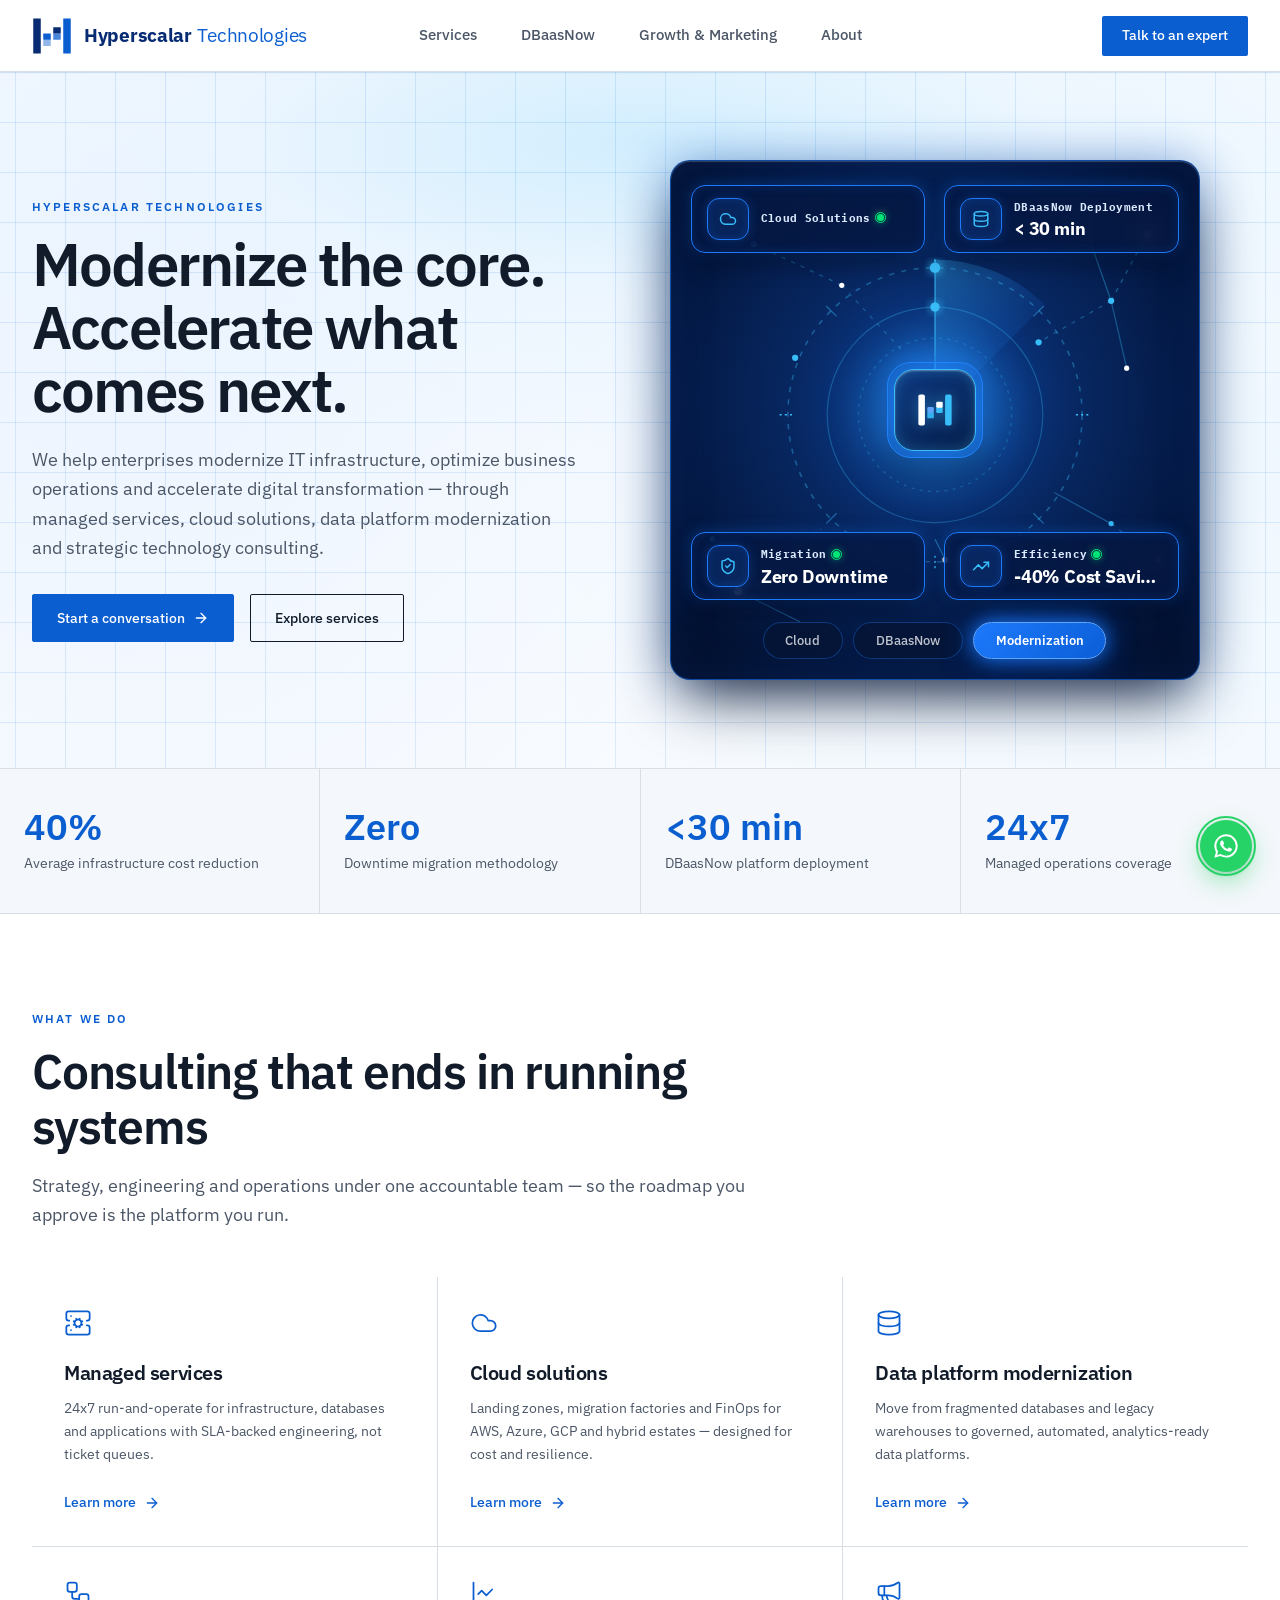
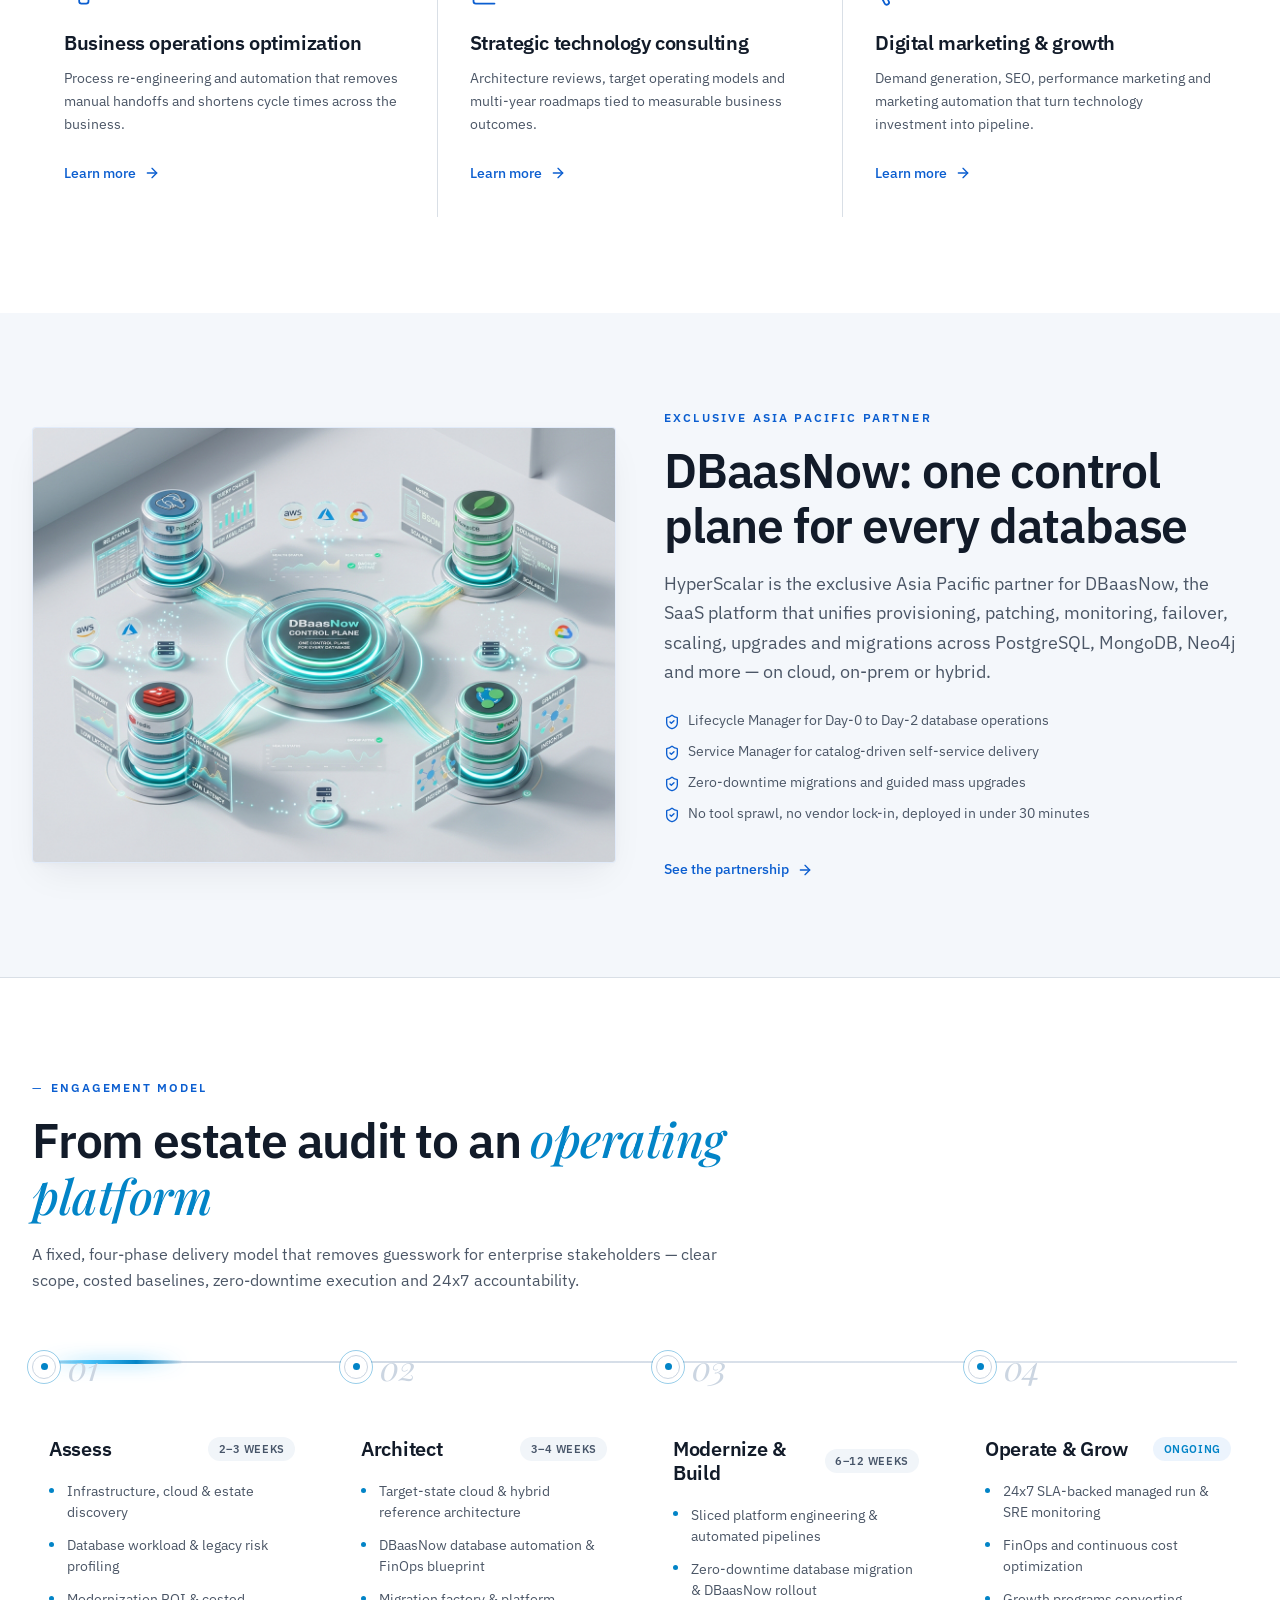
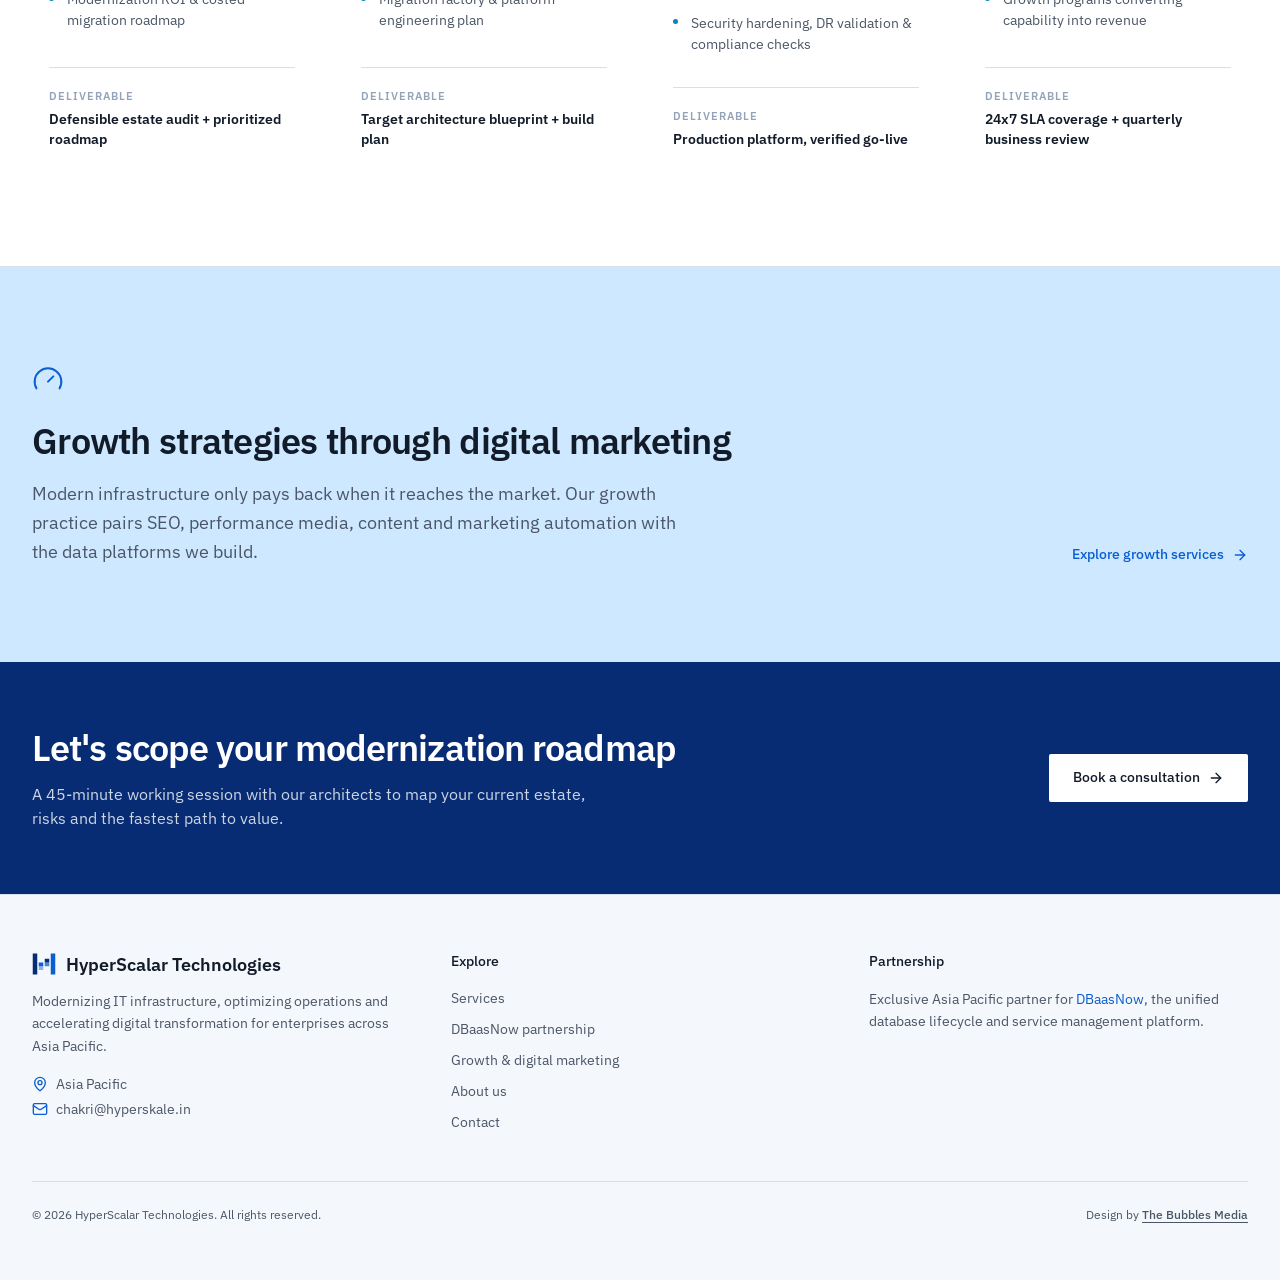
<file: index.html>
<!DOCTYPE html>
<html lang="en">

<head>
  <!-- Google Tag Manager -->
  <script>(function (w, d, s, l, i) {
      w[l] = w[l] || []; w[l].push({
        'gtm.start':
          new Date().getTime(), event: 'gtm.js'
      }); var f = d.getElementsByTagName(s)[0],
        j = d.createElement(s), dl = l != 'dataLayer' ? '&l=' + l : ''; j.async = true; j.src =
          'https://www.googletagmanager.com/gtm.js?id=' + i + dl; f.parentNode.insertBefore(j, f);
    })(window, document, 'script', 'dataLayer', 'GTM-PN576P2M');</script>
  <!-- End Google Tag Manager -->

  <!-- Google tag (gtag.js) -->
  <script async src="https://www.googletagmanager.com/gtag/js?id=G-T5CRFQL74B"></script>
  <script>
    window.dataLayer = window.dataLayer || [];
    function gtag() { dataLayer.push(arguments); }
    gtag('js', new Date());

    gtag('config', 'G-T5CRFQL74B');
  </script>

  <meta charset="utf-8" />
  <meta name="viewport" content="width=device-width, initial-scale=1" />
  <meta name="google-site-verification" content="nQ6vmei-OahR8IhgZ37lwxBaeO1FhGrLLNy7FiWKjac" />
  <title>HyperScalar Technologies — IT Modernization &amp; Digital Transformation</title>
  <meta name="description"
    content="HyperScalar Technologies helps enterprises modernize IT infrastructure, optimize operations and accelerate digital transformation through managed services, cloud, data platforms and strategy." />
  <meta name="author" content="HyperScalar Technologies" />
  <meta name="robots" content="index, follow" />
  <link rel="canonical" href="https://hyperskale.in/" />

  <!-- Open Graph / Facebook -->
  <meta property="og:site_name" content="HyperScalar Technologies" />
  <meta property="og:title" content="HyperScalar Technologies — IT Modernization &amp; Digital Transformation" />
  <meta property="og:description"
    content="HyperScalar Technologies helps enterprises modernize IT infrastructure, optimize operations and accelerate digital transformation through managed services, cloud, data platforms and strategy." />
  <meta property="og:url" content="https://hyperskale.in/" />
  <meta property="og:type" content="website" />
  <meta property="og:image" content="https://hyperskale.in/assets/images/hero.jpg" />

  <!-- Twitter / X -->
  <meta name="twitter:card" content="summary_large_image" />
  <meta name="twitter:title" content="HyperScalar Technologies — IT Modernization &amp; Digital Transformation" />
  <meta name="twitter:description"
    content="HyperScalar Technologies helps enterprises modernize IT infrastructure, optimize operations and accelerate digital transformation through managed services, cloud, data platforms and strategy." />
  <meta name="twitter:image" content="https://hyperskale.in/assets/images/hero.jpg" />

  <!-- Favicon and Manifest -->
  <link rel="icon" href="./favicon.svg" type="image/svg+xml" />
  <link rel="manifest" href="./site.webmanifest" />
  <meta name="theme-color" content="#0b5ed0" />

  <!-- Preconnect & Fonts -->
  <link rel="preconnect" href="https://fonts.googleapis.com" />
  <link rel="preconnect" href="https://fonts.gstatic.com" crossorigin="anonymous" />
  <link
    href="https://fonts.googleapis.com/css2?family=IBM+Plex+Sans:wght@400;500;600;700&amp;family=IBM+Plex+Mono:wght@400;500&amp;family=Playfair+Display:ital,wght@1,500;1,600&amp;display=swap"
    rel="stylesheet" />

  <!-- Preload Critical Hero Image -->
  <link rel="preload" as="image" href="./assets/images/hero.jpg" />

  <!-- Stylesheets -->
  <link rel="stylesheet" href="./assets/css/bootstrap.min.css" />
  <link rel="stylesheet" href="./assets/css/style.css?v=logo_3" />
  <link rel="stylesheet" href="./assets/css/responsive.css" />

  <!-- Structured Data JSON-LD (AEO & GEO optimized) -->
  <script type="application/ld+json">
  {
    "@context": "https://schema.org",
    "@graph": [
      {
        "@type": "Organization",
        "@id": "https://hyperskale.in/#organization",
        "name": "HyperScalar Technologies",
        "url": "https://hyperskale.in/",
        "logo": "https://hyperskale.in/favicon.svg",
        "description": "Enterprise IT modernization, managed services, cloud, data platform modernization and digital growth consulting.",
        "areaServed": "Asia Pacific",
        "contactPoint": {
          "@type": "ContactPoint",
          "email": "chakri@hyperskale.in",
          "contactType": "sales",
          "areaServed": "APAC",
          "availableLanguage": "English"
        }
      },
      {
        "@type": "WebSite",
        "@id": "https://hyperskale.in/#website",
        "url": "https://hyperskale.in/",
        "name": "HyperScalar Technologies",
        "publisher": {
          "@id": "https://hyperskale.in/#organization"
        }
      },
      {
        "@type": "WebPage",
        "@id": "https://hyperskale.in/#webpage",
        "url": "https://hyperskale.in/",
        "name": "HyperScalar Technologies — IT Modernization & Digital Transformation",
        "description": "HyperScalar Technologies helps enterprises modernize IT infrastructure, optimize operations and accelerate digital transformation through managed services, cloud, data platforms and strategy.",
        "isPartOf": {
          "@id": "https://hyperskale.in/#website"
        },
        "about": {
          "@id": "https://hyperskale.in/#organization"
        }
      }
    ]
  }
  </script>
</head>

<body>
  <!-- Google Tag Manager (noscript) -->
  <noscript><iframe src="https://www.googletagmanager.com/ns.html?id=GTM-PN576P2M" height="0" width="0"
      style="display:none;visibility:hidden"></iframe></noscript>
  <!-- End Google Tag Manager (noscript) -->

  <!-- Header -->
  <header class="site-header">
    <div class="site-container">
      <a class="brand-logo-link" href="/" aria-label="Hyperscalar Technologies">
        <svg viewBox="0 0 32 32" width="40" height="40" style="width:40px;height:40px;flex-shrink:0;" class="logo-svg"
          role="img" aria-label="Hyperscalar Technologies" xmlns="http://www.w3.org/2000/svg">
          <rect x="1" y="2" width="6" height="28" fill="#072c73" class="fill-brand-deep"></rect>
          <rect x="25" y="2" width="6" height="28" fill="#0b5ed0" class="fill-brand"></rect>
          <rect x="9" y="19" width="6" height="5" fill="#0b5ed0" class="fill-brand" opacity="0.45"></rect>
          <rect x="17" y="14" width="6" height="5" fill="#0b5ed0" class="fill-brand" opacity="0.75"></rect>
          <rect x="9" y="14" width="6" height="5" fill="#0b5ed0" class="fill-brand"></rect>
          <rect x="17" y="9" width="6" height="5" fill="#072c73" class="fill-brand-deep"></rect>
        </svg>
        <span class="brand-name">
          <span class="brand-name-deep">Hyperscalar</span>
          <span class="brand-name-brand">Technologies</span>
        </span>
      </a>
      <nav class="desktop-nav" aria-label="Main Navigation">
        <a href="/services" class="nav-link-custom">Services</a>
        <a href="/dbaasnow" class="nav-link-custom">DBaasNow</a>
        <a href="/growth" class="nav-link-custom">Growth &amp; Marketing</a>
        <a href="/about" class="nav-link-custom">About</a>
      </nav>
      <div class="header-cta-wrapper">
        <a href="/contact" class="btn-header-cta">Talk to an expert</a>
      </div>
      <button type="button" aria-label="Toggle navigation" aria-expanded="false" class="mobile-nav-toggle">
        <svg xmlns="http://www.w3.org/2000/svg" width="24" height="24" viewBox="0 0 24 24" fill="none"
          stroke="currentColor" stroke-width="2" stroke-linecap="round" stroke-linejoin="round"
          class="lucide lucide-menu" style="width:20px;height:20px;" aria-hidden="true">
          <path d="M4 5h16"></path>
          <path d="M4 12h16"></path>
          <path d="M4 19h16"></path>
        </svg>
      </button>
    </div>
  </header>

  <!-- Mobile Navigation Drawer -->
  <div class="mobile-menu-overlay" aria-hidden="true"></div>
  <div class="mobile-menu-drawer" aria-hidden="true" role="dialog" aria-modal="true" aria-label="Mobile Navigation">
    <nav class="mobile-nav-list">
      <a href="/services" class="mobile-nav-link">Services</a>
      <a href="/dbaasnow" class="mobile-nav-link">DBaasNow</a>
      <a href="/growth" class="mobile-nav-link">Growth &amp; Marketing</a>
      <a href="/about" class="mobile-nav-link">About</a>
    </nav>
    <div class="mobile-menu-cta">
      <a href="/contact" class="btn-brand-primary w-100">Talk to an expert</a>
    </div>
  </div>

  <!-- Main Content -->
  <main>
    <!-- Hero Section -->
    <section class="hero-section">
      <div class="site-container hero-inner-grid">
        <div>
          <p class="section-tag">HyperScalar Technologies</p>
          <h1 class="hero-heading">Modernize the core.<br />Accelerate what comes next.</h1>
          <p class="mt-4 lead-text" style="max-width: 36rem;">We help enterprises modernize IT infrastructure, optimize
            business operations and accelerate digital transformation — through managed services, cloud solutions, data
            platform modernization and strategic technology consulting.</p>
          <div class="mt-4 d-flex flex-wrap gap-3 pt-2">
            <a href="/contact" class="btn-brand-primary">Start a conversation <svg xmlns="http://www.w3.org/2000/svg"
                width="16" height="16" viewBox="0 0 24 24" fill="none" stroke="currentColor" stroke-width="2"
                stroke-linecap="round" stroke-linejoin="round" class="lucide lucide-arrow-right" aria-hidden="true">
                <path d="M5 12h14"></path>
                <path d="m12 5 7 7-7 7"></path>
              </svg></a>
            <a href="/services" class="btn-outline-ink">Explore services</a>
          </div>
        </div>
        <!-- Cybernetic Architecture & Cloud Modernization Visualizer (Matches Picture 1) -->
        <div class="cyber-hero-card" role="region"
          aria-label="HyperScalar Technologies Modernization Architecture & DBaasNow Engine Visualizer">
          <!-- Background SVG Graphics: Constellation Nodes + Radar Circles + Orbital Beacons -->
          <div class="cyber-card-bg" aria-hidden="true">
            <svg class="cyber-bg-svg" viewBox="0 0 500 500" fill="none" xmlns="http://www.w3.org/2000/svg">
              <!-- Radial Gradients & Glow Filters -->
              <defs>
                <radialGradient id="centerGlow" cx="50%" cy="48%" r="50%">
                  <stop offset="0%" stop-color="#1d7afc" stop-opacity="0.65" />
                  <stop offset="35%" stop-color="#0d47a1" stop-opacity="0.35" />
                  <stop offset="70%" stop-color="#082860" stop-opacity="0.15" />
                  <stop offset="100%" stop-color="#041436" stop-opacity="0" />
                </radialGradient>
                <linearGradient id="radarSweepGrad" x1="0%" y1="0%" x2="100%" y2="100%">
                  <stop offset="0%" stop-color="#38bdf8" stop-opacity="0.35" />
                  <stop offset="70%" stop-color="#1d7afc" stop-opacity="0.08" />
                  <stop offset="100%" stop-color="#1d7afc" stop-opacity="0" />
                </linearGradient>
                <filter id="neonGlow" x="-30%" y="-30%" width="160%" height="160%">
                  <feGaussianBlur stdDeviation="3.5" result="blur" />
                  <feComposite in="SourceGraphic" in2="blur" operator="over" />
                </filter>
                <filter id="beaconGlow" x="-50%" y="-50%" width="200%" height="200%">
                  <feGaussianBlur stdDeviation="4.5" result="blur" />
                  <feComposite in="SourceGraphic" in2="blur" operator="over" />
                </filter>
              </defs>

              <!-- Central Ambient Glow Spot -->
              <circle cx="250" cy="245" r="195" fill="url(#centerGlow)" class="cyber-ambient-glow" />

              <!-- Constellation Lines & Mesh Network with data streaming -->
              <!-- Top-Left Links -->
              <line x1="75" y1="80" x2="160" y2="120" stroke="rgba(56, 189, 248, 0.35)" stroke-width="1.2"
                class="cyber-stream-line" />
              <line x1="160" y1="120" x2="220" y2="185" stroke="rgba(56, 189, 248, 0.3)" stroke-width="1.2"
                class="cyber-stream-line" />

              <!-- Top-Right Constellation Triangles (Matching Picture 2) -->
              <line x1="390" y1="50" x2="455" y2="70" stroke="rgba(56, 189, 248, 0.4)" stroke-width="1.2"
                class="cyber-stream-line" />
              <line x1="455" y1="70" x2="420" y2="135" stroke="rgba(56, 189, 248, 0.4)" stroke-width="1.2"
                class="cyber-stream-line" />
              <line x1="390" y1="50" x2="420" y2="135" stroke="rgba(56, 189, 248, 0.4)" stroke-width="1.2" />
              <line x1="420" y1="135" x2="350" y2="175" stroke="rgba(56, 189, 248, 0.35)" stroke-width="1.2"
                class="cyber-stream-line" />
              <line x1="420" y1="135" x2="435" y2="200" stroke="rgba(56, 189, 248, 0.35)" stroke-width="1.2" />

              <!-- Bottom-Left Constellation Mesh -->
              <line x1="35" y1="365" x2="60" y2="415" stroke="rgba(56, 189, 248, 0.4)" stroke-width="1.2"
                class="cyber-stream-line" />
              <line x1="60" y1="415" x2="90" y2="405" stroke="rgba(56, 189, 248, 0.45)" stroke-width="1.2" />
              <line x1="90" y1="405" x2="140" y2="355" stroke="rgba(56, 189, 248, 0.35)" stroke-width="1.2"
                class="cyber-stream-line" />
              <line x1="60" y1="415" x2="120" y2="445" stroke="rgba(56, 189, 248, 0.35)" stroke-width="1.2" />

              <!-- Bottom-Right Constellation Mesh -->
              <line x1="420" y1="350" x2="465" y2="385" stroke="rgba(56, 189, 248, 0.35)" stroke-width="1.2"
                class="cyber-stream-line" />
              <line x1="365" y1="320" x2="420" y2="350" stroke="rgba(56, 189, 248, 0.35)" stroke-width="1.2" />
              <line x1="250" y1="365" x2="260" y2="385" stroke="rgba(56, 189, 248, 0.45)" stroke-width="1.2" />

              <!-- Glowing Constellation Star Nodes -->
              <circle cx="75" cy="80" r="3" fill="#38bdf8" class="star-twinkle-1" />
              <circle cx="160" cy="120" r="2.5" fill="#ffffff" class="star-twinkle-2" />
              <circle cx="390" cy="50" r="3" fill="#38bdf8" class="star-twinkle-1" />
              <circle cx="455" cy="70" r="4" fill="#ffffff" filter="url(#beaconGlow)" class="star-twinkle-3" />
              <circle cx="420" cy="135" r="3" fill="#38bdf8" class="star-twinkle-2" />
              <circle cx="435" cy="200" r="2.5" fill="#ffffff" class="star-twinkle-1" />
              <circle cx="350" cy="175" r="3" fill="#38bdf8" class="star-twinkle-2" />
              <circle cx="115" cy="190" r="3" fill="#38bdf8" class="star-twinkle-3" />
              <circle cx="35" cy="365" r="2.5" fill="#38bdf8" class="star-twinkle-1" />
              <circle cx="60" cy="415" r="4" fill="#ffffff" filter="url(#beaconGlow)" class="star-twinkle-3" />
              <circle cx="90" cy="405" r="3" fill="#38bdf8" class="star-twinkle-2" />
              <circle cx="260" cy="385" r="3" fill="#ffffff" class="star-twinkle-1" />
              <circle cx="420" cy="350" r="2.5" fill="#38bdf8" class="star-twinkle-2" />
              <circle cx="465" cy="385" r="3" fill="#ffffff" class="star-twinkle-3" />

              <!-- Concentric Radar / Orbital Rings centered at (250, 245) -->
              <!-- Mid Subtle Static Reference Ring -->
              <circle cx="250" cy="245" r="104" stroke="rgba(56, 189, 248, 0.3)" stroke-width="1.2" />

              <!-- Animated Outer Rotating Radar Group -->
              <g class="cyber-radar-outer-group">
                <circle cx="250" cy="245" r="142" stroke="rgba(56, 189, 248, 0.38)" stroke-width="1.5"
                  stroke-dasharray="5 7" />
                <!-- Radiating Axis Ticks on Outer Ring -->
                <line x1="250" y1="95" x2="250" y2="109" stroke="#38bdf8" stroke-width="1.5" stroke-dasharray="2 3" />
                <line x1="250" y1="381" x2="250" y2="395" stroke="#38bdf8" stroke-width="1.5" stroke-dasharray="2 3" />
                <line x1="100" y1="245" x2="114" y2="245" stroke="#38bdf8" stroke-width="1.5" stroke-dasharray="2 3" />
                <line x1="386" y1="245" x2="400" y2="245" stroke="#38bdf8" stroke-width="1.5" stroke-dasharray="2 3" />
                <!-- Diagonal Ticks (45, 135, 225, 315 deg) -->
                <line x1="145" y1="140" x2="155" y2="150" stroke="rgba(56, 189, 248, 0.45)" stroke-width="1.2" />
                <line x1="345" y1="150" x2="355" y2="140" stroke="rgba(56, 189, 248, 0.45)" stroke-width="1.2" />
                <line x1="145" y1="350" x2="155" y2="340" stroke="rgba(56, 189, 248, 0.45)" stroke-width="1.2" />
                <line x1="345" y1="340" x2="355" y2="350" stroke="rgba(56, 189, 248, 0.45)" stroke-width="1.2" />
              </g>

              <!-- Animated Inner Rotating Orbit Group (Counter-Rotation) -->
              <g class="cyber-radar-inner-group">
                <circle cx="250" cy="245" r="74" stroke="rgba(56, 189, 248, 0.28)" stroke-width="1.2"
                  stroke-dasharray="3 5" />
              </g>

              <!-- Rotating Radar Scanner Sweep Beam -->
              <g class="cyber-radar-scanner">
                <path d="M250 245 L250 95 A150 150 0 0 1 356 139 Z" fill="url(#radarSweepGrad)" />
                <line x1="250" y1="245" x2="250" y2="95" stroke="#38bdf8" stroke-width="1.5" opacity="0.65" />
              </g>

              <!-- Orbital Glowing Beacons Group (At 12 O'Clock, Exactly Matching Picture 2) -->
              <g class="cyber-beacons-orbit-group">
                <circle cx="250" cy="103" r="5" fill="#38bdf8" filter="url(#beaconGlow)" class="orbital-beacon-outer" />
                <circle cx="250" cy="141" r="4.5" fill="#38bdf8" filter="url(#beaconGlow)"
                  class="orbital-beacon-inner" />
              </g>
            </svg>
          </div>

          <!-- Top Floating Metric Cards Row (Cloud Core & DBaasNow Engine) -->
          <div class="cyber-cards-row cyber-row-top">
            <!-- Card 1: Top-Left (Cloud Core) -->
            <div class="cyber-metric-card" id="cardCloud" data-card="cloud">
              <div class="card-icon-box">
                <svg xmlns="http://www.w3.org/2000/svg" width="18" height="18" viewBox="0 0 24 24" fill="none"
                  stroke="currentColor" stroke-width="2" stroke-linecap="round" stroke-linejoin="round"
                  class="lucide lucide-cloud">
                  <path d="M17.5 19H9a7 7 0 1 1 6.71-9h1.79a4.5 4.5 0 1 1 0 9Z" />
                </svg>
              </div>
              <div class="card-content">
                <div class="card-label-row">
                  <span class="card-label">Cloud Solutions</span>
                  <span class="card-live-dot" aria-hidden="true"></span>
                </div>
                <!-- <div class="card-value">99.999% SLA</div> -->
              </div>
            </div>

            <!-- Card 2: Top-Right (DBaasNow Engine) -->
            <div class="cyber-metric-card" id="cardDbaas" data-card="dbaas">
              <div class="card-icon-box">
                <svg xmlns="http://www.w3.org/2000/svg" width="18" height="18" viewBox="0 0 24 24" fill="none"
                  stroke="currentColor" stroke-width="2" stroke-linecap="round" stroke-linejoin="round"
                  class="lucide lucide-database">
                  <ellipse cx="12" cy="5" rx="9" ry="3" />
                  <path d="M3 5v14c0 1.66 4 3 9 3s9-1.34 9-3V5" />
                  <path d="M3 12c0 1.66 4 3 9 3s9-1.34 9-3" />
                </svg>
              </div>
              <div class="card-content">
                <div class="card-label-row">
                  <span class="card-label">DBaasNow Deployment</span>
                </div>
                <div class="card-value">&lt; 30 min</div>
              </div>
            </div>
          </div>

          <!-- Central Core Node: HyperScalar Logo Badge (Matches Picture 1) -->
          <div class="cyber-center-badge" aria-label="HyperScalar Technologies Engine Core">
            <div class="badge-halo" aria-hidden="true"></div>
            <div class="badge-outer-frame">
              <div class="badge-inner-glass">
                <svg viewBox="0 0 32 32" width="38" height="38" fill="none" xmlns="http://www.w3.org/2000/svg"
                  class="badge-logo-svg" role="img" aria-label="HyperScalar Logo">
                  <!-- White Left Bar -->
                  <rect x="2" y="3" width="5.5" height="26" rx="1.5" fill="#ffffff" />
                  <!-- Sky Blue Right Bar -->
                  <rect x="24.5" y="3" width="5.5" height="26" rx="1.5" fill="#38bdf8" />
                  <!-- Stepped Center Segments matching Picture 1 -->
                  <rect x="9.5" y="18" width="5.5" height="5" rx="1" fill="#38bdf8" opacity="0.9" />
                  <rect x="17" y="13.5" width="5.5" height="5" rx="1" fill="#38bdf8" />
                  <rect x="9.5" y="13.5" width="5.5" height="5" rx="1" fill="#60a5fa" />
                  <rect x="17" y="9" width="5.5" height="5" rx="1" fill="#ffffff" />
                </svg>
              </div>
            </div>
          </div>

          <!-- Bottom Floating Metric Cards Row (Migration & Efficiency) -->
          <div class="cyber-cards-row cyber-row-bottom">
            <!-- Card 3: Bottom-Left (Migration) -->
            <div class="cyber-metric-card" id="cardMigration" data-card="migration">
              <div class="card-icon-box">
                <svg xmlns="http://www.w3.org/2000/svg" width="18" height="18" viewBox="0 0 24 24" fill="none"
                  stroke="currentColor" stroke-width="2" stroke-linecap="round" stroke-linejoin="round"
                  class="lucide lucide-shield-check">
                  <path
                    d="M20 13c0 5-3.5 7.5-7.66 8.95a1 1 0 0 1-.67-.01C7.5 20.5 4 18 4 13V6a1 1 0 0 1 1-1c2 0 4.5-1.2 6.24-2.72a1.17 1.17 0 0 1 1.52 0C14.5 4.8 17 6 19 6a1 1 0 0 1 1 1z" />
                  <path d="m9 12 2 2 4-4" />
                </svg>
              </div>
              <div class="card-content">
                <div class="card-label-row">
                  <span class="card-label">Migration</span>
                  <span class="card-live-dot" aria-hidden="true"></span>
                </div>
                <div class="card-value">Zero Downtime</div>
              </div>
            </div>

            <!-- Card 4: Bottom-Right (Efficiency) -->
            <div class="cyber-metric-card" id="cardEfficiency" data-card="efficiency">
              <div class="card-icon-box">
                <svg xmlns="http://www.w3.org/2000/svg" width="18" height="18" viewBox="0 0 24 24" fill="none"
                  stroke="currentColor" stroke-width="2" stroke-linecap="round" stroke-linejoin="round"
                  class="lucide lucide-trending-up">
                  <polyline points="22 7 13.5 15.5 8.5 10.5 2 17" />
                  <polyline points="16 7 22 7 22 13" />
                </svg>
              </div>
              <div class="card-content">
                <div class="card-label-row">
                  <span class="card-label">Efficiency</span>
                  <span class="card-live-dot" aria-hidden="true"></span>
                </div>
                <div class="card-value">-40% Cost Savings</div>
              </div>
            </div>
          </div>

          <!-- Bottom Pill Switcher / Perspectives Bar -->
          <div class="cyber-tabs-bar" role="tablist" aria-label="Modernization Perspectives">
            <button type="button" class="cyber-tab-pill" data-mode="cloud" role="tab" aria-selected="false">
              Cloud
            </button>
            <button type="button" class="cyber-tab-pill" data-mode="dbaas" role="tab" aria-selected="false">
              DBaasNow
            </button>
            <button type="button" class="cyber-tab-pill active" data-mode="modernization" role="tab"
              aria-selected="true">
              Modernization
            </button>
          </div>
        </div>
      </div>
    </section>

    <!-- Stats Bar -->
    <section class="stats-section">
      <div class="site-container p-0">
        <div class="stats-grid">
          <div class="stat-item">
            <p class="stat-number" data-stat-target="40%">40%</p>
            <p class="stat-label">Average infrastructure cost reduction</p>
          </div>
          <div class="stat-item">
            <p class="stat-number" data-stat-target="Zero">Zero</p>
            <p class="stat-label">Downtime migration methodology</p>
          </div>
          <div class="stat-item">
            <p class="stat-number" data-stat-target="<30 min">&lt;30 min</p>
            <p class="stat-label">DBaasNow platform deployment</p>
          </div>
          <div class="stat-item">
            <p class="stat-number" data-stat-target="24x7">24x7</p>
            <p class="stat-label">Managed operations coverage</p>
          </div>
        </div>
      </div>
    </section>

    <!-- Services Grid (What we do) -->
    <section class="bg-background section-padding">
      <div class="site-container">
        <div style="max-width: 48rem;">
          <p class="section-tag">What we do</p>
          <h2 class="section-heading-large">Consulting that ends in running systems</h2>
          <p class="mt-3 lead-text">Strategy, engineering and operations under one accountable team — so the roadmap you
            approve is the platform you run.</p>
        </div>
        <div class="mt-5 border-card-grid-3">
          <!-- 1. Managed services -->
          <article class="service-card">
            <svg xmlns="http://www.w3.org/2000/svg" width="28" height="28" viewBox="0 0 24 24" fill="none"
              stroke="currentColor" stroke-width="1.5" stroke-linecap="round" stroke-linejoin="round"
              class="lucide lucide-server-cog text-brand" aria-hidden="true">
              <path d="m10.852 14.772-.383.923"></path>
              <path d="M13.148 14.772a3 3 0 1 0-2.296-5.544l-.383-.923"></path>
              <path d="m13.148 9.228.383-.923"></path>
              <path d="m13.53 15.696-.382-.924a3 3 0 1 1-2.296-5.544"></path>
              <path d="m14.772 10.852.923-.383"></path>
              <path d="m14.772 13.148.923.383"></path>
              <path d="M4.5 10H4a2 2 0 0 1-2-2V4a2 2 0 0 1 2-2h16a2 2 0 0 1 2 2v4a2 2 0 0 1-2 2h-.5"></path>
              <path d="M4.5 14H4a2 2 0 0 0-2 2v4a2 2 0 0 0 2 2h16a2 2 0 0 0 2-2v-4a2 2 0 0 0-2-2h-.5"></path>
              <path d="M6 18h.01"></path>
              <path d="M6 6h.01"></path>
              <path d="m9.228 10.852-.923-.383"></path>
              <path d="m9.228 13.148-.923.383"></path>
            </svg>
            <h3 class="card-title">Managed services</h3>
            <p class="card-text">24x7 run-and-operate for infrastructure, databases and applications with SLA-backed
              engineering, not ticket queues.</p>
            <div class="card-action">
              <a href="/services" class="link-arrow">Learn more<svg xmlns="http://www.w3.org/2000/svg" width="16"
                  height="16" viewBox="0 0 24 24" fill="none" stroke="currentColor" stroke-width="2"
                  stroke-linecap="round" stroke-linejoin="round" class="lucide lucide-arrow-right" aria-hidden="true">
                  <path d="M5 12h14"></path>
                  <path d="m12 5 7 7-7 7"></path>
                </svg></a>
            </div>
          </article>

          <!-- 2. Cloud solutions -->
          <article class="service-card">
            <svg xmlns="http://www.w3.org/2000/svg" width="28" height="28" viewBox="0 0 24 24" fill="none"
              stroke="currentColor" stroke-width="1.5" stroke-linecap="round" stroke-linejoin="round"
              class="lucide lucide-cloud text-brand" aria-hidden="true">
              <path d="M17.5 19H9a7 7 0 1 1 6.71-9h1.79a4.5 4.5 0 1 1 0 9Z"></path>
            </svg>
            <h3 class="card-title">Cloud solutions</h3>
            <p class="card-text">Landing zones, migration factories and FinOps for AWS, Azure, GCP and hybrid estates —
              designed for cost and resilience.</p>
            <div class="card-action">
              <a href="/services" class="link-arrow">Learn more<svg xmlns="http://www.w3.org/2000/svg" width="16"
                  height="16" viewBox="0 0 24 24" fill="none" stroke="currentColor" stroke-width="2"
                  stroke-linecap="round" stroke-linejoin="round" class="lucide lucide-arrow-right" aria-hidden="true">
                  <path d="M5 12h14"></path>
                  <path d="m12 5 7 7-7 7"></path>
                </svg></a>
            </div>
          </article>

          <!-- 3. Data platform modernization -->
          <article class="service-card">
            <svg xmlns="http://www.w3.org/2000/svg" width="28" height="28" viewBox="0 0 24 24" fill="none"
              stroke="currentColor" stroke-width="1.5" stroke-linecap="round" stroke-linejoin="round"
              class="lucide lucide-database text-brand" aria-hidden="true">
              <ellipse cx="12" cy="5" rx="9" ry="3"></ellipse>
              <path d="M3 5V19A9 3 0 0 0 21 19V5"></path>
              <path d="M3 12A9 3 0 0 0 21 12"></path>
            </svg>
            <h3 class="card-title">Data platform modernization</h3>
            <p class="card-text">Move from fragmented databases and legacy warehouses to governed, automated,
              analytics-ready data platforms.</p>
            <div class="card-action">
              <a href="/services" class="link-arrow">Learn more<svg xmlns="http://www.w3.org/2000/svg" width="16"
                  height="16" viewBox="0 0 24 24" fill="none" stroke="currentColor" stroke-width="2"
                  stroke-linecap="round" stroke-linejoin="round" class="lucide lucide-arrow-right" aria-hidden="true">
                  <path d="M5 12h14"></path>
                  <path d="m12 5 7 7-7 7"></path>
                </svg></a>
            </div>
          </article>

          <!-- 4. Business operations optimization -->
          <article class="service-card">
            <svg xmlns="http://www.w3.org/2000/svg" width="28" height="28" viewBox="0 0 24 24" fill="none"
              stroke="currentColor" stroke-width="1.5" stroke-linecap="round" stroke-linejoin="round"
              class="lucide lucide-workflow text-brand" aria-hidden="true">
              <rect width="8" height="8" x="3" y="3" rx="2"></rect>
              <path d="M7 11v4a2 2 0 0 0 2 2h4"></path>
              <rect width="8" height="8" x="13" y="13" rx="2"></rect>
            </svg>
            <h3 class="card-title">Business operations optimization</h3>
            <p class="card-text">Process re-engineering and automation that removes manual handoffs and shortens cycle
              times across the business.</p>
            <div class="card-action">
              <a href="/services" class="link-arrow">Learn more<svg xmlns="http://www.w3.org/2000/svg" width="16"
                  height="16" viewBox="0 0 24 24" fill="none" stroke="currentColor" stroke-width="2"
                  stroke-linecap="round" stroke-linejoin="round" class="lucide lucide-arrow-right" aria-hidden="true">
                  <path d="M5 12h14"></path>
                  <path d="m12 5 7 7-7 7"></path>
                </svg></a>
            </div>
          </article>

          <!-- 5. Strategic technology consulting -->
          <article class="service-card">
            <svg xmlns="http://www.w3.org/2000/svg" width="28" height="28" viewBox="0 0 24 24" fill="none"
              stroke="currentColor" stroke-width="1.5" stroke-linecap="round" stroke-linejoin="round"
              class="lucide lucide-chart-line text-brand" aria-hidden="true">
              <path d="M3 3v16a2 2 0 0 0 2 2h16"></path>
              <path d="m19 9-5 5-4-4-3 3"></path>
            </svg>
            <h3 class="card-title">Strategic technology consulting</h3>
            <p class="card-text">Architecture reviews, target operating models and multi-year roadmaps tied to
              measurable business outcomes.</p>
            <div class="card-action">
              <a href="/services" class="link-arrow">Learn more<svg xmlns="http://www.w3.org/2000/svg" width="16"
                  height="16" viewBox="0 0 24 24" fill="none" stroke="currentColor" stroke-width="2"
                  stroke-linecap="round" stroke-linejoin="round" class="lucide lucide-arrow-right" aria-hidden="true">
                  <path d="M5 12h14"></path>
                  <path d="m12 5 7 7-7 7"></path>
                </svg></a>
            </div>
          </article>

          <!-- 6. Digital marketing & growth -->
          <article class="service-card">
            <svg xmlns="http://www.w3.org/2000/svg" width="28" height="28" viewBox="0 0 24 24" fill="none"
              stroke="currentColor" stroke-width="1.5" stroke-linecap="round" stroke-linejoin="round"
              class="lucide lucide-megaphone text-brand" aria-hidden="true">
              <path
                d="M11 6a13 13 0 0 0 8.4-2.8A1 1 0 0 1 21 4v12a1 1 0 0 1-1.6.8A13 13 0 0 0 11 14H5a2 2 0 0 1-2-2V8a2 2 0 0 1 2-2z">
              </path>
              <path d="M6 14a12 12 0 0 0 2.4 7.2 2 2 0 0 0 3.2-2.4A8 8 0 0 1 10 14"></path>
              <path d="M8 6v8"></path>
            </svg>
            <h3 class="card-title">Digital marketing &amp; growth</h3>
            <p class="card-text">Demand generation, SEO, performance marketing and marketing automation that turn
              technology investment into pipeline.</p>
            <div class="card-action">
              <a href="/services" class="link-arrow">Learn more<svg xmlns="http://www.w3.org/2000/svg" width="16"
                  height="16" viewBox="0 0 24 24" fill="none" stroke="currentColor" stroke-width="2"
                  stroke-linecap="round" stroke-linejoin="round" class="lucide lucide-arrow-right" aria-hidden="true">
                  <path d="M5 12h14"></path>
                  <path d="m12 5 7 7-7 7"></path>
                </svg></a>
            </div>
          </article>
        </div>
      </div>
    </section>

    <!-- DBaasNow Section -->
    <section class="bg-surface section-padding">
      <div class="site-container">
        <div class="row align-items-center g-5">
          <div class="col-lg-6">
            <img src="./assets/images/dbaasnow-architecture.jpg"
              alt="DBaasNow unified multi-cloud database control plane and lifecycle management architecture"
              width="1400" height="1000" loading="lazy" class="w-100 object-fit-cover dbaasnow-feature-img" />
          </div>
          <div class="col-lg-6">
            <p class="section-tag">Exclusive Asia Pacific partner</p>
            <h2 class="section-heading-large">DBaasNow: one control plane for every database</h2>
            <p class="mt-3 lead-text">HyperScalar is the exclusive Asia Pacific partner for DBaasNow, the SaaS platform
              that unifies provisioning, patching, monitoring, failover, scaling, upgrades and migrations across
              PostgreSQL, MongoDB, Neo4j and more — on cloud, on-prem or hybrid.</p>
            <ul class="mt-4 service-bullet-list">
              <li class="d-flex align-items-start gap-2">
                <svg xmlns="http://www.w3.org/2000/svg" width="16" height="16" viewBox="0 0 24 24" fill="none"
                  stroke="currentColor" stroke-width="2" stroke-linecap="round" stroke-linejoin="round"
                  class="lucide lucide-shield-check text-brand flex-shrink-0 mt-1" aria-hidden="true">
                  <path
                    d="M20 13c0 5-3.5 7.5-7.66 8.95a1 1 0 0 1-.67-.01C7.5 20.5 4 18 4 13V6a1 1 0 0 1 1-1c2 0 4.5-1.2 6.24-2.72a1.17 1.17 0 0 1 1.52 0C14.51 3.81 17 5 19 5a1 1 0 0 1 1 1z">
                  </path>
                  <path d="m9 12 2 2 4-4"></path>
                </svg>
                <span>Lifecycle Manager for Day-0 to Day-2 database operations</span>
              </li>
              <li class="d-flex align-items-start gap-2">
                <svg xmlns="http://www.w3.org/2000/svg" width="16" height="16" viewBox="0 0 24 24" fill="none"
                  stroke="currentColor" stroke-width="2" stroke-linecap="round" stroke-linejoin="round"
                  class="lucide lucide-shield-check text-brand flex-shrink-0 mt-1" aria-hidden="true">
                  <path
                    d="M20 13c0 5-3.5 7.5-7.66 8.95a1 1 0 0 1-.67-.01C7.5 20.5 4 18 4 13V6a1 1 0 0 1 1-1c2 0 4.5-1.2 6.24-2.72a1.17 1.17 0 0 1 1.52 0C14.51 3.81 17 5 19 5a1 1 0 0 1 1 1z">
                  </path>
                  <path d="m9 12 2 2 4-4"></path>
                </svg>
                <span>Service Manager for catalog-driven self-service delivery</span>
              </li>
              <li class="d-flex align-items-start gap-2">
                <svg xmlns="http://www.w3.org/2000/svg" width="16" height="16" viewBox="0 0 24 24" fill="none"
                  stroke="currentColor" stroke-width="2" stroke-linecap="round" stroke-linejoin="round"
                  class="lucide lucide-shield-check text-brand flex-shrink-0 mt-1" aria-hidden="true">
                  <path
                    d="M20 13c0 5-3.5 7.5-7.66 8.95a1 1 0 0 1-.67-.01C7.5 20.5 4 18 4 13V6a1 1 0 0 1 1-1c2 0 4.5-1.2 6.24-2.72a1.17 1.17 0 0 1 1.52 0C14.51 3.81 17 5 19 5a1 1 0 0 1 1 1z">
                  </path>
                  <path d="m9 12 2 2 4-4"></path>
                </svg>
                <span>Zero-downtime migrations and guided mass upgrades</span>
              </li>
              <li class="d-flex align-items-start gap-2">
                <svg xmlns="http://www.w3.org/2000/svg" width="16" height="16" viewBox="0 0 24 24" fill="none"
                  stroke="currentColor" stroke-width="2" stroke-linecap="round" stroke-linejoin="round"
                  class="lucide lucide-shield-check text-brand flex-shrink-0 mt-1" aria-hidden="true">
                  <path
                    d="M20 13c0 5-3.5 7.5-7.66 8.95a1 1 0 0 1-.67-.01C7.5 20.5 4 18 4 13V6a1 1 0 0 1 1-1c2 0 4.5-1.2 6.24-2.72a1.17 1.17 0 0 1 1.52 0C14.51 3.81 17 5 19 5a1 1 0 0 1 1 1z">
                  </path>
                  <path d="m9 12 2 2 4-4"></path>
                </svg>
                <span>No tool sprawl, no vendor lock-in, deployed in under 30 minutes</span>
              </li>
            </ul>
            <div class="mt-4 pt-2">
              <a href="/dbaasnow" class="link-arrow">See the partnership<svg xmlns="http://www.w3.org/2000/svg"
                  width="16" height="16" viewBox="0 0 24 24" fill="none" stroke="currentColor" stroke-width="2"
                  stroke-linecap="round" stroke-linejoin="round" class="lucide lucide-arrow-right" aria-hidden="true">
                  <path d="M5 12h14"></path>
                  <path d="m12 5 7 7-7 7"></path>
                </svg></a>
            </div>
          </div>
        </div>
      </div>
    </section>

    <!-- Engagement Model Section (Matches Reference Image) -->
    <section class="engagement-section section-padding bg-background">
      <div class="site-container">
        <!-- Header -->
        <div class="engagement-header">
          <p class="engagement-tag">
            <span class="tag-dash" aria-hidden="true">—</span> ENGAGEMENT MODEL
          </p>
          <h2 class="engagement-heading">
            From estate audit to an <span class="heading-serif-italic">operating platform</span>
          </h2>
          <p class="engagement-lead">
            A fixed, four-phase delivery model that removes guesswork for enterprise stakeholders — clear scope, costed
            baselines, zero-downtime execution and 24x7 accountability.
          </p>
        </div>

        <!-- 4-Phase Timeline Grid -->
        <div class="engagement-timeline-wrapper">
          <!-- Desktop Horizontal Timeline Track & Nodes -->
          <div class="engagement-timeline-track" aria-hidden="true">
            <div class="timeline-node" data-step="1">
              <span class="timeline-dot"><span class="dot-core"></span></span>
              <span class="timeline-watermark">01</span>
            </div>
            <div class="timeline-node" data-step="2">
              <span class="timeline-dot"><span class="dot-core"></span></span>
              <span class="timeline-watermark">02</span>
            </div>
            <div class="timeline-node" data-step="3">
              <span class="timeline-dot"><span class="dot-core"></span></span>
              <span class="timeline-watermark">03</span>
            </div>
            <div class="timeline-node" data-step="4">
              <span class="timeline-dot"><span class="dot-core"></span></span>
              <span class="timeline-watermark">04</span>
            </div>
          </div>

          <!-- 4 Phase Cards Grid -->
          <div class="engagement-grid">
            <!-- Phase 1: Assess -->
            <div class="engagement-phase-card" data-step="1">
              <div class="phase-header">
                <div class="d-flex align-items-center gap-2">
                  <span class="phase-step-tag d-lg-none" aria-hidden="true">01</span>
                  <h3 class="phase-title">Assess</h3>
                </div>
                <span class="phase-badge">2–3 WEEKS</span>
              </div>
              <ul class="phase-bullets">
                <li>Infrastructure, cloud &amp; estate discovery</li>
                <li>Database workload &amp; legacy risk profiling</li>
                <li>Modernization ROI &amp; costed migration roadmap</li>
              </ul>
              <div class="phase-deliverable">
                <span class="deliverable-label">DELIVERABLE</span>
                <p class="deliverable-text">Defensible estate audit + prioritized roadmap</p>
              </div>
            </div>

            <!-- Phase 2: Architect -->
            <div class="engagement-phase-card" data-step="2">
              <div class="phase-header">
                <div class="d-flex align-items-center gap-2">
                  <span class="phase-step-tag d-lg-none" aria-hidden="true">02</span>
                  <h3 class="phase-title">Architect</h3>
                </div>
                <span class="phase-badge">3–4 WEEKS</span>
              </div>
              <ul class="phase-bullets">
                <li>Target-state cloud &amp; hybrid reference architecture</li>
                <li>DBaasNow database automation &amp; FinOps blueprint</li>
                <li>Migration factory &amp; platform engineering plan</li>
              </ul>
              <div class="phase-deliverable">
                <span class="deliverable-label">DELIVERABLE</span>
                <p class="deliverable-text">Target architecture blueprint + build plan</p>
              </div>
            </div>

            <!-- Phase 3: Modernize & Build -->
            <div class="engagement-phase-card" data-step="3">
              <div class="phase-header">
                <div class="d-flex align-items-center gap-2">
                  <span class="phase-step-tag d-lg-none" aria-hidden="true">03</span>
                  <h3 class="phase-title">Modernize &amp; Build</h3>
                </div>
                <span class="phase-badge">6–12 WEEKS</span>
              </div>
              <ul class="phase-bullets">
                <li>Sliced platform engineering &amp; automated pipelines</li>
                <li>Zero-downtime database migration &amp; DBaasNow rollout</li>
                <li>Security hardening, DR validation &amp; compliance checks</li>
              </ul>
              <div class="phase-deliverable">
                <span class="deliverable-label">DELIVERABLE</span>
                <p class="deliverable-text">Production platform, verified go-live</p>
              </div>
            </div>

            <!-- Phase 4: Operate & Grow -->
            <div class="engagement-phase-card" data-step="4">
              <div class="phase-header">
                <div class="d-flex align-items-center gap-2">
                  <span class="phase-step-tag d-lg-none" aria-hidden="true">04</span>
                  <h3 class="phase-title">Operate &amp; Grow</h3>
                </div>
                <span class="phase-badge phase-badge-ongoing">ONGOING</span>
              </div>
              <ul class="phase-bullets">
                <li>24x7 SLA-backed managed run &amp; SRE monitoring</li>
                <li>FinOps and continuous cost optimization</li>
                <li>Growth programs converting capability into revenue</li>
              </ul>
              <div class="phase-deliverable">
                <span class="deliverable-label">DELIVERABLE</span>
                <p class="deliverable-text">24x7 SLA coverage + quarterly business review</p>
              </div>
            </div>
          </div>
        </div>
      </div>
    </section>

    <!-- Growth strategies section -->
    <section class="bg-brand-soft section-padding">
      <div class="site-container">
        <div class="row align-items-end g-4">
          <div class="col-lg-8">
            <svg xmlns="http://www.w3.org/2000/svg" width="32" height="32" viewBox="0 0 24 24" fill="none"
              stroke="currentColor" stroke-width="1.5" stroke-linecap="round" stroke-linejoin="round"
              class="lucide lucide-gauge text-brand" aria-hidden="true">
              <path d="m12 14 4-4"></path>
              <path d="M3.34 19a10 10 0 1 1 17.32 0"></path>
            </svg>
            <h2 class="mt-4 section-heading-medium">Growth strategies through digital marketing</h2>
            <p class="mt-3 lead-text" style="max-width: 42rem;">Modern infrastructure only pays back when it reaches the
              market. Our growth practice pairs SEO, performance media, content and marketing automation with the data
              platforms we build.</p>
          </div>
          <div class="col-lg-4 text-lg-end">
            <a href="/growth" class="link-arrow">Explore growth services<svg xmlns="http://www.w3.org/2000/svg"
                width="16" height="16" viewBox="0 0 24 24" fill="none" stroke="currentColor" stroke-width="2"
                stroke-linecap="round" stroke-linejoin="round" class="lucide lucide-arrow-right" aria-hidden="true">
                <path d="M5 12h14"></path>
                <path d="m12 5 7 7-7 7"></path>
              </svg></a>
          </div>
        </div>
      </div>
    </section>

    <!-- Roadmap CTA Banner -->
    <section class="cta-banner-section">
      <div class="site-container">
        <div class="cta-banner-content">
          <div>
            <h2 class="cta-banner-title">Let&#x27;s scope your modernization roadmap</h2>
            <p class="cta-banner-desc">A 45-minute working session with our architects to map your current estate, risks
              and the fastest path to value.</p>
          </div>
          <a href="/contact" class="btn-banner-action">Book a consultation <svg xmlns="http://www.w3.org/2000/svg"
              width="16" height="16" viewBox="0 0 24 24" fill="none" stroke="currentColor" stroke-width="2"
              stroke-linecap="round" stroke-linejoin="round" class="lucide lucide-arrow-right" aria-hidden="true">
              <path d="M5 12h14"></path>
              <path d="m12 5 7 7-7 7"></path>
            </svg></a>
        </div>
      </div>
    </section>
  </main>

  <!-- Footer -->
  <footer class="site-footer">
    <div class="site-container footer-inner">
      <div class="footer-grid">
        <div>
          <p class="footer-brand-title">
            <svg viewBox="0 0 32 32" style="width:24px;height:24px;" role="img" aria-label="HyperScalar Technologies"
              xmlns="http://www.w3.org/2000/svg">
              <rect x="1" y="2" width="6" height="28" class="fill-brand-deep"></rect>
              <rect x="25" y="2" width="6" height="28" class="fill-brand"></rect>
              <rect x="9" y="19" width="6" height="5" class="fill-brand" opacity="0.45"></rect>
              <rect x="17" y="14" width="6" height="5" class="fill-brand" opacity="0.75"></rect>
              <rect x="9" y="14" width="6" height="5" class="fill-brand"></rect>
              <rect x="17" y="9" width="6" height="5" class="fill-brand-deep"></rect>
            </svg>
            HyperScalar Technologies
          </p>
          <p class="footer-brand-desc">Modernizing IT infrastructure, optimizing operations and accelerating digital
            transformation for enterprises across Asia Pacific.</p>
          <div class="footer-contact-info">
            <p class="footer-info-item">
              <svg xmlns="http://www.w3.org/2000/svg" width="16" height="16" viewBox="0 0 24 24" fill="none"
                stroke="currentColor" stroke-width="2" stroke-linecap="round" stroke-linejoin="round"
                class="lucide lucide-map-pin" aria-hidden="true">
                <path
                  d="M20 10c0 4.993-5.539 10.193-7.399 11.799a1 1 0 0 1-1.202 0C9.539 20.193 4 14.993 4 10a8 8 0 0 1 16 0">
                </path>
                <circle cx="12" cy="10" r="3"></circle>
              </svg>
              Asia Pacific
            </p>
            <a href="mailto:chakri@hyperskale.in" class="footer-info-item">
              <svg xmlns="http://www.w3.org/2000/svg" width="16" height="16" viewBox="0 0 24 24" fill="none"
                stroke="currentColor" stroke-width="2" stroke-linecap="round" stroke-linejoin="round"
                class="lucide lucide-mail" aria-hidden="true">
                <path d="m22 7-8.991 5.727a2 2 0 0 1-2.009 0L2 7"></path>
                <rect x="2" y="4" width="20" height="16" rx="2"></rect>
              </svg>
              chakri@hyperskale.in
            </a>
          </div>
        </div>
        <div>
          <p class="footer-col-title">Explore</p>
          <ul class="footer-nav-list">
            <li><a href="/services">Services</a></li>
            <li><a href="/dbaasnow">DBaasNow partnership</a></li>
            <li><a href="/growth">Growth &amp; digital marketing</a></li>
            <li><a href="/about">About us</a></li>
            <li><a href="/contact">Contact</a></li>
          </ul>
        </div>
        <div>
          <p class="footer-col-title">Partnership</p>
          <p class="footer-text">Exclusive Asia Pacific partner for <a href="https://dbaasnow.com/welcome/"
              target="_blank" rel="noopener noreferrer">DBaasNow</a>, the unified database lifecycle and service
            management platform.</p>
        </div>
      </div>
      <div class="footer-bottom-bar">
        <span>© 2026 HyperScalar Technologies. All rights reserved.</span>
        <span>Design by <a href="https://thebubblesmedia.com/" target="_blank" rel="noopener noreferrer"
            class="bubbles-media-link">The Bubbles Media</a></span>
      </div>
    </div>
  </footer>

  <!-- Floating Quick Actions Dock (WhatsApp & Scroll-To-Top) -->
  <div class="floating-actions-dock" role="region" aria-label="Floating quick actions">
    <!-- WhatsApp Direct Chat Button -->
    <a href="https://wa.me/918341823833?text=Hi%20HyperScalar%20Technologies%2C%20I%20would%20like%20to%20learn%20more%20about%20your%20services."
      class="fab-btn fab-whatsapp" target="_blank" rel="noopener noreferrer"
      aria-label="Chat with us on WhatsApp (+91 83418 23833)">
      <span class="fab-whatsapp-pulse" aria-hidden="true"></span>
      <svg xmlns="http://www.w3.org/2000/svg" width="28" height="28" viewBox="0 0 24 24" fill="currentColor"
        aria-hidden="true">
        <path
          d="M12.031 2C6.51 2 2.031 6.478 2.031 11.997c0 1.84.5 3.565 1.373 5.053L2 22l5.12-1.344a9.93 9.93 0 0 0 4.911 1.282h.004c5.52 0 9.998-4.478 9.998-9.997 0-2.671-1.04-5.182-2.929-7.071A9.94 9.94 0 0 0 12.031 2zm0 18.257a8.27 8.27 0 0 1-4.218-1.154l-.302-.18-3.136.823.837-3.056-.197-.314a8.25 8.25 0 0 1-1.267-4.38c0-4.57 3.72-8.287 8.287-8.287 2.213 0 4.294.863 5.86 2.428a8.23 8.23 0 0 1 2.424 5.859c0 4.57-3.72 8.287-8.288 8.287zm4.542-6.198c-.249-.125-1.472-.726-1.7-.809-.228-.083-.394-.125-.56.125-.166.249-.644.809-.789.975-.145.166-.29.187-.539.062a6.786 6.786 0 0 1-2.001-1.233 7.488 7.488 0 0 1-1.385-1.724c-.145-.249-.015-.384.11-.508.112-.112.249-.29.373-.436.124-.145.166-.249.249-.415.083-.166.042-.311-.021-.436-.062-.125-.56-1.349-.768-1.847-.202-.486-.407-.42-.56-.428h-.477c-.166 0-.436.062-.664.311-.228.249-.871.851-.871 2.075 0 1.224.892 2.407 1.016 2.573.125.166 1.753 2.678 4.248 3.755.594.256 1.058.41 1.42.525.597.19 1.14.163 1.57.099.479-.071 1.472-.602 1.68-1.183.208-.581.208-1.079.145-1.183-.062-.104-.228-.166-.477-.29z" />
      </svg>
      <span class="fab-tooltip">Chat with us</span>
    </a>

    <!-- Up Scrolled / Scroll to Top Button -->
    <button type="button" id="scrollTopBtn" class="fab-btn fab-scroll-top" aria-label="Scroll to top of page">
      <svg xmlns="http://www.w3.org/2000/svg" width="22" height="22" viewBox="0 0 24 24" fill="none"
        stroke="currentColor" stroke-width="2.5" stroke-linecap="round" stroke-linejoin="round"
        class="lucide lucide-chevron-up" aria-hidden="true">
        <path d="m18 15-6-6-6 6" />
      </svg>
    </button>
  </div>

  <!-- Scripts -->
  <script src="./assets/js/bootstrap.bundle.min.js" defer></script>
  <script src="./assets/js/main.js?v=fab_1" defer></script>
  <script src="./assets/js/animations.js?v=stats_counter" defer></script>
</body>

</html>
</file>
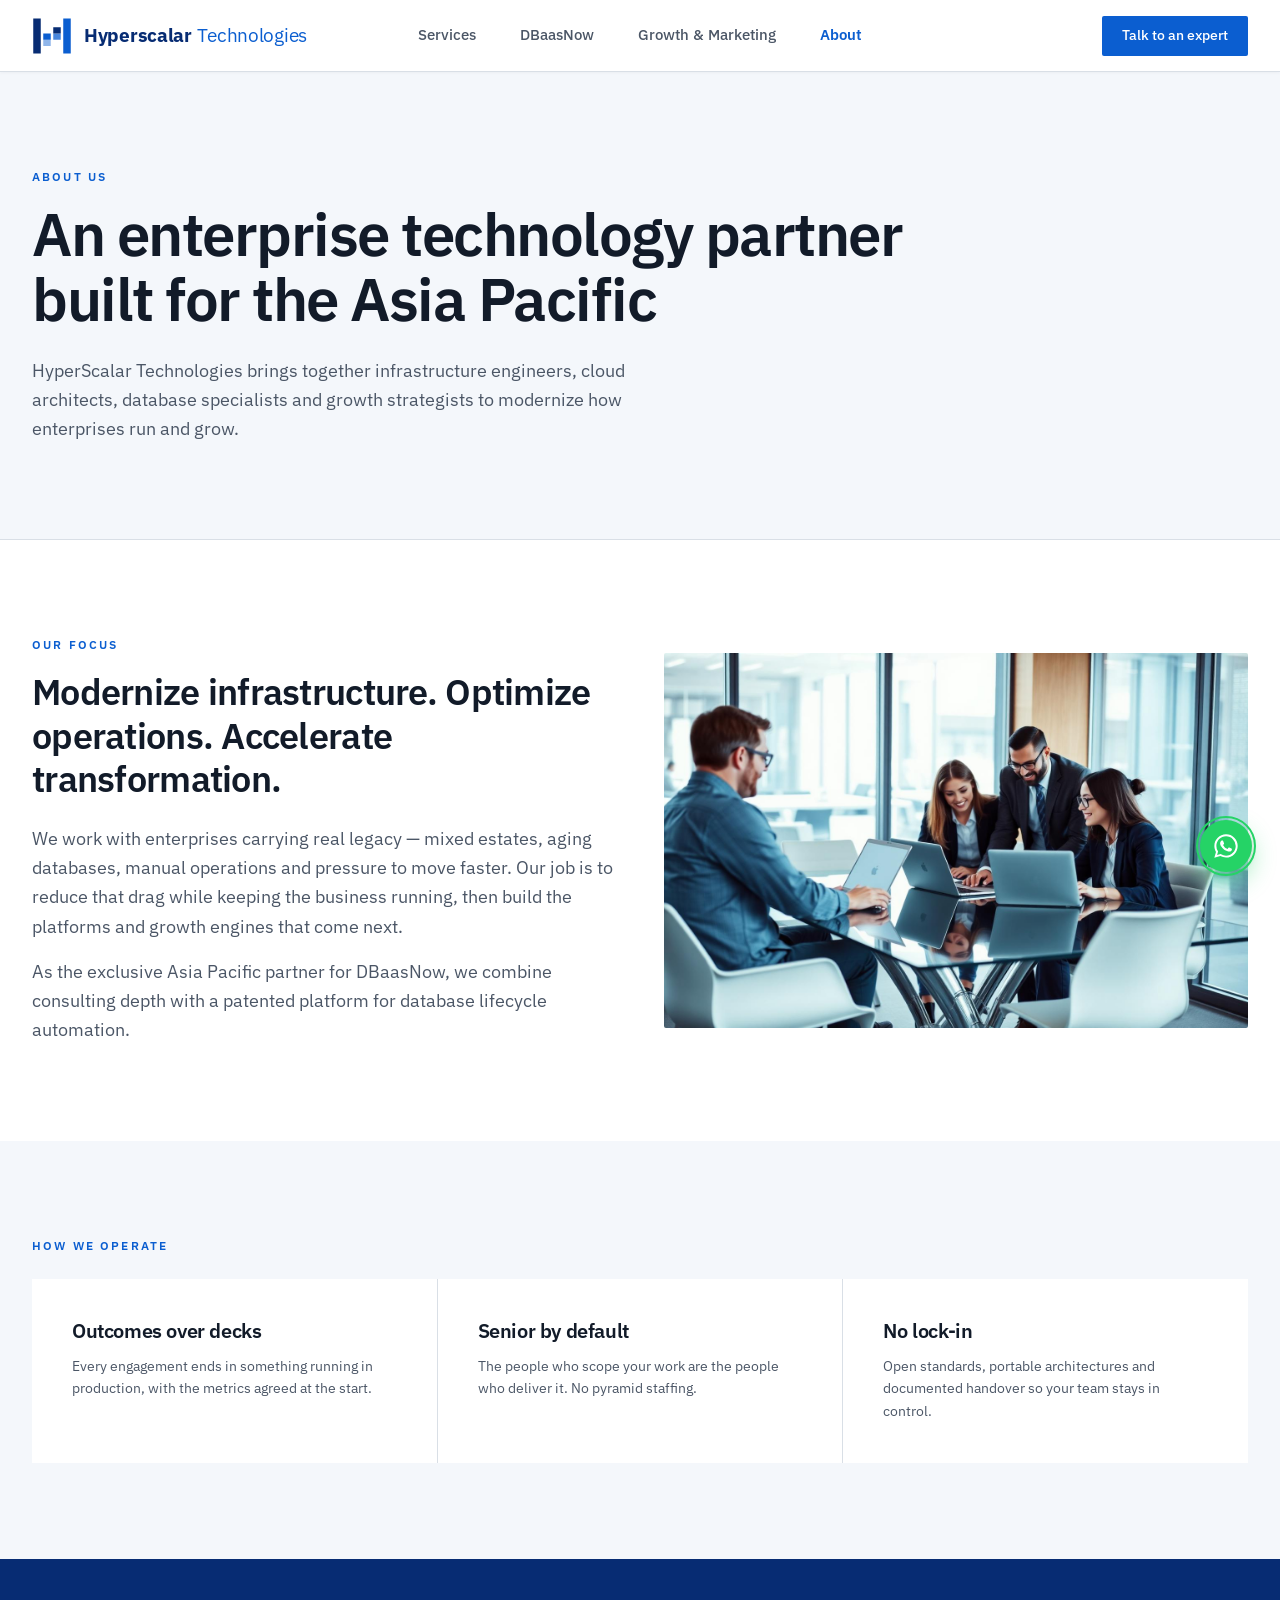
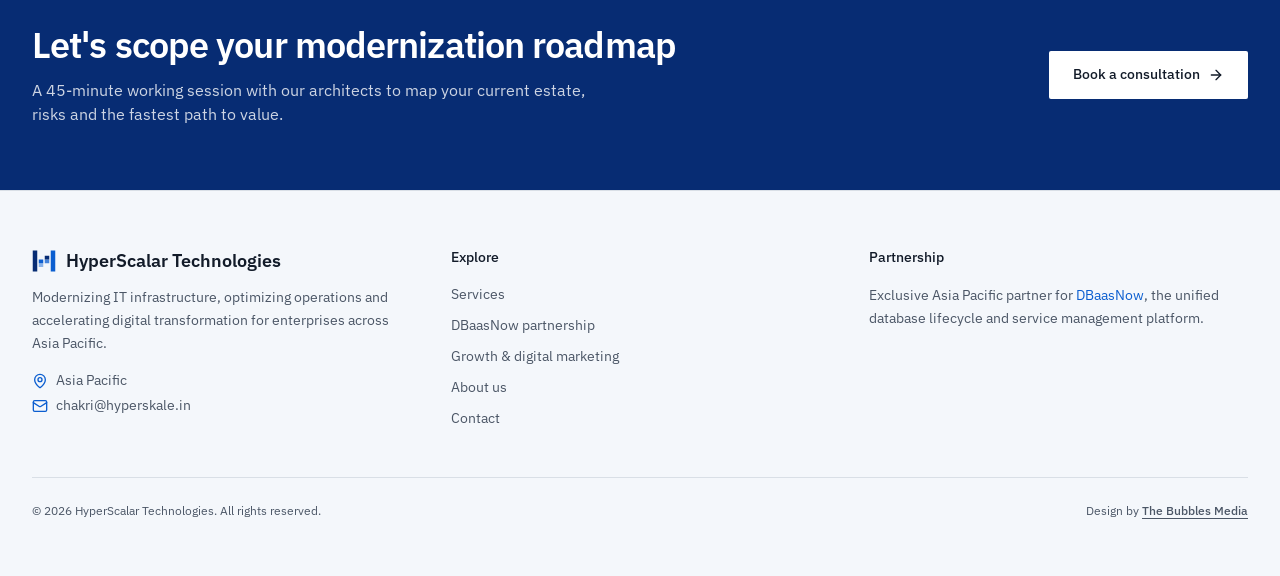
<file: about.html>
<!DOCTYPE html>
<html lang="en">

<head>
  <!-- Google Tag Manager -->
  <script>(function(w,d,s,l,i){w[l]=w[l]||[];w[l].push({'gtm.start':
  new Date().getTime(),event:'gtm.js'});var f=d.getElementsByTagName(s)[0],
  j=d.createElement(s),dl=l!='dataLayer'?'&l='+l:'';j.async=true;j.src=
  'https://www.googletagmanager.com/gtm.js?id='+i+dl;f.parentNode.insertBefore(j,f);
  })(window,document,'script','dataLayer','GTM-PN576P2M');</script>
  <!-- End Google Tag Manager -->

  <!-- Google tag (gtag.js) -->
  <script async src="https://www.googletagmanager.com/gtag/js?id=G-T5CRFQL74B"></script>
  <script>
    window.dataLayer = window.dataLayer || [];
    function gtag(){dataLayer.push(arguments);}
    gtag('js', new Date());

    gtag('config', 'G-T5CRFQL74B');
  </script>

  <meta charset="utf-8" />
  <meta name="viewport" content="width=device-width, initial-scale=1" />
  <meta name="google-site-verification" content="nQ6vmei-OahR8IhgZ37lwxBaeO1FhGrLLNy7FiWKjac" />
  <title>About — HyperScalar Technologies</title>
  <meta name="description"
    content="HyperScalar Technologies is an enterprise technology firm modernizing IT infrastructure, operations and data platforms across the Asia Pacific region." />
  <meta name="author" content="HyperScalar Technologies" />
  <meta name="robots" content="index, follow" />
  <link rel="canonical" href="https://hyperskale.in/about" />

  <!-- Open Graph / Facebook -->
  <meta property="og:site_name" content="HyperScalar Technologies" />
  <meta property="og:title" content="About — HyperScalar Technologies" />
  <meta property="og:description"
    content="HyperScalar Technologies is an enterprise technology firm modernizing IT infrastructure, operations and data platforms across the Asia Pacific region." />
  <meta property="og:url" content="https://hyperskale.in/about" />
  <meta property="og:type" content="website" />
  <meta property="og:image" content="https://hyperskale.in/assets/images/team.jpg" />

  <!-- Twitter / X -->
  <meta name="twitter:card" content="summary_large_image" />
  <meta name="twitter:title" content="About — HyperScalar Technologies" />
  <meta name="twitter:description"
    content="HyperScalar Technologies is an enterprise technology firm modernizing IT infrastructure, operations and data platforms across the Asia Pacific region." />
  <meta name="twitter:image" content="https://hyperskale.in/assets/images/team.jpg" />

  <!-- Favicon and Manifest -->
  <link rel="icon" href="./favicon.svg" type="image/svg+xml" />
  <link rel="manifest" href="./site.webmanifest" />
  <meta name="theme-color" content="#0b5ed0" />

  <!-- Preconnect & Fonts -->
  <link rel="preconnect" href="https://fonts.googleapis.com" />
  <link rel="preconnect" href="https://fonts.gstatic.com" crossorigin="anonymous" />
  <link
    href="https://fonts.googleapis.com/css2?family=IBM+Plex+Sans:wght@400;500;600;700&amp;family=IBM+Plex+Mono:wght@400;500&amp;display=swap"
    rel="stylesheet" />

  <!-- Stylesheets -->
  <link rel="stylesheet" href="./assets/css/bootstrap.min.css" />
  <link rel="stylesheet" href="./assets/css/style.css?v=logo_3" />
  <link rel="stylesheet" href="./assets/css/responsive.css" />

  <!-- Structured Data JSON-LD (AEO & GEO optimized) -->
  <script type="application/ld+json">
  {
    "@context": "https://schema.org",
    "@type": "AboutPage",
    "name": "About HyperScalar Technologies",
    "mainEntity": {
      "@type": "Organization",
      "name": "HyperScalar Technologies",
      "description": "Enterprise IT modernization, managed services, cloud, data platform modernization and digital growth consulting.",
      "areaServed": "Asia Pacific"
    }
  }
  </script>
</head>

<body>
  <!-- Google Tag Manager (noscript) -->
  <noscript><iframe src="https://www.googletagmanager.com/ns.html?id=GTM-PN576P2M"
  height="0" width="0" style="display:none;visibility:hidden"></iframe></noscript>
  <!-- End Google Tag Manager (noscript) -->

  <!-- Header -->
  <header class="site-header">
    <div class="site-container">
      <a class="brand-logo-link" href="/" aria-label="Hyperscalar Technologies">
        <svg viewBox="0 0 32 32" width="40" height="40" style="width:40px;height:40px;flex-shrink:0;" class="logo-svg"
          role="img" aria-label="Hyperscalar Technologies" xmlns="http://www.w3.org/2000/svg">
          <rect x="1" y="2" width="6" height="28" fill="#072c73" class="fill-brand-deep"></rect>
          <rect x="25" y="2" width="6" height="28" fill="#0b5ed0" class="fill-brand"></rect>
          <rect x="9" y="19" width="6" height="5" fill="#0b5ed0" class="fill-brand" opacity="0.45"></rect>
          <rect x="17" y="14" width="6" height="5" fill="#0b5ed0" class="fill-brand" opacity="0.75"></rect>
          <rect x="9" y="14" width="6" height="5" fill="#0b5ed0" class="fill-brand"></rect>
          <rect x="17" y="9" width="6" height="5" fill="#072c73" class="fill-brand-deep"></rect>
        </svg>
        <span class="brand-name">
          <span class="brand-name-deep">Hyperscalar</span>
          <span class="brand-name-brand">Technologies</span>
        </span>
      </a>
      <nav class="desktop-nav" aria-label="Main Navigation">
        <a href="/services" class="nav-link-custom">Services</a>
        <a href="/dbaasnow" class="nav-link-custom">DBaasNow</a>
        <a href="/growth" class="nav-link-custom">Growth &amp; Marketing</a>
        <a href="/about" class="nav-link-custom active" aria-current="page">About</a>
      </nav>
      <div class="header-cta-wrapper">
        <a href="/contact" class="btn-header-cta">Talk to an expert</a>
      </div>
      <button type="button" aria-label="Toggle navigation" aria-expanded="false" class="mobile-nav-toggle">
        <svg xmlns="http://www.w3.org/2000/svg" width="24" height="24" viewBox="0 0 24 24" fill="none"
          stroke="currentColor" stroke-width="2" stroke-linecap="round" stroke-linejoin="round"
          class="lucide lucide-menu" style="width:20px;height:20px;" aria-hidden="true">
          <path d="M4 5h16"></path>
          <path d="M4 12h16"></path>
          <path d="M4 19h16"></path>
        </svg>
      </button>
    </div>
  </header>

  <!-- Mobile Navigation Drawer -->
  <div class="mobile-menu-overlay" aria-hidden="true"></div>
  <div class="mobile-menu-drawer" aria-hidden="true" role="dialog" aria-modal="true" aria-label="Mobile Navigation">
    <nav class="mobile-nav-list">
      <a href="/services" class="mobile-nav-link">Services</a>
      <a href="/dbaasnow" class="mobile-nav-link">DBaasNow</a>
      <a href="/growth" class="mobile-nav-link">Growth &amp; Marketing</a>
      <a href="/about" class="mobile-nav-link active" aria-current="page">About</a>
    </nav>
    <div class="mobile-menu-cta">
      <a href="/contact" class="btn-brand-primary w-100">Talk to an expert</a>
    </div>
  </div>

  <!-- Main Content -->
  <main>
    <!-- Page Header -->
    <section class="page-header-section">
      <div class="site-container">
        <p class="section-tag">About us</p>
        <h1 class="page-title">An enterprise technology partner built for the Asia Pacific</h1>
        <p class="mt-4 lead-text" style="max-width: 42rem;">HyperScalar Technologies brings together infrastructure
          engineers, cloud architects, database specialists and growth strategists to modernize how enterprises run and
          grow.</p>
      </div>
    </section>

    <!-- Our Focus Section -->
    <section class="bg-background section-padding">
      <div class="site-container">
        <div class="row align-items-center g-5">
          <div class="col-lg-6">
            <p class="section-tag">Our focus</p>
            <h2 class="section-heading-medium">Modernize infrastructure. Optimize operations. Accelerate transformation.
            </h2>
            <p class="mt-4 lead-text">We work with enterprises carrying real legacy — mixed estates, aging databases,
              manual operations and pressure to move faster. Our job is to reduce that drag while keeping the business
              running, then build the platforms and growth engines that come next.</p>
            <p class="mt-3 lead-text">As the exclusive Asia Pacific partner for DBaasNow, we combine consulting depth
              with a patented platform for database lifecycle automation.</p>
          </div>
          <div class="col-lg-6">
            <img src="./assets/images/team.jpg" alt="HyperScalar Technologies team working with a client" width="1400"
              height="900" loading="lazy" class="w-100 object-fit-cover"
              style="max-height: 480px; border-radius: var(--radius-sm);" />
          </div>
        </div>
      </div>
    </section>

    <!-- How we operate Section -->
    <section class="bg-surface section-padding">
      <div class="site-container">
        <p class="section-tag">How we operate</p>
        <div class="mt-4 border-card-grid-3">
          <article class="service-card large-padding bg-surface">
            <h3 class="card-title" style="font-size: 1.25rem; margin-top: 0;">Outcomes over decks</h3>
            <p class="card-text">Every engagement ends in something running in production, with the metrics agreed at
              the start.</p>
          </article>
          <article class="service-card large-padding bg-surface">
            <h3 class="card-title" style="font-size: 1.25rem; margin-top: 0;">Senior by default</h3>
            <p class="card-text">The people who scope your work are the people who deliver it. No pyramid staffing.</p>
          </article>
          <article class="service-card large-padding bg-surface">
            <h3 class="card-title" style="font-size: 1.25rem; margin-top: 0;">No lock-in</h3>
            <p class="card-text">Open standards, portable architectures and documented handover so your team stays in
              control.</p>
          </article>
        </div>
      </div>
    </section>

    <!-- Roadmap CTA Banner -->
    <section class="cta-banner-section">
      <div class="site-container">
        <div class="cta-banner-content">
          <div>
            <h2 class="cta-banner-title">Let&#x27;s scope your modernization roadmap</h2>
            <p class="cta-banner-desc">A 45-minute working session with our architects to map your current estate, risks
              and the fastest path to value.</p>
          </div>
          <a href="/contact" class="btn-banner-action">Book a consultation <svg xmlns="http://www.w3.org/2000/svg"
              width="16" height="16" viewBox="0 0 24 24" fill="none" stroke="currentColor" stroke-width="2"
              stroke-linecap="round" stroke-linejoin="round" class="lucide lucide-arrow-right" aria-hidden="true">
              <path d="M5 12h14"></path>
              <path d="m12 5 7 7-7 7"></path>
            </svg></a>
        </div>
      </div>
    </section>
  </main>

  <!-- Footer -->
  <footer class="site-footer">
    <div class="site-container footer-inner">
      <div class="footer-grid">
        <div>
          <p class="footer-brand-title">
            <svg viewBox="0 0 32 32" style="width:24px;height:24px;" role="img" aria-label="HyperScalar Technologies"
              xmlns="http://www.w3.org/2000/svg">
              <rect x="1" y="2" width="6" height="28" class="fill-brand-deep"></rect>
              <rect x="25" y="2" width="6" height="28" class="fill-brand"></rect>
              <rect x="9" y="19" width="6" height="5" class="fill-brand" opacity="0.45"></rect>
              <rect x="17" y="14" width="6" height="5" class="fill-brand" opacity="0.75"></rect>
              <rect x="9" y="14" width="6" height="5" class="fill-brand"></rect>
              <rect x="17" y="9" width="6" height="5" class="fill-brand-deep"></rect>
            </svg>
            HyperScalar Technologies
          </p>
          <p class="footer-brand-desc">Modernizing IT infrastructure, optimizing operations and accelerating digital
            transformation for enterprises across Asia Pacific.</p>
          <div class="footer-contact-info">
            <p class="footer-info-item">
              <svg xmlns="http://www.w3.org/2000/svg" width="16" height="16" viewBox="0 0 24 24" fill="none"
                stroke="currentColor" stroke-width="2" stroke-linecap="round" stroke-linejoin="round"
                class="lucide lucide-map-pin" aria-hidden="true">
                <path
                  d="M20 10c0 4.993-5.539 10.193-7.399 11.799a1 1 0 0 1-1.202 0C9.539 20.193 4 14.993 4 10a8 8 0 0 1 16 0">
                </path>
                <circle cx="12" cy="10" r="3"></circle>
              </svg>
              Asia Pacific
            </p>
            <a href="mailto:chakri@hyperskale.in" class="footer-info-item">
              <svg xmlns="http://www.w3.org/2000/svg" width="16" height="16" viewBox="0 0 24 24" fill="none"
                stroke="currentColor" stroke-width="2" stroke-linecap="round" stroke-linejoin="round"
                class="lucide lucide-mail" aria-hidden="true">
                <path d="m22 7-8.991 5.727a2 2 0 0 1-2.009 0L2 7"></path>
                <rect x="2" y="4" width="20" height="16" rx="2"></rect>
              </svg>
              chakri@hyperskale.in
            </a>
          </div>
        </div>
        <div>
          <p class="footer-col-title">Explore</p>
          <ul class="footer-nav-list">
            <li><a href="/services">Services</a></li>
            <li><a href="/dbaasnow">DBaasNow partnership</a></li>
            <li><a href="/growth">Growth &amp; digital marketing</a></li>
            <li><a href="/about">About us</a></li>
            <li><a href="/contact">Contact</a></li>
          </ul>
        </div>
        <div>
          <p class="footer-col-title">Partnership</p>
          <p class="footer-text">Exclusive Asia Pacific partner for <a href="https://dbaasnow.com/welcome/" target="_blank" rel="noopener noreferrer">DBaasNow</a>, the unified database lifecycle and service management platform.</p>
        </div>
      </div>
      <div class="footer-bottom-bar">
        <span>© 2026 HyperScalar Technologies. All rights reserved.</span>
        <span>Design by <a href="https://thebubblesmedia.com/" target="_blank" rel="noopener noreferrer"
            class="bubbles-media-link">The Bubbles Media</a></span>
      </div>
    </div>
  </footer>

  <!-- Floating Quick Actions Dock (WhatsApp & Scroll-To-Top) -->
  <div class="floating-actions-dock" role="region" aria-label="Floating quick actions">
    <!-- WhatsApp Direct Chat Button -->
    <a href="https://wa.me/918341823833?text=Hi%20HyperScalar%20Technologies%2C%20I%20would%20like%20to%20learn%20more%20about%20your%20services."
      class="fab-btn fab-whatsapp"
      target="_blank"
      rel="noopener noreferrer"
      aria-label="Chat with us on WhatsApp (+91 83418 23833)">
      <span class="fab-whatsapp-pulse" aria-hidden="true"></span>
      <svg xmlns="http://www.w3.org/2000/svg" width="28" height="28" viewBox="0 0 24 24" fill="currentColor" aria-hidden="true">
        <path d="M12.031 2C6.51 2 2.031 6.478 2.031 11.997c0 1.84.5 3.565 1.373 5.053L2 22l5.12-1.344a9.93 9.93 0 0 0 4.911 1.282h.004c5.52 0 9.998-4.478 9.998-9.997 0-2.671-1.04-5.182-2.929-7.071A9.94 9.94 0 0 0 12.031 2zm0 18.257a8.27 8.27 0 0 1-4.218-1.154l-.302-.18-3.136.823.837-3.056-.197-.314a8.25 8.25 0 0 1-1.267-4.38c0-4.57 3.72-8.287 8.287-8.287 2.213 0 4.294.863 5.86 2.428a8.23 8.23 0 0 1 2.424 5.859c0 4.57-3.72 8.287-8.288 8.287zm4.542-6.198c-.249-.125-1.472-.726-1.7-.809-.228-.083-.394-.125-.56.125-.166.249-.644.809-.789.975-.145.166-.29.187-.539.062a6.786 6.786 0 0 1-2.001-1.233 7.488 7.488 0 0 1-1.385-1.724c-.145-.249-.015-.384.11-.508.112-.112.249-.29.373-.436.124-.145.166-.249.249-.415.083-.166.042-.311-.021-.436-.062-.125-.56-1.349-.768-1.847-.202-.486-.407-.42-.56-.428h-.477c-.166 0-.436.062-.664.311-.228.249-.871.851-.871 2.075 0 1.224.892 2.407 1.016 2.573.125.166 1.753 2.678 4.248 3.755.594.256 1.058.41 1.42.525.597.19 1.14.163 1.57.099.479-.071 1.472-.602 1.68-1.183.208-.581.208-1.079.145-1.183-.062-.104-.228-.166-.477-.29z"/>
      </svg>
      <span class="fab-tooltip">Chat with us</span>
    </a>

    <!-- Up Scrolled / Scroll to Top Button -->
    <button type="button"
      id="scrollTopBtn"
      class="fab-btn fab-scroll-top"
      aria-label="Scroll to top of page">
      <svg xmlns="http://www.w3.org/2000/svg" width="22" height="22" viewBox="0 0 24 24" fill="none"
        stroke="currentColor" stroke-width="2.5" stroke-linecap="round" stroke-linejoin="round"
        class="lucide lucide-chevron-up" aria-hidden="true">
        <path d="m18 15-6-6-6 6"/>
      </svg>
    </button>
  </div>

  <!-- Scripts -->
  <script src="./assets/js/bootstrap.bundle.min.js" defer></script>
  <script src="./assets/js/main.js?v=fab_1" defer></script>
  <script src="./assets/js/animations.js" defer></script>
</body>

</html>
</file>
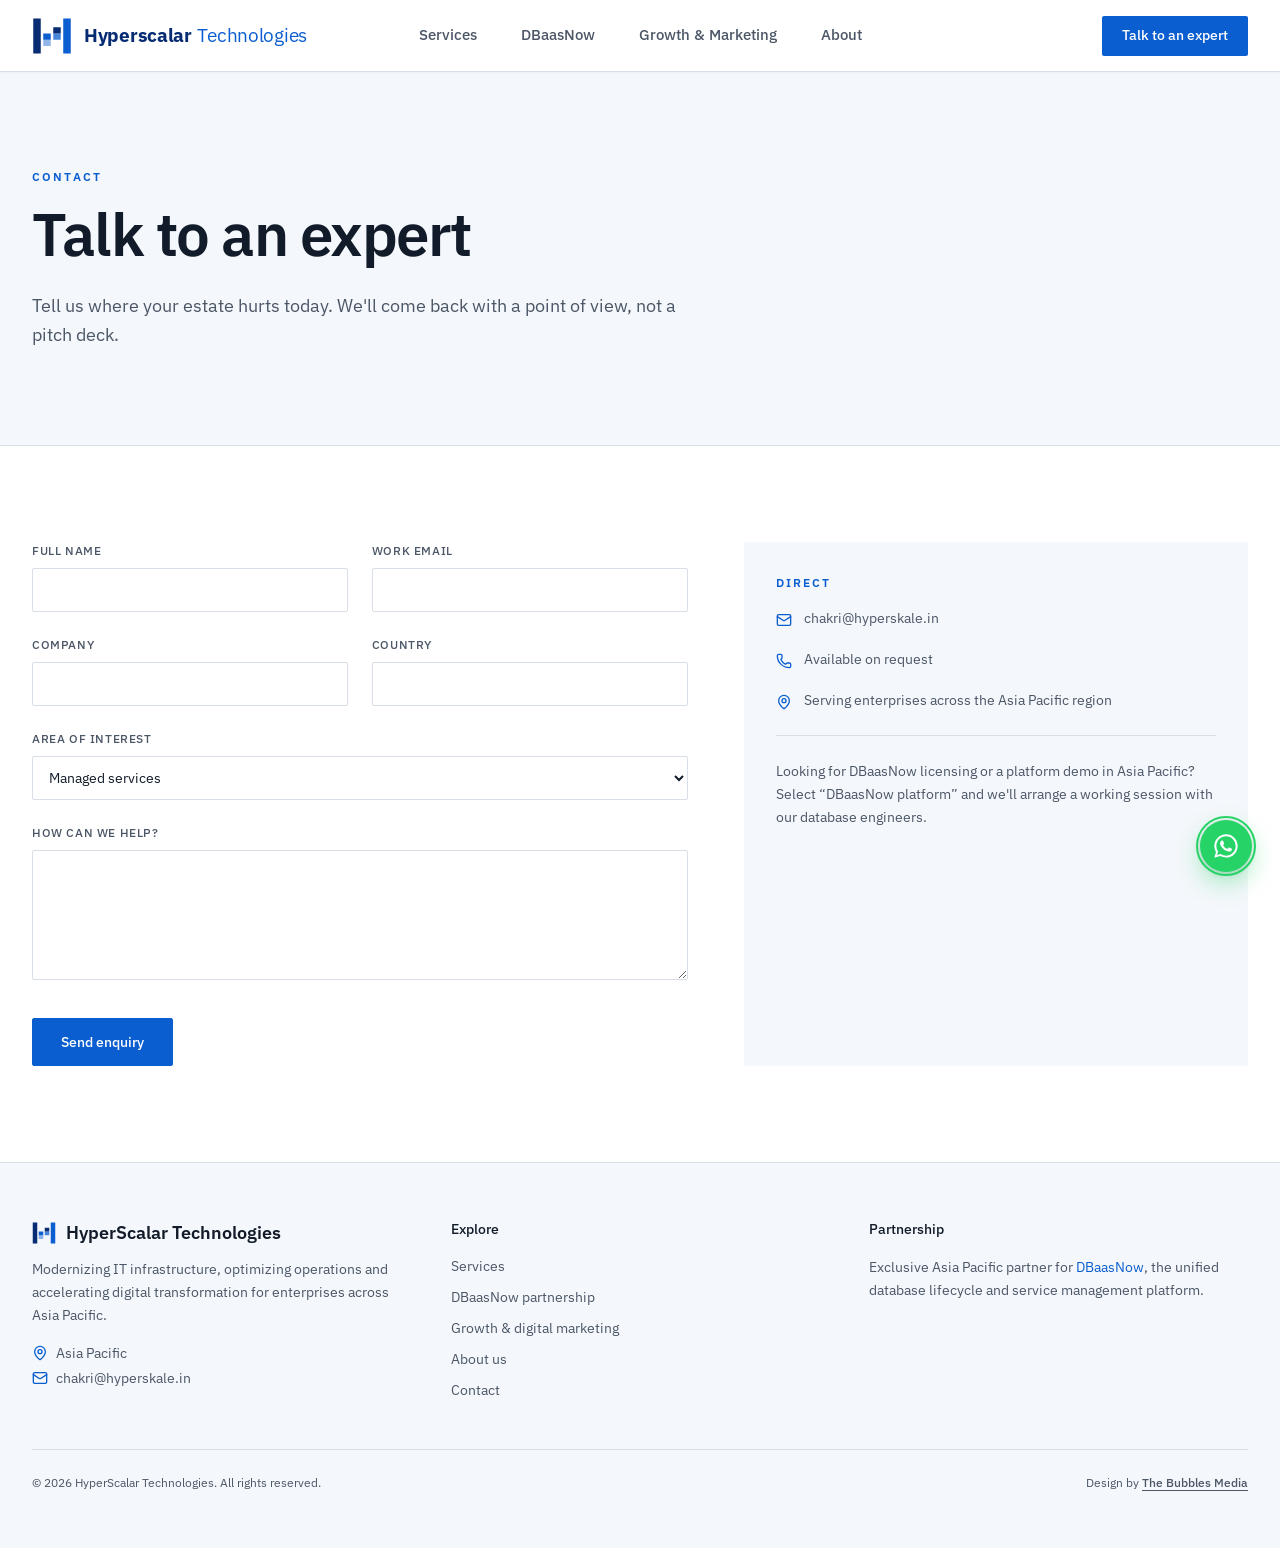
<file: contact.html>
<!DOCTYPE html>
<html lang="en">

<head>
  <!-- Google Tag Manager -->
  <script>(function(w,d,s,l,i){w[l]=w[l]||[];w[l].push({'gtm.start':
  new Date().getTime(),event:'gtm.js'});var f=d.getElementsByTagName(s)[0],
  j=d.createElement(s),dl=l!='dataLayer'?'&l='+l:'';j.async=true;j.src=
  'https://www.googletagmanager.com/gtm.js?id='+i+dl;f.parentNode.insertBefore(j,f);
  })(window,document,'script','dataLayer','GTM-PN576P2M');</script>
  <!-- End Google Tag Manager -->

  <!-- Google tag (gtag.js) -->
  <script async src="https://www.googletagmanager.com/gtag/js?id=G-T5CRFQL74B"></script>
  <script>
    window.dataLayer = window.dataLayer || [];
    function gtag(){dataLayer.push(arguments);}
    gtag('js', new Date());

    gtag('config', 'G-T5CRFQL74B');
  </script>

  <meta charset="utf-8" />
  <meta name="viewport" content="width=device-width, initial-scale=1" />
  <meta name="google-site-verification" content="nQ6vmei-OahR8IhgZ37lwxBaeO1FhGrLLNy7FiWKjac" />
  <title>Contact — HyperScalar Technologies</title>
  <meta name="description"
    content="Talk to HyperScalar Technologies about IT modernization, cloud migration, managed services, DBaasNow in Asia Pacific, or digital growth programs." />
  <meta name="author" content="HyperScalar Technologies" />
  <meta name="robots" content="index, follow" />
  <link rel="canonical" href="https://hyperskale.in/contact" />

  <!-- Open Graph / Facebook -->
  <meta property="og:site_name" content="HyperScalar Technologies" />
  <meta property="og:title" content="Contact — HyperScalar Technologies" />
  <meta property="og:description"
    content="Talk to HyperScalar Technologies about IT modernization, cloud migration, managed services, DBaasNow in Asia Pacific, or digital growth programs." />
  <meta property="og:url" content="https://hyperskale.in/contact" />
  <meta property="og:type" content="website" />
  <meta property="og:image" content="https://hyperskale.in/assets/images/hero.jpg" />

  <!-- Twitter / X -->
  <meta name="twitter:card" content="summary_large_image" />
  <meta name="twitter:title" content="Contact — HyperScalar Technologies" />
  <meta name="twitter:description"
    content="Talk to HyperScalar Technologies about IT modernization, cloud migration, managed services, DBaasNow in Asia Pacific, or digital growth programs." />
  <meta name="twitter:image" content="https://hyperskale.in/assets/images/hero.jpg" />

  <!-- Favicon and Manifest -->
  <link rel="icon" href="./favicon.svg" type="image/svg+xml" />
  <link rel="manifest" href="./site.webmanifest" />
  <meta name="theme-color" content="#0b5ed0" />

  <!-- Preconnect & Fonts -->
  <link rel="preconnect" href="https://fonts.googleapis.com" />
  <link rel="preconnect" href="https://fonts.gstatic.com" crossorigin="anonymous" />
  <link
    href="https://fonts.googleapis.com/css2?family=IBM+Plex+Sans:wght@400;500;600;700&amp;family=IBM+Plex+Mono:wght@400;500&amp;display=swap"
    rel="stylesheet" />

  <!-- Stylesheets -->
  <link rel="stylesheet" href="./assets/css/bootstrap.min.css" />
  <link rel="stylesheet" href="./assets/css/style.css?v=logo_3" />
  <link rel="stylesheet" href="./assets/css/responsive.css" />

  <!-- Structured Data JSON-LD (AEO & GEO optimized) -->
  <script type="application/ld+json">
  {
    "@context": "https://schema.org",
    "@type": "ContactPage",
    "name": "Contact HyperScalar Technologies",
    "mainEntity": {
      "@type": "Organization",
      "name": "HyperScalar Technologies",
      "areaServed": "Asia Pacific",
      "contactPoint": {
        "@type": "ContactPoint",
        "contactType": "sales",
        "areaServed": "APAC",
        "availableLanguage": "English"
      }
    }
  }
  </script>
</head>

<body>
  <!-- Google Tag Manager (noscript) -->
  <noscript><iframe src="https://www.googletagmanager.com/ns.html?id=GTM-PN576P2M"
  height="0" width="0" style="display:none;visibility:hidden"></iframe></noscript>
  <!-- End Google Tag Manager (noscript) -->

  <!-- Header -->
  <header class="site-header">
    <div class="site-container">
      <a class="brand-logo-link" href="/" aria-label="Hyperscalar Technologies">
        <svg viewBox="0 0 32 32" width="40" height="40" style="width:40px;height:40px;flex-shrink:0;" class="logo-svg"
          role="img" aria-label="Hyperscalar Technologies" xmlns="http://www.w3.org/2000/svg">
          <rect x="1" y="2" width="6" height="28" fill="#072c73" class="fill-brand-deep"></rect>
          <rect x="25" y="2" width="6" height="28" fill="#0b5ed0" class="fill-brand"></rect>
          <rect x="9" y="19" width="6" height="5" fill="#0b5ed0" class="fill-brand" opacity="0.45"></rect>
          <rect x="17" y="14" width="6" height="5" fill="#0b5ed0" class="fill-brand" opacity="0.75"></rect>
          <rect x="9" y="14" width="6" height="5" fill="#0b5ed0" class="fill-brand"></rect>
          <rect x="17" y="9" width="6" height="5" fill="#072c73" class="fill-brand-deep"></rect>
        </svg>
        <span class="brand-name">
          <span class="brand-name-deep">Hyperscalar</span>
          <span class="brand-name-brand">Technologies</span>
        </span>
      </a>
      <nav class="desktop-nav" aria-label="Main Navigation">
        <a href="/services" class="nav-link-custom">Services</a>
        <a href="/dbaasnow" class="nav-link-custom">DBaasNow</a>
        <a href="/growth" class="nav-link-custom">Growth &amp; Marketing</a>
        <a href="/about" class="nav-link-custom">About</a>
      </nav>
      <div class="header-cta-wrapper">
        <a href="/contact" class="btn-header-cta active">Talk to an expert</a>
      </div>
      <button type="button" aria-label="Toggle navigation" aria-expanded="false" class="mobile-nav-toggle">
        <svg xmlns="http://www.w3.org/2000/svg" width="24" height="24" viewBox="0 0 24 24" fill="none"
          stroke="currentColor" stroke-width="2" stroke-linecap="round" stroke-linejoin="round"
          class="lucide lucide-menu" style="width:20px;height:20px;" aria-hidden="true">
          <path d="M4 5h16"></path>
          <path d="M4 12h16"></path>
          <path d="M4 19h16"></path>
        </svg>
      </button>
    </div>
  </header>

  <!-- Mobile Navigation Drawer -->
  <div class="mobile-menu-overlay" aria-hidden="true"></div>
  <div class="mobile-menu-drawer" aria-hidden="true" role="dialog" aria-modal="true" aria-label="Mobile Navigation">
    <nav class="mobile-nav-list">
      <a href="/services" class="mobile-nav-link">Services</a>
      <a href="/dbaasnow" class="mobile-nav-link">DBaasNow</a>
      <a href="/growth" class="mobile-nav-link">Growth &amp; Marketing</a>
      <a href="/about" class="mobile-nav-link">About</a>
    </nav>
    <div class="mobile-menu-cta">
      <a href="/contact" class="btn-brand-primary w-100">Talk to an expert</a>
    </div>
  </div>

  <!-- Main Content -->
  <main>
    <!-- Page Header -->
    <section class="page-header-section">
      <div class="site-container">
        <p class="section-tag">Contact</p>
        <h1 class="page-title">Talk to an expert</h1>
        <p class="mt-4 lead-text" style="max-width: 42rem;">Tell us where your estate hurts today. We&#x27;ll come back
          with a point of view, not a pitch deck.</p>
      </div>
    </section>

    <!-- Contact Form & Direct Aside Section -->
    <section class="bg-background section-padding">
      <div class="site-container">
        <div class="contact-layout-grid">
          <!-- Form -->
          <form class="contact-form" action="https://formsubmit.co/connect.hyperscalar@gmail.com" method="POST" novalidate>
            <!-- FormSubmit Email Delivery Configuration -->
            <input type="hidden" name="_subject" value="New Contact Enquiry — HyperScalar Technologies" />
            <input type="hidden" name="_template" value="table" />
            <input type="hidden" name="_captcha" value="false" />
            <!-- Honeypot spam filter (hidden from human users) -->
            <input type="text" name="_honey" style="display:none" tabindex="-1" autocomplete="off" />
            <div class="form-group-grid">
              <div>
                <label for="name" class="form-label-custom">Full name</label>
                <input id="name" type="text" required="" class="form-control-custom" name="name" />
              </div>
              <div>
                <label for="email" class="form-label-custom">Work email</label>
                <input id="email" type="email" required="" class="form-control-custom" name="email" />
              </div>
              <div>
                <label for="company" class="form-label-custom">Company</label>
                <input id="company" type="text" required="" class="form-control-custom" name="company" />
              </div>
              <div>
                <label for="country" class="form-label-custom">Country</label>
                <input id="country" type="text" class="form-control-custom" name="country" />
              </div>
            </div>

            <div class="mt-4">
              <label for="interest" class="form-label-custom">Area of interest</label>
              <select id="interest" name="interest" class="form-select-custom">
                <option>Managed services</option>
                <option>Cloud solutions</option>
                <option>Data platform modernization</option>
                <option>DBaasNow platform</option>
                <option>Business operations optimization</option>
                <option>Digital marketing &amp; growth</option>
              </select>
            </div>

            <div class="mt-4">
              <label for="message" class="form-label-custom">How can we help?</label>
              <textarea id="message" name="message" rows="5" required="" class="form-control-custom"></textarea>
            </div>

            <div class="mt-4 pt-2">
              <button type="submit" class="btn-brand-primary" style="height: 48px; padding: 0 1.75rem;">Send
                enquiry</button>
            </div>
          </form>

          <!-- Aside Box -->
          <aside class="contact-aside-box">
            <p class="section-tag">Direct</p>
            <ul class="contact-direct-list">
              <li class="contact-direct-item">
                <svg xmlns="http://www.w3.org/2000/svg" width="16" height="16" viewBox="0 0 24 24" fill="none"
                  stroke="currentColor" stroke-width="2" stroke-linecap="round" stroke-linejoin="round"
                  class="lucide lucide-mail mt-1" aria-hidden="true">
                  <path d="m22 7-8.991 5.727a2 2 0 0 1-2.009 0L2 7"></path>
                  <rect x="2" y="4" width="20" height="16" rx="2"></rect>
                </svg>
                <a href="mailto:chakri@hyperskale.in" class="hover:text-brand">chakri@hyperskale.in</a>
              </li>
              <li class="contact-direct-item">
                <svg xmlns="http://www.w3.org/2000/svg" width="16" height="16" viewBox="0 0 24 24" fill="none"
                  stroke="currentColor" stroke-width="2" stroke-linecap="round" stroke-linejoin="round"
                  class="lucide lucide-phone mt-1" aria-hidden="true">
                  <path
                    d="M13.832 16.568a1 1 0 0 0 1.213-.303l.355-.465A2 2 0 0 1 17 15h3a2 2 0 0 1 2 2v3a2 2 0 0 1-2 2A18 18 0 0 1 2 4a2 2 0 0 1 2-2h3a2 2 0 0 1 2 2v3a2 2 0 0 1-.8 1.6l-.468.351a1 1 0 0 0-.292 1.233 14 14 0 0 0 6.392 6.384">
                  </path>
                </svg>
                <span>Available on request</span>
              </li>
              <li class="contact-direct-item">
                <svg xmlns="http://www.w3.org/2000/svg" width="16" height="16" viewBox="0 0 24 24" fill="none"
                  stroke="currentColor" stroke-width="2" stroke-linecap="round" stroke-linejoin="round"
                  class="lucide lucide-map-pin mt-1" aria-hidden="true">
                  <path
                    d="M20 10c0 4.993-5.539 10.193-7.399 11.799a1 1 0 0 1-1.202 0C9.539 20.193 4 14.993 4 10a8 8 0 0 1 16 0">
                  </path>
                  <circle cx="12" cy="10" r="3"></circle>
                </svg>
                <span>Serving enterprises across the Asia Pacific region</span>
              </li>
            </ul>
            <p class="mt-4 pt-4 border-top-divider"
              style="font-size: 0.875rem; line-height: 1.625; color: var(--color-ink-soft);">Looking for DBaasNow
              licensing or a platform demo in Asia Pacific? Select “DBaasNow platform” and we&#x27;ll arrange a working
              session with our database engineers.</p>
          </aside>
        </div>
      </div>
    </section>
  </main>

  <!-- Footer -->
  <footer class="site-footer">
    <div class="site-container footer-inner">
      <div class="footer-grid">
        <div>
          <p class="footer-brand-title">
            <svg viewBox="0 0 32 32" style="width:24px;height:24px;" role="img" aria-label="HyperScalar Technologies"
              xmlns="http://www.w3.org/2000/svg">
              <rect x="1" y="2" width="6" height="28" class="fill-brand-deep"></rect>
              <rect x="25" y="2" width="6" height="28" class="fill-brand"></rect>
              <rect x="9" y="19" width="6" height="5" class="fill-brand" opacity="0.45"></rect>
              <rect x="17" y="14" width="6" height="5" class="fill-brand" opacity="0.75"></rect>
              <rect x="9" y="14" width="6" height="5" class="fill-brand"></rect>
              <rect x="17" y="9" width="6" height="5" class="fill-brand-deep"></rect>
            </svg>
            HyperScalar Technologies
          </p>
          <p class="footer-brand-desc">Modernizing IT infrastructure, optimizing operations and accelerating digital
            transformation for enterprises across Asia Pacific.</p>
          <div class="footer-contact-info">
            <p class="footer-info-item">
              <svg xmlns="http://www.w3.org/2000/svg" width="16" height="16" viewBox="0 0 24 24" fill="none"
                stroke="currentColor" stroke-width="2" stroke-linecap="round" stroke-linejoin="round"
                class="lucide lucide-map-pin" aria-hidden="true">
                <path
                  d="M20 10c0 4.993-5.539 10.193-7.399 11.799a1 1 0 0 1-1.202 0C9.539 20.193 4 14.993 4 10a8 8 0 0 1 16 0">
                </path>
                <circle cx="12" cy="10" r="3"></circle>
              </svg>
              Asia Pacific
            </p>
            <a href="mailto:chakri@hyperskale.in" class="footer-info-item">
              <svg xmlns="http://www.w3.org/2000/svg" width="16" height="16" viewBox="0 0 24 24" fill="none"
                stroke="currentColor" stroke-width="2" stroke-linecap="round" stroke-linejoin="round"
                class="lucide lucide-mail" aria-hidden="true">
                <path d="m22 7-8.991 5.727a2 2 0 0 1-2.009 0L2 7"></path>
                <rect x="2" y="4" width="20" height="16" rx="2"></rect>
              </svg>
              chakri@hyperskale.in
            </a>
          </div>
        </div>
        <div>
          <p class="footer-col-title">Explore</p>
          <ul class="footer-nav-list">
            <li><a href="/services">Services</a></li>
            <li><a href="/dbaasnow">DBaasNow partnership</a></li>
            <li><a href="/growth">Growth &amp; digital marketing</a></li>
            <li><a href="/about">About us</a></li>
            <li><a href="/contact">Contact</a></li>
          </ul>
        </div>
        <div>
          <p class="footer-col-title">Partnership</p>
          <p class="footer-text">Exclusive Asia Pacific partner for <a href="https://dbaasnow.com/welcome/" target="_blank" rel="noopener noreferrer">DBaasNow</a>, the unified database lifecycle and service management platform.</p>
        </div>
      </div>
      <div class="footer-bottom-bar">
        <span>© 2026 HyperScalar Technologies. All rights reserved.</span>
        <span>Design by <a href="https://thebubblesmedia.com/" target="_blank" rel="noopener noreferrer"
            class="bubbles-media-link">The Bubbles Media</a></span>
      </div>
    </div>
  </footer>

  <!-- Floating Quick Actions Dock (WhatsApp & Scroll-To-Top) -->
  <div class="floating-actions-dock" role="region" aria-label="Floating quick actions">
    <!-- WhatsApp Direct Chat Button -->
    <a href="https://wa.me/918341823833?text=Hi%20HyperScalar%20Technologies%2C%20I%20would%20like%20to%20learn%20more%20about%20your%20services."
      class="fab-btn fab-whatsapp"
      target="_blank"
      rel="noopener noreferrer"
      aria-label="Chat with us on WhatsApp (+91 83418 23833)">
      <span class="fab-whatsapp-pulse" aria-hidden="true"></span>
      <svg xmlns="http://www.w3.org/2000/svg" width="28" height="28" viewBox="0 0 24 24" fill="currentColor" aria-hidden="true">
        <path d="M12.031 2C6.51 2 2.031 6.478 2.031 11.997c0 1.84.5 3.565 1.373 5.053L2 22l5.12-1.344a9.93 9.93 0 0 0 4.911 1.282h.004c5.52 0 9.998-4.478 9.998-9.997 0-2.671-1.04-5.182-2.929-7.071A9.94 9.94 0 0 0 12.031 2zm0 18.257a8.27 8.27 0 0 1-4.218-1.154l-.302-.18-3.136.823.837-3.056-.197-.314a8.25 8.25 0 0 1-1.267-4.38c0-4.57 3.72-8.287 8.287-8.287 2.213 0 4.294.863 5.86 2.428a8.23 8.23 0 0 1 2.424 5.859c0 4.57-3.72 8.287-8.288 8.287zm4.542-6.198c-.249-.125-1.472-.726-1.7-.809-.228-.083-.394-.125-.56.125-.166.249-.644.809-.789.975-.145.166-.29.187-.539.062a6.786 6.786 0 0 1-2.001-1.233 7.488 7.488 0 0 1-1.385-1.724c-.145-.249-.015-.384.11-.508.112-.112.249-.29.373-.436.124-.145.166-.249.249-.415.083-.166.042-.311-.021-.436-.062-.125-.56-1.349-.768-1.847-.202-.486-.407-.42-.56-.428h-.477c-.166 0-.436.062-.664.311-.228.249-.871.851-.871 2.075 0 1.224.892 2.407 1.016 2.573.125.166 1.753 2.678 4.248 3.755.594.256 1.058.41 1.42.525.597.19 1.14.163 1.57.099.479-.071 1.472-.602 1.68-1.183.208-.581.208-1.079.145-1.183-.062-.104-.228-.166-.477-.29z"/>
      </svg>
      <span class="fab-tooltip">Chat with us</span>
    </a>

    <!-- Up Scrolled / Scroll to Top Button -->
    <button type="button"
      id="scrollTopBtn"
      class="fab-btn fab-scroll-top"
      aria-label="Scroll to top of page">
      <svg xmlns="http://www.w3.org/2000/svg" width="22" height="22" viewBox="0 0 24 24" fill="none"
        stroke="currentColor" stroke-width="2.5" stroke-linecap="round" stroke-linejoin="round"
        class="lucide lucide-chevron-up" aria-hidden="true">
        <path d="m18 15-6-6-6 6"/>
      </svg>
    </button>
  </div>

  <!-- Scripts -->
  <script src="./assets/js/bootstrap.bundle.min.js" defer></script>
  <script src="./assets/js/main.js?v=fab_1" defer></script>
  <script src="./assets/js/animations.js" defer></script>
</body>

</html>
</file>
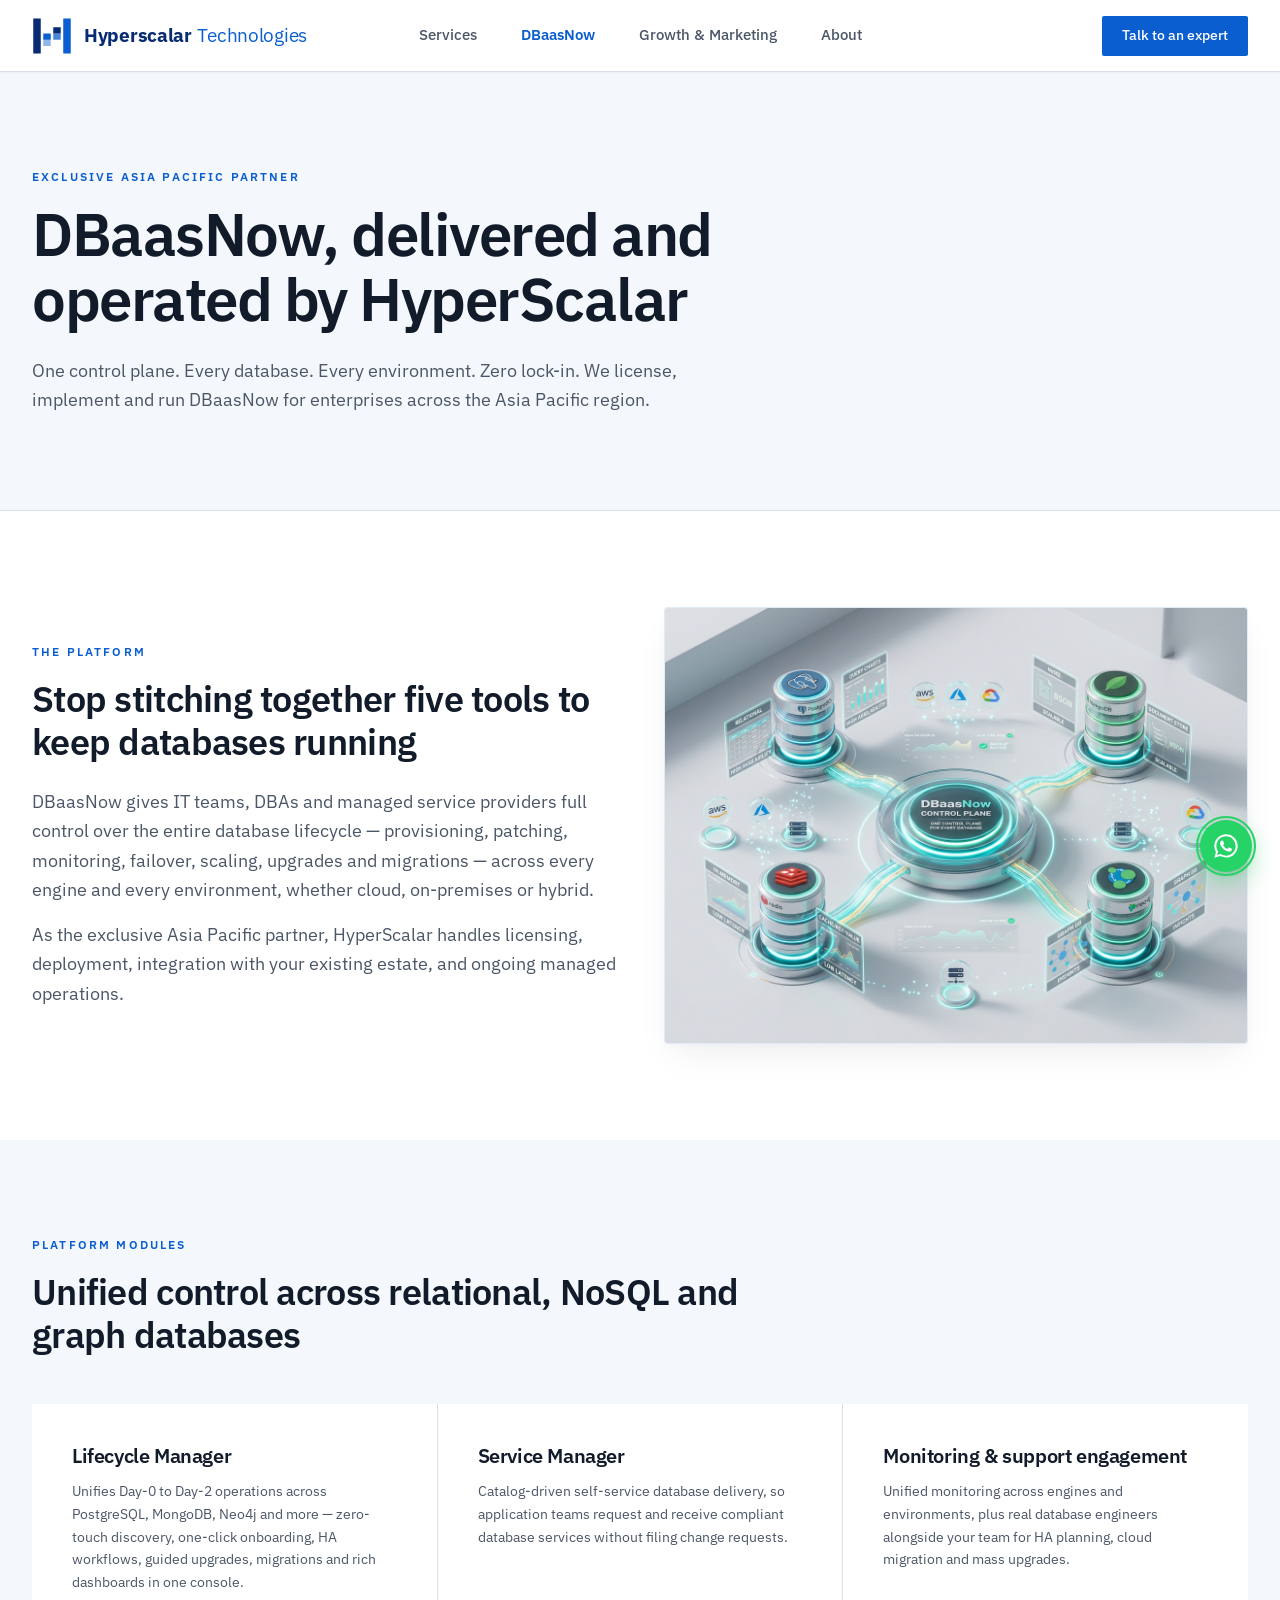
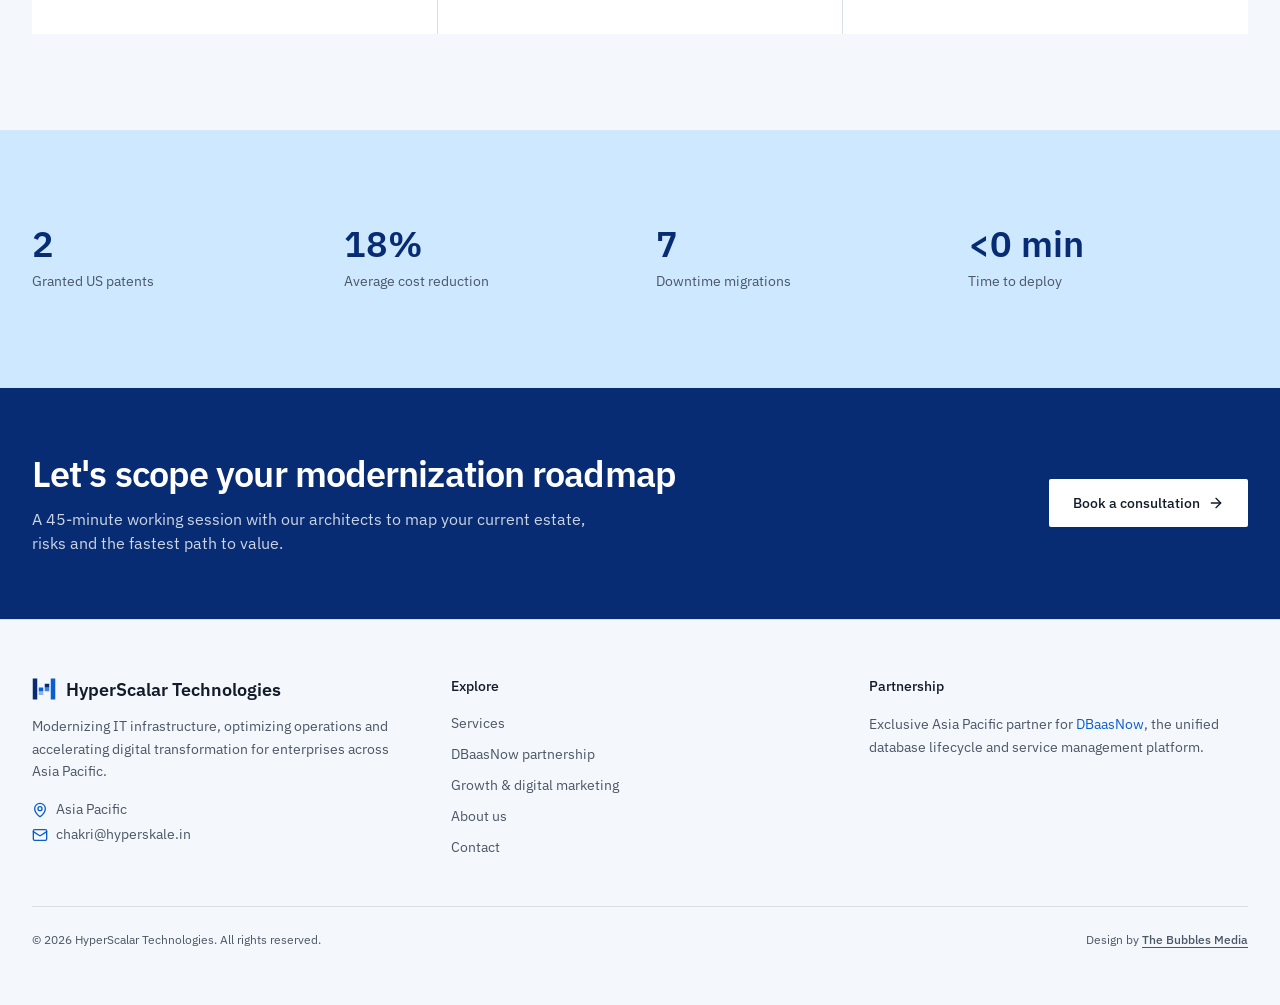
<file: dbaasnow.html>
<!DOCTYPE html>
<html lang="en">

<head>
  <!-- Google Tag Manager -->
  <script>(function(w,d,s,l,i){w[l]=w[l]||[];w[l].push({'gtm.start':
  new Date().getTime(),event:'gtm.js'});var f=d.getElementsByTagName(s)[0],
  j=d.createElement(s),dl=l!='dataLayer'?'&l='+l:'';j.async=true;j.src=
  'https://www.googletagmanager.com/gtm.js?id='+i+dl;f.parentNode.insertBefore(j,f);
  })(window,document,'script','dataLayer','GTM-PN576P2M');</script>
  <!-- End Google Tag Manager -->

  <!-- Google tag (gtag.js) -->
  <script async src="https://www.googletagmanager.com/gtag/js?id=G-T5CRFQL74B"></script>
  <script>
    window.dataLayer = window.dataLayer || [];
    function gtag(){dataLayer.push(arguments);}
    gtag('js', new Date());

    gtag('config', 'G-T5CRFQL74B');
  </script>

  <meta charset="utf-8" />
  <meta name="viewport" content="width=device-width, initial-scale=1" />
  <meta name="google-site-verification" content="nQ6vmei-OahR8IhgZ37lwxBaeO1FhGrLLNy7FiWKjac" />
  <title>DBaasNow Partnership — HyperScalar Technologies</title>
  <meta name="description"
    content="HyperScalar Technologies is the exclusive Asia Pacific partner for DBaasNow, the unified database lifecycle and service management SaaS platform." />
  <meta name="author" content="HyperScalar Technologies" />
  <meta name="robots" content="index, follow" />
  <link rel="canonical" href="https://hyperskale.in/dbaasnow" />

  <!-- Open Graph / Facebook -->
  <meta property="og:site_name" content="HyperScalar Technologies" />
  <meta property="og:title" content="DBaasNow Partnership — HyperScalar Technologies" />
  <meta property="og:description"
    content="HyperScalar Technologies is the exclusive Asia Pacific partner for DBaasNow, the unified database lifecycle and service management SaaS platform." />
  <meta property="og:url" content="https://hyperskale.in/dbaasnow" />
  <meta property="og:type" content="website" />
  <meta property="og:image" content="https://hyperskale.in/assets/images/dbaasnow.jpg" />

  <!-- Twitter / X -->
  <meta name="twitter:card" content="summary_large_image" />
  <meta name="twitter:title" content="DBaasNow Partnership — HyperScalar Technologies" />
  <meta name="twitter:description"
    content="HyperScalar Technologies is the exclusive Asia Pacific partner for DBaasNow, the unified database lifecycle and service management SaaS platform." />
  <meta name="twitter:image" content="https://hyperskale.in/assets/images/dbaasnow.jpg" />

  <!-- Favicon and Manifest -->
  <link rel="icon" href="./favicon.svg" type="image/svg+xml" />
  <link rel="manifest" href="./site.webmanifest" />
  <meta name="theme-color" content="#0b5ed0" />

  <!-- Preconnect & Fonts -->
  <link rel="preconnect" href="https://fonts.googleapis.com" />
  <link rel="preconnect" href="https://fonts.gstatic.com" crossorigin="anonymous" />
  <link
    href="https://fonts.googleapis.com/css2?family=IBM+Plex+Sans:wght@400;500;600;700&amp;family=IBM+Plex+Mono:wght@400;500&amp;display=swap"
    rel="stylesheet" />

  <!-- Stylesheets -->
  <link rel="stylesheet" href="./assets/css/bootstrap.min.css" />
  <link rel="stylesheet" href="./assets/css/style.css?v=logo_3" />
  <link rel="stylesheet" href="./assets/css/responsive.css" />

  <!-- Structured Data JSON-LD (AEO & GEO optimized) -->
  <script type="application/ld+json">
  {
    "@context": "https://schema.org",
    "@type": "SoftwareApplication",
    "name": "DBaasNow",
    "applicationCategory": "BusinessApplication",
    "description": "Unified database lifecycle and service management platform for PostgreSQL, MongoDB, Neo4j and more.",
    "offers": {
      "@type": "Offer",
      "seller": {
        "@type": "Organization",
        "name": "HyperScalar Technologies"
      },
      "areaServed": "Asia Pacific"
    }
  }
  </script>
</head>

<body>
  <!-- Google Tag Manager (noscript) -->
  <noscript><iframe src="https://www.googletagmanager.com/ns.html?id=GTM-PN576P2M"
  height="0" width="0" style="display:none;visibility:hidden"></iframe></noscript>
  <!-- End Google Tag Manager (noscript) -->

  <!-- Header -->
  <header class="site-header">
    <div class="site-container">
      <a class="brand-logo-link" href="/" aria-label="Hyperscalar Technologies">
        <svg viewBox="0 0 32 32" width="40" height="40" style="width:40px;height:40px;flex-shrink:0;" class="logo-svg"
          role="img" aria-label="Hyperscalar Technologies" xmlns="http://www.w3.org/2000/svg">
          <rect x="1" y="2" width="6" height="28" fill="#072c73" class="fill-brand-deep"></rect>
          <rect x="25" y="2" width="6" height="28" fill="#0b5ed0" class="fill-brand"></rect>
          <rect x="9" y="19" width="6" height="5" fill="#0b5ed0" class="fill-brand" opacity="0.45"></rect>
          <rect x="17" y="14" width="6" height="5" fill="#0b5ed0" class="fill-brand" opacity="0.75"></rect>
          <rect x="9" y="14" width="6" height="5" fill="#0b5ed0" class="fill-brand"></rect>
          <rect x="17" y="9" width="6" height="5" fill="#072c73" class="fill-brand-deep"></rect>
        </svg>
        <span class="brand-name">
          <span class="brand-name-deep">Hyperscalar</span>
          <span class="brand-name-brand">Technologies</span>
        </span>
      </a>
      <nav class="desktop-nav" aria-label="Main Navigation">
        <a href="/services" class="nav-link-custom">Services</a>
        <a href="/dbaasnow" class="nav-link-custom active" aria-current="page">DBaasNow</a>
        <a href="/growth" class="nav-link-custom">Growth &amp; Marketing</a>
        <a href="/about" class="nav-link-custom">About</a>
      </nav>
      <div class="header-cta-wrapper">
        <a href="/contact" class="btn-header-cta">Talk to an expert</a>
      </div>
      <button type="button" aria-label="Toggle navigation" aria-expanded="false" class="mobile-nav-toggle">
        <svg xmlns="http://www.w3.org/2000/svg" width="24" height="24" viewBox="0 0 24 24" fill="none"
          stroke="currentColor" stroke-width="2" stroke-linecap="round" stroke-linejoin="round"
          class="lucide lucide-menu" style="width:20px;height:20px;" aria-hidden="true">
          <path d="M4 5h16"></path>
          <path d="M4 12h16"></path>
          <path d="M4 19h16"></path>
        </svg>
      </button>
    </div>
  </header>

  <!-- Mobile Navigation Drawer -->
  <div class="mobile-menu-overlay" aria-hidden="true"></div>
  <div class="mobile-menu-drawer" aria-hidden="true" role="dialog" aria-modal="true" aria-label="Mobile Navigation">
    <nav class="mobile-nav-list">
      <a href="/services" class="mobile-nav-link">Services</a>
      <a href="/dbaasnow" class="mobile-nav-link active" aria-current="page">DBaasNow</a>
      <a href="/growth" class="mobile-nav-link">Growth &amp; Marketing</a>
      <a href="/about" class="mobile-nav-link">About</a>
    </nav>
    <div class="mobile-menu-cta">
      <a href="/contact" class="btn-brand-primary w-100">Talk to an expert</a>
    </div>
  </div>

  <!-- Main Content -->
  <main>
    <!-- Page Header -->
    <section class="page-header-section">
      <div class="site-container">
        <p class="section-tag">Exclusive Asia Pacific partner</p>
        <h1 class="page-title">DBaasNow, delivered and operated by HyperScalar</h1>
        <p class="mt-4 lead-text" style="max-width: 42rem;">One control plane. Every database. Every environment. Zero
          lock-in. We license, implement and run DBaasNow for enterprises across the Asia Pacific region.</p>
      </div>
    </section>

    <!-- The Platform Section -->
    <section class="bg-background section-padding">
      <div class="site-container">
        <div class="row align-items-center g-5">
          <div class="col-lg-6">
            <p class="section-tag">The platform</p>
            <h2 class="section-heading-medium">Stop stitching together five tools to keep databases running</h2>
            <p class="mt-4 lead-text">DBaasNow gives IT teams, DBAs and managed service providers full control over the
              entire database lifecycle — provisioning, patching, monitoring, failover, scaling, upgrades and migrations
              — across every engine and every environment, whether cloud, on-premises or hybrid.</p>
            <p class="mt-3 lead-text">As the exclusive Asia Pacific partner, HyperScalar handles licensing, deployment,
              integration with your existing estate, and ongoing managed operations.</p>
          </div>
          <div class="col-lg-6">
            <img src="./assets/images/dbaasnow-architecture.jpg"
              alt="DBaasNow unified multi-cloud database control plane and lifecycle management architecture"
              width="1400" height="1000" loading="lazy" class="w-100 object-fit-cover dbaasnow-feature-img" />
          </div>
        </div>
      </div>
    </section>

    <!-- Platform Modules -->
    <section class="bg-surface section-padding">
      <div class="site-container">
        <p class="section-tag">Platform modules</p>
        <h2 class="section-heading-medium" style="max-width: 48rem;">Unified control across relational, NoSQL and graph
          databases</h2>
        <div class="mt-5 border-card-grid-3">
          <article class="service-card large-padding bg-surface">
            <h3 class="card-title" style="font-size: 1.25rem; margin-top: 0;">Lifecycle Manager</h3>
            <p class="card-text">Unifies Day-0 to Day-2 operations across PostgreSQL, MongoDB, Neo4j and more —
              zero-touch discovery, one-click onboarding, HA workflows, guided upgrades, migrations and rich dashboards
              in one console.</p>
          </article>
          <article class="service-card large-padding bg-surface">
            <h3 class="card-title" style="font-size: 1.25rem; margin-top: 0;">Service Manager</h3>
            <p class="card-text">Catalog-driven self-service database delivery, so application teams request and receive
              compliant database services without filing change requests.</p>
          </article>
          <article class="service-card large-padding bg-surface">
            <h3 class="card-title" style="font-size: 1.25rem; margin-top: 0;">Monitoring &amp; support engagement</h3>
            <p class="card-text">Unified monitoring across engines and environments, plus real database engineers
              alongside your team for HA planning, cloud migration and mass upgrades.</p>
          </article>
        </div>
      </div>
    </section>

    <!-- Platform Stats -->
    <section class="bg-brand-soft section-padding">
      <div class="site-container">
        <div class="stats-grid-dbaas">
          <div>
            <p class="dbaas-stat-num" data-stat-target="4">4</p>
            <p class="mt-2 text-ink-soft" style="font-size: 0.875rem;">Granted US patents</p>
          </div>
          <div>
            <p class="dbaas-stat-num" data-stat-target="40%">40%</p>
            <p class="mt-2 text-ink-soft" style="font-size: 0.875rem;">Average cost reduction</p>
          </div>
          <div>
            <p class="dbaas-stat-num" data-stat-target="Zero">Zero</p>
            <p class="mt-2 text-ink-soft" style="font-size: 0.875rem;">Downtime migrations</p>
          </div>
          <div>
            <p class="dbaas-stat-num" data-stat-target="<30 min">&lt;30 min</p>
            <p class="mt-2 text-ink-soft" style="font-size: 0.875rem;">Time to deploy</p>
          </div>
        </div>
      </div>
    </section>

    <!-- Roadmap CTA Banner -->
    <section class="cta-banner-section">
      <div class="site-container">
        <div class="cta-banner-content">
          <div>
            <h2 class="cta-banner-title">Let&#x27;s scope your modernization roadmap</h2>
            <p class="cta-banner-desc">A 45-minute working session with our architects to map your current estate, risks
              and the fastest path to value.</p>
          </div>
          <a href="/contact" class="btn-banner-action">Book a consultation <svg xmlns="http://www.w3.org/2000/svg"
              width="16" height="16" viewBox="0 0 24 24" fill="none" stroke="currentColor" stroke-width="2"
              stroke-linecap="round" stroke-linejoin="round" class="lucide lucide-arrow-right" aria-hidden="true">
              <path d="M5 12h14"></path>
              <path d="m12 5 7 7-7 7"></path>
            </svg></a>
        </div>
      </div>
    </section>
  </main>

  <!-- Footer -->
  <footer class="site-footer">
    <div class="site-container footer-inner">
      <div class="footer-grid">
        <div>
          <p class="footer-brand-title">
            <svg viewBox="0 0 32 32" style="width:24px;height:24px;" role="img" aria-label="HyperScalar Technologies"
              xmlns="http://www.w3.org/2000/svg">
              <rect x="1" y="2" width="6" height="28" class="fill-brand-deep"></rect>
              <rect x="25" y="2" width="6" height="28" class="fill-brand"></rect>
              <rect x="9" y="19" width="6" height="5" class="fill-brand" opacity="0.45"></rect>
              <rect x="17" y="14" width="6" height="5" class="fill-brand" opacity="0.75"></rect>
              <rect x="9" y="14" width="6" height="5" class="fill-brand"></rect>
              <rect x="17" y="9" width="6" height="5" class="fill-brand-deep"></rect>
            </svg>
            HyperScalar Technologies
          </p>
          <p class="footer-brand-desc">Modernizing IT infrastructure, optimizing operations and accelerating digital
            transformation for enterprises across Asia Pacific.</p>
          <div class="footer-contact-info">
            <p class="footer-info-item">
              <svg xmlns="http://www.w3.org/2000/svg" width="16" height="16" viewBox="0 0 24 24" fill="none"
                stroke="currentColor" stroke-width="2" stroke-linecap="round" stroke-linejoin="round"
                class="lucide lucide-map-pin" aria-hidden="true">
                <path
                  d="M20 10c0 4.993-5.539 10.193-7.399 11.799a1 1 0 0 1-1.202 0C9.539 20.193 4 14.993 4 10a8 8 0 0 1 16 0">
                </path>
                <circle cx="12" cy="10" r="3"></circle>
              </svg>
              Asia Pacific
            </p>
            <a href="mailto:chakri@hyperskale.in" class="footer-info-item">
              <svg xmlns="http://www.w3.org/2000/svg" width="16" height="16" viewBox="0 0 24 24" fill="none"
                stroke="currentColor" stroke-width="2" stroke-linecap="round" stroke-linejoin="round"
                class="lucide lucide-mail" aria-hidden="true">
                <path d="m22 7-8.991 5.727a2 2 0 0 1-2.009 0L2 7"></path>
                <rect x="2" y="4" width="20" height="16" rx="2"></rect>
              </svg>
              chakri@hyperskale.in
            </a>
          </div>
        </div>
        <div>
          <p class="footer-col-title">Explore</p>
          <ul class="footer-nav-list">
            <li><a href="/services">Services</a></li>
            <li><a href="/dbaasnow">DBaasNow partnership</a></li>
            <li><a href="/growth">Growth &amp; digital marketing</a></li>
            <li><a href="/about">About us</a></li>
            <li><a href="/contact">Contact</a></li>
          </ul>
        </div>
        <div>
          <p class="footer-col-title">Partnership</p>
          <p class="footer-text">Exclusive Asia Pacific partner for <a href="https://dbaasnow.com/welcome/" target="_blank" rel="noopener noreferrer">DBaasNow</a>, the unified database lifecycle and service management platform.</p>
        </div>
      </div>
      <div class="footer-bottom-bar">
        <span>© 2026 HyperScalar Technologies. All rights reserved.</span>
        <span>Design by <a href="https://thebubblesmedia.com/" target="_blank" rel="noopener noreferrer"
            class="bubbles-media-link">The Bubbles Media</a></span>
      </div>
    </div>
  </footer>

  <!-- Floating Quick Actions Dock (WhatsApp & Scroll-To-Top) -->
  <div class="floating-actions-dock" role="region" aria-label="Floating quick actions">
    <!-- WhatsApp Direct Chat Button -->
    <a href="https://wa.me/918341823833?text=Hi%20HyperScalar%20Technologies%2C%20I%20would%20like%20to%20learn%20more%20about%20your%20services."
      class="fab-btn fab-whatsapp"
      target="_blank"
      rel="noopener noreferrer"
      aria-label="Chat with us on WhatsApp (+91 83418 23833)">
      <span class="fab-whatsapp-pulse" aria-hidden="true"></span>
      <svg xmlns="http://www.w3.org/2000/svg" width="28" height="28" viewBox="0 0 24 24" fill="currentColor" aria-hidden="true">
        <path d="M12.031 2C6.51 2 2.031 6.478 2.031 11.997c0 1.84.5 3.565 1.373 5.053L2 22l5.12-1.344a9.93 9.93 0 0 0 4.911 1.282h.004c5.52 0 9.998-4.478 9.998-9.997 0-2.671-1.04-5.182-2.929-7.071A9.94 9.94 0 0 0 12.031 2zm0 18.257a8.27 8.27 0 0 1-4.218-1.154l-.302-.18-3.136.823.837-3.056-.197-.314a8.25 8.25 0 0 1-1.267-4.38c0-4.57 3.72-8.287 8.287-8.287 2.213 0 4.294.863 5.86 2.428a8.23 8.23 0 0 1 2.424 5.859c0 4.57-3.72 8.287-8.288 8.287zm4.542-6.198c-.249-.125-1.472-.726-1.7-.809-.228-.083-.394-.125-.56.125-.166.249-.644.809-.789.975-.145.166-.29.187-.539.062a6.786 6.786 0 0 1-2.001-1.233 7.488 7.488 0 0 1-1.385-1.724c-.145-.249-.015-.384.11-.508.112-.112.249-.29.373-.436.124-.145.166-.249.249-.415.083-.166.042-.311-.021-.436-.062-.125-.56-1.349-.768-1.847-.202-.486-.407-.42-.56-.428h-.477c-.166 0-.436.062-.664.311-.228.249-.871.851-.871 2.075 0 1.224.892 2.407 1.016 2.573.125.166 1.753 2.678 4.248 3.755.594.256 1.058.41 1.42.525.597.19 1.14.163 1.57.099.479-.071 1.472-.602 1.68-1.183.208-.581.208-1.079.145-1.183-.062-.104-.228-.166-.477-.29z"/>
      </svg>
      <span class="fab-tooltip">Chat with us</span>
    </a>

    <!-- Up Scrolled / Scroll to Top Button -->
    <button type="button"
      id="scrollTopBtn"
      class="fab-btn fab-scroll-top"
      aria-label="Scroll to top of page">
      <svg xmlns="http://www.w3.org/2000/svg" width="22" height="22" viewBox="0 0 24 24" fill="none"
        stroke="currentColor" stroke-width="2.5" stroke-linecap="round" stroke-linejoin="round"
        class="lucide lucide-chevron-up" aria-hidden="true">
        <path d="m18 15-6-6-6 6"/>
      </svg>
    </button>
  </div>

  <!-- Scripts -->
  <script src="./assets/js/bootstrap.bundle.min.js" defer></script>
  <script src="./assets/js/main.js?v=fab_1" defer></script>
  <script src="./assets/js/animations.js?v=stats_counter" defer></script>
</body>

</html>
</file>
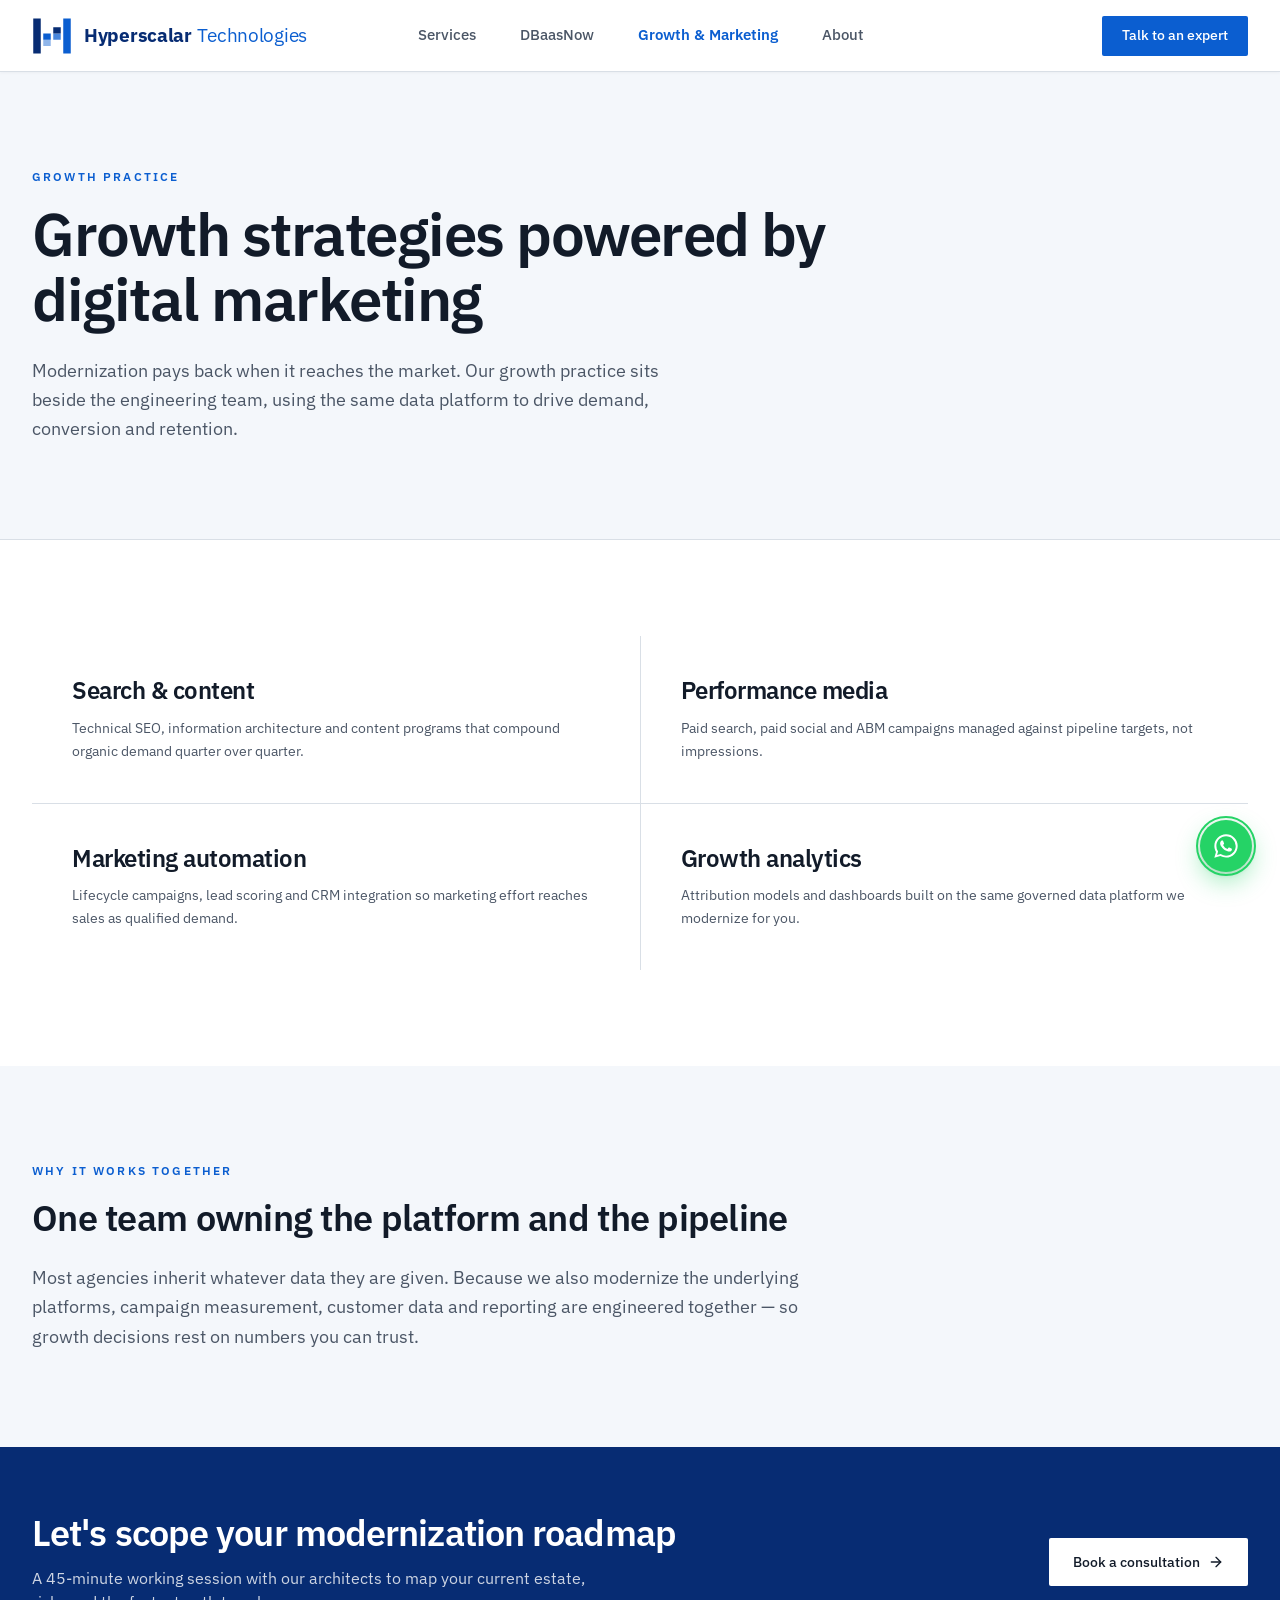
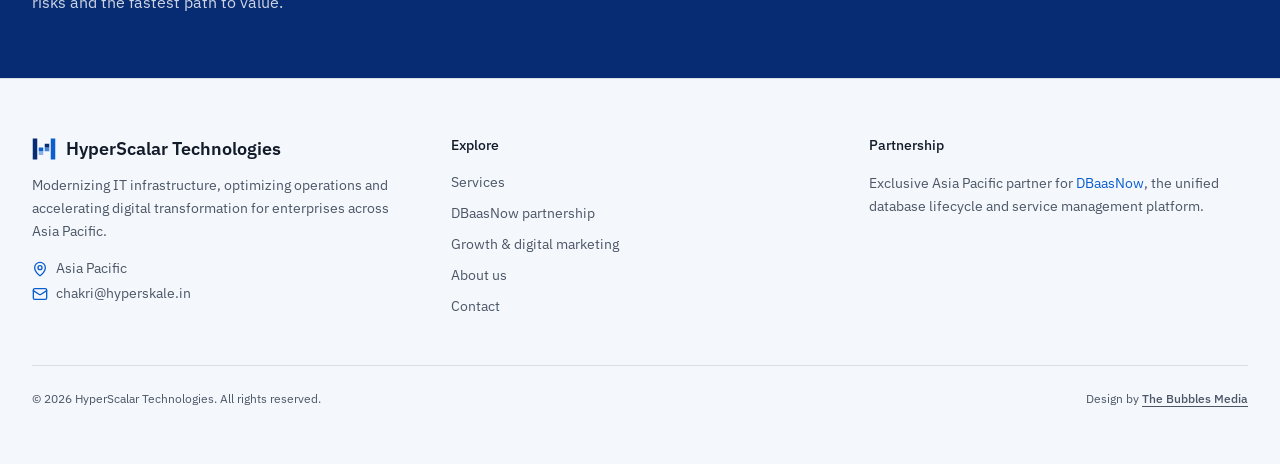
<file: growth.html>
<!DOCTYPE html>
<html lang="en">

<head>
  <!-- Google Tag Manager -->
  <script>(function(w,d,s,l,i){w[l]=w[l]||[];w[l].push({'gtm.start':
  new Date().getTime(),event:'gtm.js'});var f=d.getElementsByTagName(s)[0],
  j=d.createElement(s),dl=l!='dataLayer'?'&l='+l:'';j.async=true;j.src=
  'https://www.googletagmanager.com/gtm.js?id='+i+dl;f.parentNode.insertBefore(j,f);
  })(window,document,'script','dataLayer','GTM-PN576P2M');</script>
  <!-- End Google Tag Manager -->

  <!-- Google tag (gtag.js) -->
  <script async src="https://www.googletagmanager.com/gtag/js?id=G-T5CRFQL74B"></script>
  <script>
    window.dataLayer = window.dataLayer || [];
    function gtag(){dataLayer.push(arguments);}
    gtag('js', new Date());

    gtag('config', 'G-T5CRFQL74B');
  </script>

  <meta charset="utf-8" />
  <meta name="viewport" content="width=device-width, initial-scale=1" />
  <meta name="google-site-verification" content="nQ6vmei-OahR8IhgZ37lwxBaeO1FhGrLLNy7FiWKjac" />
  <title>Growth &amp; Digital Marketing — HyperScalar Technologies</title>
  <meta name="description"
    content="Growth strategies through digital marketing: SEO, demand generation, performance media, marketing automation and analytics for technology-led enterprises." />
  <meta name="author" content="HyperScalar Technologies" />
  <meta name="robots" content="index, follow" />
  <link rel="canonical" href="https://hyperskale.in/growth" />

  <!-- Open Graph / Facebook -->
  <meta property="og:site_name" content="HyperScalar Technologies" />
  <meta property="og:title" content="Growth &amp; Digital Marketing — HyperScalar Technologies" />
  <meta property="og:description"
    content="Growth strategies through digital marketing: SEO, demand generation, performance media, marketing automation and analytics for technology-led enterprises." />
  <meta property="og:url" content="https://hyperskale.in/growth" />
  <meta property="og:type" content="website" />
  <meta property="og:image" content="https://hyperskale.in/assets/images/hero.jpg" />

  <!-- Twitter / X -->
  <meta name="twitter:card" content="summary_large_image" />
  <meta name="twitter:title" content="Growth &amp; Digital Marketing — HyperScalar Technologies" />
  <meta name="twitter:description"
    content="Growth strategies through digital marketing: SEO, demand generation, performance media, marketing automation and analytics for technology-led enterprises." />
  <meta name="twitter:image" content="https://hyperskale.in/assets/images/hero.jpg" />

  <!-- Favicon and Manifest -->
  <link rel="icon" href="./favicon.svg" type="image/svg+xml" />
  <link rel="manifest" href="./site.webmanifest" />
  <meta name="theme-color" content="#0b5ed0" />

  <!-- Preconnect & Fonts -->
  <link rel="preconnect" href="https://fonts.googleapis.com" />
  <link rel="preconnect" href="https://fonts.gstatic.com" crossorigin="anonymous" />
  <link
    href="https://fonts.googleapis.com/css2?family=IBM+Plex+Sans:wght@400;500;600;700&amp;family=IBM+Plex+Mono:wght@400;500&amp;display=swap"
    rel="stylesheet" />

  <!-- Stylesheets -->
  <link rel="stylesheet" href="./assets/css/bootstrap.min.css" />
  <link rel="stylesheet" href="./assets/css/style.css?v=logo_3" />
  <link rel="stylesheet" href="./assets/css/responsive.css" />

  <!-- Structured Data JSON-LD (AEO & GEO optimized) -->
  <script type="application/ld+json">
  {
    "@context": "https://schema.org",
    "@type": "Service",
    "name": "Growth strategies through digital marketing",
    "serviceType": "Digital marketing and demand generation",
    "provider": {
      "@type": "Organization",
      "name": "HyperScalar Technologies"
    },
    "areaServed": "Asia Pacific"
  }
  </script>
</head>

<body>
  <!-- Google Tag Manager (noscript) -->
  <noscript><iframe src="https://www.googletagmanager.com/ns.html?id=GTM-PN576P2M"
  height="0" width="0" style="display:none;visibility:hidden"></iframe></noscript>
  <!-- End Google Tag Manager (noscript) -->

  <!-- Header -->
  <header class="site-header">
    <div class="site-container">
      <a class="brand-logo-link" href="/" aria-label="Hyperscalar Technologies">
        <svg viewBox="0 0 32 32" width="40" height="40" style="width:40px;height:40px;flex-shrink:0;" class="logo-svg"
          role="img" aria-label="Hyperscalar Technologies" xmlns="http://www.w3.org/2000/svg">
          <rect x="1" y="2" width="6" height="28" fill="#072c73" class="fill-brand-deep"></rect>
          <rect x="25" y="2" width="6" height="28" fill="#0b5ed0" class="fill-brand"></rect>
          <rect x="9" y="19" width="6" height="5" fill="#0b5ed0" class="fill-brand" opacity="0.45"></rect>
          <rect x="17" y="14" width="6" height="5" fill="#0b5ed0" class="fill-brand" opacity="0.75"></rect>
          <rect x="9" y="14" width="6" height="5" fill="#0b5ed0" class="fill-brand"></rect>
          <rect x="17" y="9" width="6" height="5" fill="#072c73" class="fill-brand-deep"></rect>
        </svg>
        <span class="brand-name">
          <span class="brand-name-deep">Hyperscalar</span>
          <span class="brand-name-brand">Technologies</span>
        </span>
      </a>
      <nav class="desktop-nav" aria-label="Main Navigation">
        <a href="/services" class="nav-link-custom">Services</a>
        <a href="/dbaasnow" class="nav-link-custom">DBaasNow</a>
        <a href="/growth" class="nav-link-custom active" aria-current="page">Growth &amp; Marketing</a>
        <a href="/about" class="nav-link-custom">About</a>
      </nav>
      <div class="header-cta-wrapper">
        <a href="/contact" class="btn-header-cta">Talk to an expert</a>
      </div>
      <button type="button" aria-label="Toggle navigation" aria-expanded="false" class="mobile-nav-toggle">
        <svg xmlns="http://www.w3.org/2000/svg" width="24" height="24" viewBox="0 0 24 24" fill="none"
          stroke="currentColor" stroke-width="2" stroke-linecap="round" stroke-linejoin="round"
          class="lucide lucide-menu" style="width:20px;height:20px;" aria-hidden="true">
          <path d="M4 5h16"></path>
          <path d="M4 12h16"></path>
          <path d="M4 19h16"></path>
        </svg>
      </button>
    </div>
  </header>

  <!-- Mobile Navigation Drawer -->
  <div class="mobile-menu-overlay" aria-hidden="true"></div>
  <div class="mobile-menu-drawer" aria-hidden="true" role="dialog" aria-modal="true" aria-label="Mobile Navigation">
    <nav class="mobile-nav-list">
      <a href="/services" class="mobile-nav-link">Services</a>
      <a href="/dbaasnow" class="mobile-nav-link">DBaasNow</a>
      <a href="/growth" class="mobile-nav-link active" aria-current="page">Growth &amp; Marketing</a>
      <a href="/about" class="mobile-nav-link">About</a>
    </nav>
    <div class="mobile-menu-cta">
      <a href="/contact" class="btn-brand-primary w-100">Talk to an expert</a>
    </div>
  </div>

  <!-- Main Content -->
  <main>
    <!-- Page Header -->
    <section class="page-header-section">
      <div class="site-container">
        <p class="section-tag">Growth practice</p>
        <h1 class="page-title">Growth strategies powered by digital marketing</h1>
        <p class="mt-4 lead-text" style="max-width: 42rem;">Modernization pays back when it reaches the market. Our
          growth practice sits beside the engineering team, using the same data platform to drive demand, conversion and
          retention.</p>
      </div>
    </section>

    <!-- Growth Services Cards (2 Columns) -->
    <section class="bg-background section-padding">
      <div class="site-container">
        <div class="border-card-grid-2">
          <!-- 1. Search & content -->
          <article class="service-card large-padding">
            <h2 class="card-title" style="font-size: 1.5rem; margin-top: 0;">Search &amp; content</h2>
            <p class="card-text">Technical SEO, information architecture and content programs that compound organic
              demand quarter over quarter.</p>
          </article>

          <!-- 2. Performance media -->
          <article class="service-card large-padding">
            <h2 class="card-title" style="font-size: 1.5rem; margin-top: 0;">Performance media</h2>
            <p class="card-text">Paid search, paid social and ABM campaigns managed against pipeline targets, not
              impressions.</p>
          </article>

          <!-- 3. Marketing automation -->
          <article class="service-card large-padding">
            <h2 class="card-title" style="font-size: 1.5rem; margin-top: 0;">Marketing automation</h2>
            <p class="card-text">Lifecycle campaigns, lead scoring and CRM integration so marketing effort reaches sales
              as qualified demand.</p>
          </article>

          <!-- 4. Growth analytics -->
          <article class="service-card large-padding">
            <h2 class="card-title" style="font-size: 1.5rem; margin-top: 0;">Growth analytics</h2>
            <p class="card-text">Attribution models and dashboards built on the same governed data platform we modernize
              for you.</p>
          </article>
        </div>
      </div>
    </section>

    <!-- Why it works together -->
    <section class="bg-surface section-padding">
      <div class="site-container">
        <div style="max-width: 48rem;">
          <p class="section-tag">Why it works together</p>
          <h2 class="section-heading-medium">One team owning the platform and the pipeline</h2>
          <p class="mt-4 lead-text">Most agencies inherit whatever data they are given. Because we also modernize the
            underlying platforms, campaign measurement, customer data and reporting are engineered together — so growth
            decisions rest on numbers you can trust.</p>
        </div>
      </div>
    </section>

    <!-- Roadmap CTA Banner -->
    <section class="cta-banner-section">
      <div class="site-container">
        <div class="cta-banner-content">
          <div>
            <h2 class="cta-banner-title">Let&#x27;s scope your modernization roadmap</h2>
            <p class="cta-banner-desc">A 45-minute working session with our architects to map your current estate, risks
              and the fastest path to value.</p>
          </div>
          <a href="/contact" class="btn-banner-action">Book a consultation <svg xmlns="http://www.w3.org/2000/svg"
              width="16" height="16" viewBox="0 0 24 24" fill="none" stroke="currentColor" stroke-width="2"
              stroke-linecap="round" stroke-linejoin="round" class="lucide lucide-arrow-right" aria-hidden="true">
              <path d="M5 12h14"></path>
              <path d="m12 5 7 7-7 7"></path>
            </svg></a>
        </div>
      </div>
    </section>
  </main>

  <!-- Footer -->
  <footer class="site-footer">
    <div class="site-container footer-inner">
      <div class="footer-grid">
        <div>
          <p class="footer-brand-title">
            <svg viewBox="0 0 32 32" style="width:24px;height:24px;" role="img" aria-label="HyperScalar Technologies"
              xmlns="http://www.w3.org/2000/svg">
              <rect x="1" y="2" width="6" height="28" class="fill-brand-deep"></rect>
              <rect x="25" y="2" width="6" height="28" class="fill-brand"></rect>
              <rect x="9" y="19" width="6" height="5" class="fill-brand" opacity="0.45"></rect>
              <rect x="17" y="14" width="6" height="5" class="fill-brand" opacity="0.75"></rect>
              <rect x="9" y="14" width="6" height="5" class="fill-brand"></rect>
              <rect x="17" y="9" width="6" height="5" class="fill-brand-deep"></rect>
            </svg>
            HyperScalar Technologies
          </p>
          <p class="footer-brand-desc">Modernizing IT infrastructure, optimizing operations and accelerating digital
            transformation for enterprises across Asia Pacific.</p>
          <div class="footer-contact-info">
            <p class="footer-info-item">
              <svg xmlns="http://www.w3.org/2000/svg" width="16" height="16" viewBox="0 0 24 24" fill="none"
                stroke="currentColor" stroke-width="2" stroke-linecap="round" stroke-linejoin="round"
                class="lucide lucide-map-pin" aria-hidden="true">
                <path
                  d="M20 10c0 4.993-5.539 10.193-7.399 11.799a1 1 0 0 1-1.202 0C9.539 20.193 4 14.993 4 10a8 8 0 0 1 16 0">
                </path>
                <circle cx="12" cy="10" r="3"></circle>
              </svg>
              Asia Pacific
            </p>
            <a href="mailto:chakri@hyperskale.in" class="footer-info-item">
              <svg xmlns="http://www.w3.org/2000/svg" width="16" height="16" viewBox="0 0 24 24" fill="none"
                stroke="currentColor" stroke-width="2" stroke-linecap="round" stroke-linejoin="round"
                class="lucide lucide-mail" aria-hidden="true">
                <path d="m22 7-8.991 5.727a2 2 0 0 1-2.009 0L2 7"></path>
                <rect x="2" y="4" width="20" height="16" rx="2"></rect>
              </svg>
              chakri@hyperskale.in
            </a>
          </div>
        </div>
        <div>
          <p class="footer-col-title">Explore</p>
          <ul class="footer-nav-list">
            <li><a href="/services">Services</a></li>
            <li><a href="/dbaasnow">DBaasNow partnership</a></li>
            <li><a href="/growth">Growth &amp; digital marketing</a></li>
            <li><a href="/about">About us</a></li>
            <li><a href="/contact">Contact</a></li>
          </ul>
        </div>
        <div>
          <p class="footer-col-title">Partnership</p>
          <p class="footer-text">Exclusive Asia Pacific partner for <a href="https://dbaasnow.com/welcome/" target="_blank" rel="noopener noreferrer">DBaasNow</a>, the unified database lifecycle and service management platform.</p>
        </div>
      </div>
      <div class="footer-bottom-bar">
        <span>© 2026 HyperScalar Technologies. All rights reserved.</span>
        <span>Design by <a href="https://thebubblesmedia.com/" target="_blank" rel="noopener noreferrer"
            class="bubbles-media-link">The Bubbles Media</a></span>
      </div>
    </div>
  </footer>

  <!-- Floating Quick Actions Dock (WhatsApp & Scroll-To-Top) -->
  <div class="floating-actions-dock" role="region" aria-label="Floating quick actions">
    <!-- WhatsApp Direct Chat Button -->
    <a href="https://wa.me/918341823833?text=Hi%20HyperScalar%20Technologies%2C%20I%20would%20like%20to%20learn%20more%20about%20your%20services."
      class="fab-btn fab-whatsapp"
      target="_blank"
      rel="noopener noreferrer"
      aria-label="Chat with us on WhatsApp (+91 83418 23833)">
      <span class="fab-whatsapp-pulse" aria-hidden="true"></span>
      <svg xmlns="http://www.w3.org/2000/svg" width="28" height="28" viewBox="0 0 24 24" fill="currentColor" aria-hidden="true">
        <path d="M12.031 2C6.51 2 2.031 6.478 2.031 11.997c0 1.84.5 3.565 1.373 5.053L2 22l5.12-1.344a9.93 9.93 0 0 0 4.911 1.282h.004c5.52 0 9.998-4.478 9.998-9.997 0-2.671-1.04-5.182-2.929-7.071A9.94 9.94 0 0 0 12.031 2zm0 18.257a8.27 8.27 0 0 1-4.218-1.154l-.302-.18-3.136.823.837-3.056-.197-.314a8.25 8.25 0 0 1-1.267-4.38c0-4.57 3.72-8.287 8.287-8.287 2.213 0 4.294.863 5.86 2.428a8.23 8.23 0 0 1 2.424 5.859c0 4.57-3.72 8.287-8.288 8.287zm4.542-6.198c-.249-.125-1.472-.726-1.7-.809-.228-.083-.394-.125-.56.125-.166.249-.644.809-.789.975-.145.166-.29.187-.539.062a6.786 6.786 0 0 1-2.001-1.233 7.488 7.488 0 0 1-1.385-1.724c-.145-.249-.015-.384.11-.508.112-.112.249-.29.373-.436.124-.145.166-.249.249-.415.083-.166.042-.311-.021-.436-.062-.125-.56-1.349-.768-1.847-.202-.486-.407-.42-.56-.428h-.477c-.166 0-.436.062-.664.311-.228.249-.871.851-.871 2.075 0 1.224.892 2.407 1.016 2.573.125.166 1.753 2.678 4.248 3.755.594.256 1.058.41 1.42.525.597.19 1.14.163 1.57.099.479-.071 1.472-.602 1.68-1.183.208-.581.208-1.079.145-1.183-.062-.104-.228-.166-.477-.29z"/>
      </svg>
      <span class="fab-tooltip">Chat with us</span>
    </a>

    <!-- Up Scrolled / Scroll to Top Button -->
    <button type="button"
      id="scrollTopBtn"
      class="fab-btn fab-scroll-top"
      aria-label="Scroll to top of page">
      <svg xmlns="http://www.w3.org/2000/svg" width="22" height="22" viewBox="0 0 24 24" fill="none"
        stroke="currentColor" stroke-width="2.5" stroke-linecap="round" stroke-linejoin="round"
        class="lucide lucide-chevron-up" aria-hidden="true">
        <path d="m18 15-6-6-6 6"/>
      </svg>
    </button>
  </div>

  <!-- Scripts -->
  <script src="./assets/js/bootstrap.bundle.min.js" defer></script>
  <script src="./assets/js/main.js?v=fab_1" defer></script>
  <script src="./assets/js/animations.js" defer></script>
</body>

</html>
</file>
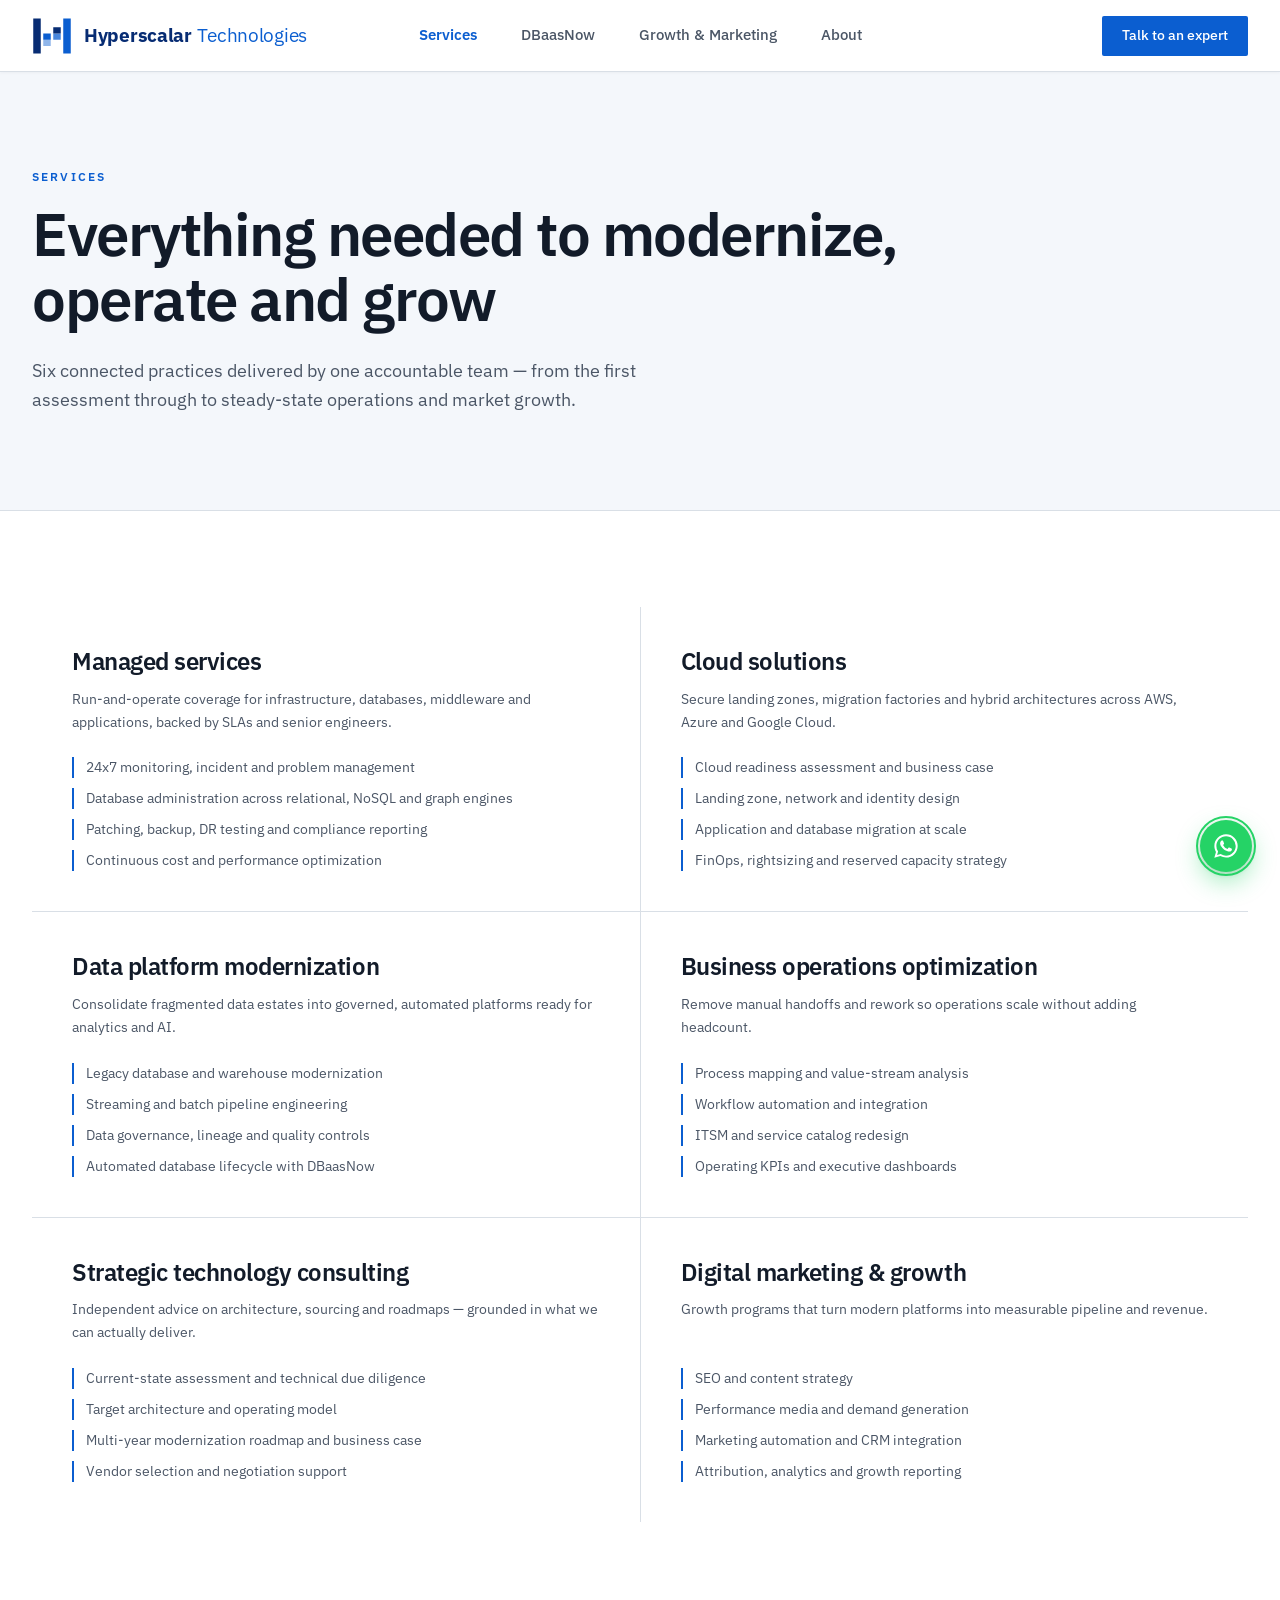
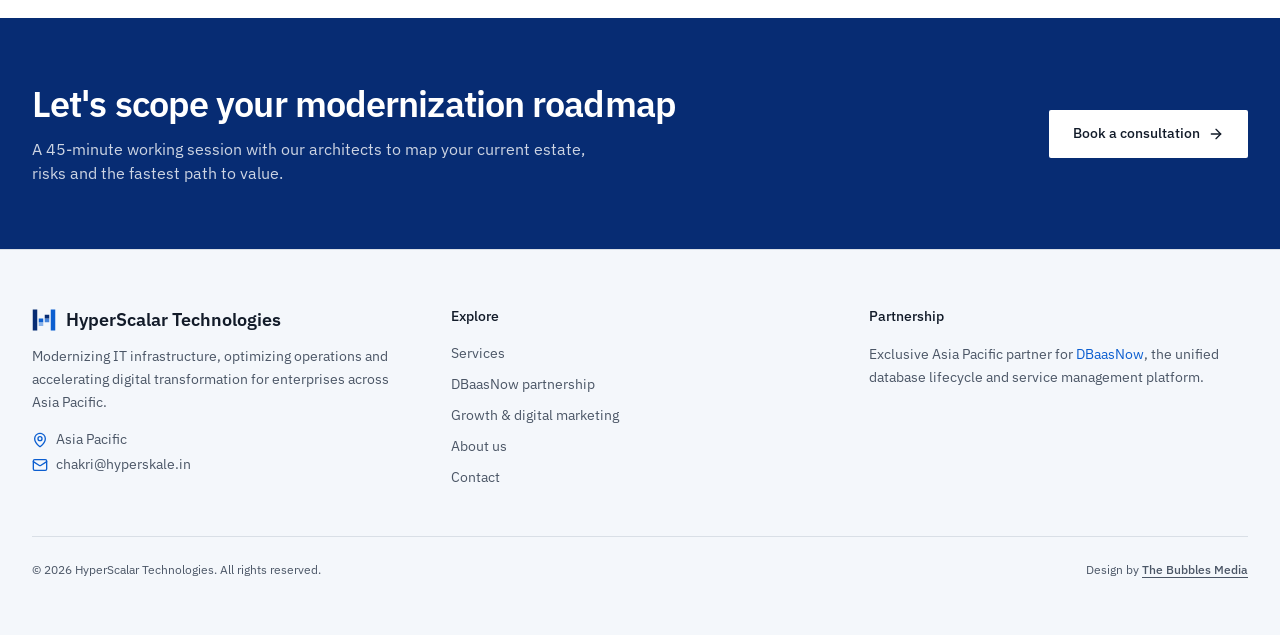
<file: services.html>
<!DOCTYPE html>
<html lang="en">

<head>
  <!-- Google Tag Manager -->
  <script>(function(w,d,s,l,i){w[l]=w[l]||[];w[l].push({'gtm.start':
  new Date().getTime(),event:'gtm.js'});var f=d.getElementsByTagName(s)[0],
  j=d.createElement(s),dl=l!='dataLayer'?'&l='+l:'';j.async=true;j.src=
  'https://www.googletagmanager.com/gtm.js?id='+i+dl;f.parentNode.insertBefore(j,f);
  })(window,document,'script','dataLayer','GTM-PN576P2M');</script>
  <!-- End Google Tag Manager -->

  <!-- Google tag (gtag.js) -->
  <script async src="https://www.googletagmanager.com/gtag/js?id=G-T5CRFQL74B"></script>
  <script>
    window.dataLayer = window.dataLayer || [];
    function gtag(){dataLayer.push(arguments);}
    gtag('js', new Date());

    gtag('config', 'G-T5CRFQL74B');
  </script>

  <meta charset="utf-8" />
  <meta name="viewport" content="width=device-width, initial-scale=1" />
  <meta name="google-site-verification" content="nQ6vmei-OahR8IhgZ37lwxBaeO1FhGrLLNy7FiWKjac" />
  <title>Services — HyperScalar Technologies</title>
  <meta name="description"
    content="Managed services, cloud solutions, data platform modernization, business operations optimization and strategic technology consulting for enterprises." />
  <meta name="author" content="HyperScalar Technologies" />
  <meta name="robots" content="index, follow" />
  <link rel="canonical" href="https://hyperskale.in/services" />

  <!-- Open Graph / Facebook -->
  <meta property="og:site_name" content="HyperScalar Technologies" />
  <meta property="og:title" content="Services — HyperScalar Technologies" />
  <meta property="og:description"
    content="Managed services, cloud solutions, data platform modernization, business operations optimization and strategic technology consulting for enterprises." />
  <meta property="og:url" content="https://hyperskale.in/services" />
  <meta property="og:type" content="website" />
  <meta property="og:image" content="https://hyperskale.in/assets/images/hero.jpg" />

  <!-- Twitter / X -->
  <meta name="twitter:card" content="summary_large_image" />
  <meta name="twitter:title" content="Services — HyperScalar Technologies" />
  <meta name="twitter:description"
    content="Managed services, cloud solutions, data platform modernization, business operations optimization and strategic technology consulting for enterprises." />
  <meta name="twitter:image" content="https://hyperskale.in/assets/images/hero.jpg" />

  <!-- Favicon and Manifest -->
  <link rel="icon" href="./favicon.svg" type="image/svg+xml" />
  <link rel="manifest" href="./site.webmanifest" />
  <meta name="theme-color" content="#0b5ed0" />

  <!-- Preconnect & Fonts -->
  <link rel="preconnect" href="https://fonts.googleapis.com" />
  <link rel="preconnect" href="https://fonts.gstatic.com" crossorigin="anonymous" />
  <link
    href="https://fonts.googleapis.com/css2?family=IBM+Plex+Sans:wght@400;500;600;700&amp;family=IBM+Plex+Mono:wght@400;500&amp;display=swap"
    rel="stylesheet" />

  <!-- Stylesheets -->
  <link rel="stylesheet" href="./assets/css/bootstrap.min.css" />
  <link rel="stylesheet" href="./assets/css/style.css?v=logo_3" />
  <link rel="stylesheet" href="./assets/css/responsive.css" />

  <!-- Structured Data JSON-LD (AEO & GEO optimized) -->
  <script type="application/ld+json">
  {
    "@context": "https://schema.org",
    "@type": "ItemList",
    "name": "HyperScalar Technologies services",
    "itemListElement": [
      {
        "@type": "ListItem",
        "position": 1,
        "item": {
          "@type": "Service",
          "name": "Managed services",
          "provider": {
            "@type": "Organization",
            "name": "HyperScalar Technologies"
          },
          "areaServed": "Asia Pacific"
        }
      },
      {
        "@type": "ListItem",
        "position": 2,
        "item": {
          "@type": "Service",
          "name": "Cloud solutions",
          "provider": {
            "@type": "Organization",
            "name": "HyperScalar Technologies"
          },
          "areaServed": "Asia Pacific"
        }
      },
      {
        "@type": "ListItem",
        "position": 3,
        "item": {
          "@type": "Service",
          "name": "Data platform modernization",
          "provider": {
            "@type": "Organization",
            "name": "HyperScalar Technologies"
          },
          "areaServed": "Asia Pacific"
        }
      },
      {
        "@type": "ListItem",
        "position": 4,
        "item": {
          "@type": "Service",
          "name": "Business operations optimization",
          "provider": {
            "@type": "Organization",
            "name": "HyperScalar Technologies"
          },
          "areaServed": "Asia Pacific"
        }
      },
      {
        "@type": "ListItem",
        "position": 5,
        "item": {
          "@type": "Service",
          "name": "Strategic technology consulting",
          "provider": {
            "@type": "Organization",
            "name": "HyperScalar Technologies"
          },
          "areaServed": "Asia Pacific"
        }
      }
    ]
  }
  </script>
</head>

<body>
  <!-- Google Tag Manager (noscript) -->
  <noscript><iframe src="https://www.googletagmanager.com/ns.html?id=GTM-PN576P2M"
  height="0" width="0" style="display:none;visibility:hidden"></iframe></noscript>
  <!-- End Google Tag Manager (noscript) -->

  <!-- Header -->
  <header class="site-header">
    <div class="site-container">
      <a class="brand-logo-link" href="/" aria-label="Hyperscalar Technologies">
        <svg viewBox="0 0 32 32" width="40" height="40" style="width:40px;height:40px;flex-shrink:0;" class="logo-svg"
          role="img" aria-label="Hyperscalar Technologies" xmlns="http://www.w3.org/2000/svg">
          <rect x="1" y="2" width="6" height="28" fill="#072c73" class="fill-brand-deep"></rect>
          <rect x="25" y="2" width="6" height="28" fill="#0b5ed0" class="fill-brand"></rect>
          <rect x="9" y="19" width="6" height="5" fill="#0b5ed0" class="fill-brand" opacity="0.45"></rect>
          <rect x="17" y="14" width="6" height="5" fill="#0b5ed0" class="fill-brand" opacity="0.75"></rect>
          <rect x="9" y="14" width="6" height="5" fill="#0b5ed0" class="fill-brand"></rect>
          <rect x="17" y="9" width="6" height="5" fill="#072c73" class="fill-brand-deep"></rect>
        </svg>
        <span class="brand-name">
          <span class="brand-name-deep">Hyperscalar</span>
          <span class="brand-name-brand">Technologies</span>
        </span>
      </a>
      <nav class="desktop-nav" aria-label="Main Navigation">
        <a href="/services" class="nav-link-custom active" aria-current="page">Services</a>
        <a href="/dbaasnow" class="nav-link-custom">DBaasNow</a>
        <a href="/growth" class="nav-link-custom">Growth &amp; Marketing</a>
        <a href="/about" class="nav-link-custom">About</a>
      </nav>
      <div class="header-cta-wrapper">
        <a href="/contact" class="btn-header-cta">Talk to an expert</a>
      </div>
      <button type="button" aria-label="Toggle navigation" aria-expanded="false" class="mobile-nav-toggle">
        <svg xmlns="http://www.w3.org/2000/svg" width="24" height="24" viewBox="0 0 24 24" fill="none"
          stroke="currentColor" stroke-width="2" stroke-linecap="round" stroke-linejoin="round"
          class="lucide lucide-menu" style="width:20px;height:20px;" aria-hidden="true">
          <path d="M4 5h16"></path>
          <path d="M4 12h16"></path>
          <path d="M4 19h16"></path>
        </svg>
      </button>
    </div>
  </header>

  <!-- Mobile Navigation Drawer -->
  <div class="mobile-menu-overlay" aria-hidden="true"></div>
  <div class="mobile-menu-drawer" aria-hidden="true" role="dialog" aria-modal="true" aria-label="Mobile Navigation">
    <nav class="mobile-nav-list">
      <a href="/services" class="mobile-nav-link active" aria-current="page">Services</a>
      <a href="/dbaasnow" class="mobile-nav-link">DBaasNow</a>
      <a href="/growth" class="mobile-nav-link">Growth &amp; Marketing</a>
      <a href="/about" class="mobile-nav-link">About</a>
    </nav>
    <div class="mobile-menu-cta">
      <a href="/contact" class="btn-brand-primary w-100">Talk to an expert</a>
    </div>
  </div>

  <!-- Main Content -->
  <main>
    <!-- Page Header -->
    <section class="page-header-section">
      <div class="site-container">
        <p class="section-tag">Services</p>
        <h1 class="page-title">Everything needed to modernize, operate and grow</h1>
        <p class="mt-4 lead-text" style="max-width: 42rem;">Six connected practices delivered by one accountable team —
          from the first assessment through to steady-state operations and market growth.</p>
      </div>
    </section>

    <!-- Services Grid (2 Columns) -->
    <section class="bg-background section-padding">
      <div class="site-container">
        <div class="border-card-grid-2">
          <!-- 1. Managed services -->
          <article class="service-card large-padding">
            <h2 class="card-title" style="font-size: 1.5rem; margin-top: 0;">Managed services</h2>
            <p class="card-text">Run-and-operate coverage for infrastructure, databases, middleware and applications,
              backed by SLAs and senior engineers.</p>
            <ul class="service-bullet-list">
              <li class="service-bullet-item">24x7 monitoring, incident and problem management</li>
              <li class="service-bullet-item">Database administration across relational, NoSQL and graph engines</li>
              <li class="service-bullet-item">Patching, backup, DR testing and compliance reporting</li>
              <li class="service-bullet-item">Continuous cost and performance optimization</li>
            </ul>
          </article>

          <!-- 2. Cloud solutions -->
          <article class="service-card large-padding">
            <h2 class="card-title" style="font-size: 1.5rem; margin-top: 0;">Cloud solutions</h2>
            <p class="card-text">Secure landing zones, migration factories and hybrid architectures across AWS, Azure
              and Google Cloud.</p>
            <ul class="service-bullet-list">
              <li class="service-bullet-item">Cloud readiness assessment and business case</li>
              <li class="service-bullet-item">Landing zone, network and identity design</li>
              <li class="service-bullet-item">Application and database migration at scale</li>
              <li class="service-bullet-item">FinOps, rightsizing and reserved capacity strategy</li>
            </ul>
          </article>

          <!-- 3. Data platform modernization -->
          <article class="service-card large-padding">
            <h2 class="card-title" style="font-size: 1.5rem; margin-top: 0;">Data platform modernization</h2>
            <p class="card-text">Consolidate fragmented data estates into governed, automated platforms ready for
              analytics and AI.</p>
            <ul class="service-bullet-list">
              <li class="service-bullet-item">Legacy database and warehouse modernization</li>
              <li class="service-bullet-item">Streaming and batch pipeline engineering</li>
              <li class="service-bullet-item">Data governance, lineage and quality controls</li>
              <li class="service-bullet-item">Automated database lifecycle with DBaasNow</li>
            </ul>
          </article>

          <!-- 4. Business operations optimization -->
          <article class="service-card large-padding">
            <h2 class="card-title" style="font-size: 1.5rem; margin-top: 0;">Business operations optimization</h2>
            <p class="card-text">Remove manual handoffs and rework so operations scale without adding headcount.</p>
            <ul class="service-bullet-list">
              <li class="service-bullet-item">Process mapping and value-stream analysis</li>
              <li class="service-bullet-item">Workflow automation and integration</li>
              <li class="service-bullet-item">ITSM and service catalog redesign</li>
              <li class="service-bullet-item">Operating KPIs and executive dashboards</li>
            </ul>
          </article>

          <!-- 5. Strategic technology consulting -->
          <article class="service-card large-padding">
            <h2 class="card-title" style="font-size: 1.5rem; margin-top: 0;">Strategic technology consulting</h2>
            <p class="card-text">Independent advice on architecture, sourcing and roadmaps — grounded in what we can
              actually deliver.</p>
            <ul class="service-bullet-list">
              <li class="service-bullet-item">Current-state assessment and technical due diligence</li>
              <li class="service-bullet-item">Target architecture and operating model</li>
              <li class="service-bullet-item">Multi-year modernization roadmap and business case</li>
              <li class="service-bullet-item">Vendor selection and negotiation support</li>
            </ul>
          </article>

          <!-- 6. Digital marketing & growth -->
          <article class="service-card large-padding">
            <h2 class="card-title" style="font-size: 1.5rem; margin-top: 0;">Digital marketing &amp; growth</h2>
            <p class="card-text">Growth programs that turn modern platforms into measurable pipeline and revenue.</p>
            <ul class="service-bullet-list">
              <li class="service-bullet-item">SEO and content strategy</li>
              <li class="service-bullet-item">Performance media and demand generation</li>
              <li class="service-bullet-item">Marketing automation and CRM integration</li>
              <li class="service-bullet-item">Attribution, analytics and growth reporting</li>
            </ul>
          </article>
        </div>
      </div>
    </section>

    <!-- Roadmap CTA Banner -->
    <section class="cta-banner-section">
      <div class="site-container">
        <div class="cta-banner-content">
          <div>
            <h2 class="cta-banner-title">Let&#x27;s scope your modernization roadmap</h2>
            <p class="cta-banner-desc">A 45-minute working session with our architects to map your current estate, risks
              and the fastest path to value.</p>
          </div>
          <a href="/contact" class="btn-banner-action">Book a consultation <svg xmlns="http://www.w3.org/2000/svg"
              width="16" height="16" viewBox="0 0 24 24" fill="none" stroke="currentColor" stroke-width="2"
              stroke-linecap="round" stroke-linejoin="round" class="lucide lucide-arrow-right" aria-hidden="true">
              <path d="M5 12h14"></path>
              <path d="m12 5 7 7-7 7"></path>
            </svg></a>
        </div>
      </div>
    </section>
  </main>

  <!-- Footer -->
  <footer class="site-footer">
    <div class="site-container footer-inner">
      <div class="footer-grid">
        <div>
          <p class="footer-brand-title">
            <svg viewBox="0 0 32 32" style="width:24px;height:24px;" role="img" aria-label="HyperScalar Technologies"
              xmlns="http://www.w3.org/2000/svg">
              <rect x="1" y="2" width="6" height="28" class="fill-brand-deep"></rect>
              <rect x="25" y="2" width="6" height="28" class="fill-brand"></rect>
              <rect x="9" y="19" width="6" height="5" class="fill-brand" opacity="0.45"></rect>
              <rect x="17" y="14" width="6" height="5" class="fill-brand" opacity="0.75"></rect>
              <rect x="9" y="14" width="6" height="5" class="fill-brand"></rect>
              <rect x="17" y="9" width="6" height="5" class="fill-brand-deep"></rect>
            </svg>
            HyperScalar Technologies
          </p>
          <p class="footer-brand-desc">Modernizing IT infrastructure, optimizing operations and accelerating digital
            transformation for enterprises across Asia Pacific.</p>
          <div class="footer-contact-info">
            <p class="footer-info-item">
              <svg xmlns="http://www.w3.org/2000/svg" width="16" height="16" viewBox="0 0 24 24" fill="none"
                stroke="currentColor" stroke-width="2" stroke-linecap="round" stroke-linejoin="round"
                class="lucide lucide-map-pin" aria-hidden="true">
                <path
                  d="M20 10c0 4.993-5.539 10.193-7.399 11.799a1 1 0 0 1-1.202 0C9.539 20.193 4 14.993 4 10a8 8 0 0 1 16 0">
                </path>
                <circle cx="12" cy="10" r="3"></circle>
              </svg>
              Asia Pacific
            </p>
            <a href="mailto:chakri@hyperskale.in" class="footer-info-item">
              <svg xmlns="http://www.w3.org/2000/svg" width="16" height="16" viewBox="0 0 24 24" fill="none"
                stroke="currentColor" stroke-width="2" stroke-linecap="round" stroke-linejoin="round"
                class="lucide lucide-mail" aria-hidden="true">
                <path d="m22 7-8.991 5.727a2 2 0 0 1-2.009 0L2 7"></path>
                <rect x="2" y="4" width="20" height="16" rx="2"></rect>
              </svg>
              chakri@hyperskale.in
            </a>
          </div>
        </div>
        <div>
          <p class="footer-col-title">Explore</p>
          <ul class="footer-nav-list">
            <li><a href="/services">Services</a></li>
            <li><a href="/dbaasnow">DBaasNow partnership</a></li>
            <li><a href="/growth">Growth &amp; digital marketing</a></li>
            <li><a href="/about">About us</a></li>
            <li><a href="/contact">Contact</a></li>
          </ul>
        </div>
        <div>
          <p class="footer-col-title">Partnership</p>
          <p class="footer-text">Exclusive Asia Pacific partner for <a href="https://dbaasnow.com/welcome/" target="_blank" rel="noopener noreferrer">DBaasNow</a>, the unified database lifecycle and service management platform.</p>
        </div>
      </div>
      <div class="footer-bottom-bar">
        <span>© 2026 HyperScalar Technologies. All rights reserved.</span>
        <span>Design by <a href="https://thebubblesmedia.com/" target="_blank" rel="noopener noreferrer"
            class="bubbles-media-link">The Bubbles Media</a></span>
      </div>
    </div>
  </footer>

  <!-- Floating Quick Actions Dock (WhatsApp & Scroll-To-Top) -->
  <div class="floating-actions-dock" role="region" aria-label="Floating quick actions">
    <!-- WhatsApp Direct Chat Button -->
    <a href="https://wa.me/918341823833?text=Hi%20HyperScalar%20Technologies%2C%20I%20would%20like%20to%20learn%20more%20about%20your%20services."
      class="fab-btn fab-whatsapp"
      target="_blank"
      rel="noopener noreferrer"
      aria-label="Chat with us on WhatsApp (+91 83418 23833)">
      <span class="fab-whatsapp-pulse" aria-hidden="true"></span>
      <svg xmlns="http://www.w3.org/2000/svg" width="28" height="28" viewBox="0 0 24 24" fill="currentColor" aria-hidden="true">
        <path d="M12.031 2C6.51 2 2.031 6.478 2.031 11.997c0 1.84.5 3.565 1.373 5.053L2 22l5.12-1.344a9.93 9.93 0 0 0 4.911 1.282h.004c5.52 0 9.998-4.478 9.998-9.997 0-2.671-1.04-5.182-2.929-7.071A9.94 9.94 0 0 0 12.031 2zm0 18.257a8.27 8.27 0 0 1-4.218-1.154l-.302-.18-3.136.823.837-3.056-.197-.314a8.25 8.25 0 0 1-1.267-4.38c0-4.57 3.72-8.287 8.287-8.287 2.213 0 4.294.863 5.86 2.428a8.23 8.23 0 0 1 2.424 5.859c0 4.57-3.72 8.287-8.288 8.287zm4.542-6.198c-.249-.125-1.472-.726-1.7-.809-.228-.083-.394-.125-.56.125-.166.249-.644.809-.789.975-.145.166-.29.187-.539.062a6.786 6.786 0 0 1-2.001-1.233 7.488 7.488 0 0 1-1.385-1.724c-.145-.249-.015-.384.11-.508.112-.112.249-.29.373-.436.124-.145.166-.249.249-.415.083-.166.042-.311-.021-.436-.062-.125-.56-1.349-.768-1.847-.202-.486-.407-.42-.56-.428h-.477c-.166 0-.436.062-.664.311-.228.249-.871.851-.871 2.075 0 1.224.892 2.407 1.016 2.573.125.166 1.753 2.678 4.248 3.755.594.256 1.058.41 1.42.525.597.19 1.14.163 1.57.099.479-.071 1.472-.602 1.68-1.183.208-.581.208-1.079.145-1.183-.062-.104-.228-.166-.477-.29z"/>
      </svg>
      <span class="fab-tooltip">Chat with us</span>
    </a>

    <!-- Up Scrolled / Scroll to Top Button -->
    <button type="button"
      id="scrollTopBtn"
      class="fab-btn fab-scroll-top"
      aria-label="Scroll to top of page">
      <svg xmlns="http://www.w3.org/2000/svg" width="22" height="22" viewBox="0 0 24 24" fill="none"
        stroke="currentColor" stroke-width="2.5" stroke-linecap="round" stroke-linejoin="round"
        class="lucide lucide-chevron-up" aria-hidden="true">
        <path d="m18 15-6-6-6 6"/>
      </svg>
    </button>
  </div>

  <!-- Scripts -->
  <script src="./assets/js/bootstrap.bundle.min.js" defer></script>
  <script src="./assets/js/main.js?v=fab_1" defer></script>
  <script src="./assets/js/animations.js" defer></script>
</body>

</html>
</file>
<file: assets/css/responsive.css>
/* ==========================================================================
   HyperScalar Technologies — Responsive Stylesheet
   Breakpoints: 320px, 375px, 425px, 576px, 768px, 992px, 1200px, 1400px+
   ========================================================================== */

/* Universal Overflow Protection without breaking position: sticky */
html, body {
  max-width: 100%;
  overflow-x: clip;
}

/* Touch Targets on Mobile (minimum 44x44px for accessibility) */
@media (max-width: 767.98px) {
  .nav-link-custom,
  .mobile-nav-link,
  .btn-brand-primary,
  .btn-outline-ink,
  .btn-banner-action,
  .link-arrow,
  .mobile-nav-toggle {
    min-height: 44px;
    display: inline-flex;
    align-items: center;
  }

  .mobile-nav-link {
    width: 100%;
  }

  .cta-banner-section .btn-banner-action {
    width: 100%;
    justify-content: center;
  }
}

/* Breakpoint 320px - 374px (Small Mobile) */
@media (max-width: 374.98px) {
  .site-container {
    padding-left: 1rem;
    padding-right: 1rem;
  }

  .hero-heading,
  .page-title {
    font-size: 1.875rem !important;
  }

  .section-heading-large {
    font-size: 1.625rem !important;
  }

  .section-heading-medium {
    font-size: 1.5rem !important;
  }

  .stat-number {
    font-size: 1.5rem !important;
  }

  .dbaas-stat-num {
    font-size: 1.75rem !important;
  }

  .stat-item {
    padding: 1.5rem 1rem !important;
  }

  .service-card {
    padding: 1.5rem !important;
  }

  .btn-brand-primary,
  .btn-outline-ink {
    width: 100%;
    justify-content: center;
  }
}

/* Breakpoint 375px - 575px (Standard Mobile) */
@media (min-width: 375px) and (max-width: 575.98px) {
  .hero-heading,
  .page-title {
    font-size: 2.125rem;
  }

  .section-heading-large {
    font-size: 1.75rem;
  }

  .stat-number {
    font-size: 1.75rem;
  }

  .dbaas-stat-num {
    font-size: 2rem;
  }
}

/* Breakpoint 576px - 767px (Large Mobile / Phablet) */
@media (min-width: 576px) and (max-width: 767.98px) {
  .stats-grid {
    grid-template-columns: repeat(2, 1fr);
  }
}

/* Breakpoint 768px - 991px (Tablet / iPad Portrait) */
@media (min-width: 768px) and (max-width: 991.98px) {
  .hero-inner-grid {
    gap: 2.5rem;
  }

  .stats-grid {
    grid-template-columns: repeat(4, 1fr);
  }

  .stat-item {
    padding: 2rem 1.25rem;
  }

  .stat-number {
    font-size: 1.75rem;
  }

  .border-card-grid-3 {
    grid-template-columns: repeat(2, 1fr);
  }

  .contact-layout-grid {
    grid-template-columns: 1fr;
  }
}

/* Breakpoint 992px - 1199px (Desktop / Laptop) */
@media (min-width: 992px) and (max-width: 1199.98px) {
  .hero-heading,
  .page-title {
    font-size: 3.25rem;
  }

  .section-heading-large {
    font-size: 2.5rem;
  }

  .border-card-grid-3 {
    grid-template-columns: repeat(3, 1fr);
  }
}

/* Breakpoint 1200px - 1399px (Large Desktop) */
@media (min-width: 1200px) {
  .site-container {
    max-width: 1280px;
  }
}

/* Breakpoint 1400px+ (Ultra-wide Desktop) */
@media (min-width: 1400px) {
  .hero-inner-grid {
    gap: 4rem;
  }
}

/* Print Optimization */
@media print {
  .site-header,
  .site-footer,
  .mobile-menu-overlay,
  .mobile-menu-drawer,
  .cta-banner-section {
    display: none !important;
  }

  body {
    color: #000;
    background: #fff;
  }
}
</file>
<file: assets/css/style.css>
/* ==========================================================================
   HyperScalar Technologies — Core Stylesheet
   Modern, semantic, performant CSS architecture with Bootstrap 5 integration
   ========================================================================== */

/* --------------------------------------------------------------------------
   1. Design Tokens & CSS Custom Properties
   -------------------------------------------------------------------------- */
:root {
  /* Color Palette (exact matching with sRGB fallbacks & OKLCH support) */
  --color-background: #ffffff;
  --color-foreground: #121b29;
  --color-surface: #f4f7fb;
  --color-surface-strong: #e4ecf5;
  --color-ink: #121b29;
  --color-ink-soft: #4b5666;
  --color-border: #d9dfe6;
  --color-input: #d9dfe6;
  --color-brand: #0b5ed0;
  --color-brand-deep: #072c73;
  --color-brand-soft: #cde8ff;
  --color-teal: #0891b2;
  --color-white: #ffffff;
  --color-primary-foreground: #ffffff;

  /* Typography */
  --font-sans: 'IBM Plex Sans', -apple-system, BlinkMacSystemFont, 'Segoe UI', Roboto, Helvetica, Arial, sans-serif;
  --font-mono: 'IBM Plex Mono', ui-monospace, SFMono-Regular, Menlo, Monaco, Consolas, monospace;

  /* Spacing & Sizing */
  --header-height: 72px;
  --max-content-width: 1280px;
  --radius-sm: 2px;
  --radius-md: 4px;

  /* Transitions */
  --transition-fast: 0.15s cubic-bezier(0.4, 0, 0.2, 1);
  --transition-base: 0.25s cubic-bezier(0.4, 0, 0.2, 1);
}

@supports (color: oklch(51% 0.19 259)) {
  :root {
    --color-brand: oklch(51% 0.19 259);
    --color-brand-deep: oklch(32% 0.13 262);
    --color-brand-soft: oklch(92% 0.045 246);
    --color-surface: oklch(97.5% 0.006 250);
    --color-surface-strong: oklch(94% 0.015 250);
    --color-ink: oklch(22% 0.03 260);
    --color-ink-soft: oklch(45% 0.03 258);
    --color-border: oklch(90% 0.012 253);
    --color-input: oklch(90% 0.012 253);
  }
}

/* --------------------------------------------------------------------------
   2. Base & Reset Overrides
   -------------------------------------------------------------------------- */
*, *::before, *::after {
  box-sizing: border-box;
}

html {
  font-family: var(--font-sans);
  font-size: 16px;
  line-height: 1.5;
  color: var(--color-ink);
  background-color: var(--color-background);
  scroll-behavior: smooth;
  -webkit-text-size-adjust: 100%;
  -webkit-font-smoothing: antialiased;
  -moz-osx-font-smoothing: grayscale;
}

body {
  margin: 0;
  padding: 0;
  padding-top: var(--header-height);
  font-family: var(--font-sans);
  color: var(--color-ink);
  background-color: var(--color-background);
  min-height: 100vh;
  display: flex;
  flex-direction: column;
}

main {
  flex: 1 0 auto;
}

/* Typography elements */
h1, h2, h3, h4, h5, h6 {
  color: var(--color-ink);
  font-weight: 600;
  margin-top: 0;
  margin-bottom: 0;
  letter-spacing: -0.02em;
}

p {
  margin-top: 0;
  margin-bottom: 0;
}

a {
  color: inherit;
  text-decoration: none;
  transition: color var(--transition-fast);
}

a:hover {
  color: var(--color-brand);
}

img {
  max-width: 100%;
  height: auto;
  display: block;
}

svg {
  display: inline-block;
  vertical-align: middle;
}

ul, ol {
  margin: 0;
  padding: 0;
  list-style: none;
}

/* Font utilities */
.font-mono {
  font-family: var(--font-mono);
}

/* --------------------------------------------------------------------------
   3. Layout & Container
   -------------------------------------------------------------------------- */
.site-container {
  width: 100%;
  max-width: var(--max-content-width);
  margin-left: auto;
  margin-right: auto;
  padding-left: 1.25rem;
  padding-right: 1.25rem;
}

@media (min-width: 1024px) {
  .site-container {
    padding-left: 2rem;
    padding-right: 2rem;
  }
}

/* Section Backgrounds */
.bg-background {
  background-color: var(--color-background);
}

.bg-surface {
  background-color: var(--color-surface);
}

.bg-surface-strong {
  background-color: var(--color-surface-strong);
}

.bg-brand-soft {
  background-color: var(--color-brand-soft);
}

.bg-brand-deep {
  background-color: var(--color-brand-deep);
}

.border-bottom-divider {
  border-bottom: 1px solid var(--color-border);
}

.border-top-divider {
  border-top: 1px solid var(--color-border);
}

/* --------------------------------------------------------------------------
   4. Header & Navigation
   -------------------------------------------------------------------------- */
.site-header {
  position: fixed;
  top: 0;
  left: 0;
  right: 0;
  width: 100%;
  z-index: 1000;
  height: var(--header-height);
  background-color: rgba(255, 255, 255, 0.95);
  backdrop-filter: blur(12px);
  -webkit-backdrop-filter: blur(12px);
  border-bottom: 1px solid var(--color-border);
  box-shadow: 0 1px 3px rgba(18, 27, 41, 0.04);
  transition: box-shadow var(--transition-base), background-color var(--transition-base);
}

.site-header.is-scrolled {
  background-color: rgba(255, 255, 255, 0.98);
  box-shadow: 0 4px 16px rgba(18, 27, 41, 0.08);
}

.site-header .site-container {
  height: 100%;
  display: flex;
  align-items: center;
  justify-content: space-between;
}

@media (min-width: 768px) {
  .site-header .site-container {
    display: grid;
    grid-template-columns: 1fr auto 1fr;
    align-items: center;
    gap: 1.5rem;
  }
}

.brand-logo-link {
  display: inline-flex;
  align-items: center;
  gap: 0.75rem;
  color: var(--color-ink);
  text-decoration: none;
  line-height: 1.2;
  transition: opacity var(--transition-fast);
  justify-self: start;
}

.brand-logo-link:hover {
  opacity: 0.92;
  text-decoration: none;
}

.brand-logo-link .logo-subtitle {
  font-weight: 400;
  color: var(--color-ink-soft);
}

.logo-svg {
  width: 40px;
  height: 40px;
  flex-shrink: 0;
  display: block;
  transition: transform var(--transition-fast);
}

.brand-logo-link:hover .logo-svg {
  transform: scale(1.05);
}

.brand-text-wrap {
  display: inline-flex;
  flex-direction: column;
  justify-content: center;
  text-decoration: none;
}

.brand-name {
  font-size: 1.1875rem;
  font-weight: 400;
  line-height: 1.2;
  letter-spacing: -0.015em;
  display: inline-flex;
  align-items: baseline;
  gap: 0.35rem;
  white-space: nowrap;
}

.brand-name-deep {
  font-weight: 700;
  color: var(--color-brand-deep);
  transition: color var(--transition-fast);
}

.brand-name-brand {
  font-weight: 400;
  color: var(--color-brand);
  transition: color var(--transition-fast);
}

.brand-tagline {
  display: none;
}

.brand-logo-link:hover .brand-name-deep {
  color: var(--color-brand);
}

@media (max-width: 1024px) {
  .desktop-nav {
    gap: 1.25rem;
  }
}

@media (max-width: 480px) {
  .brand-logo-link {
    gap: 0.5rem;
  }
  .logo-svg {
    width: 36px;
    height: 36px;
  }
  .brand-name {
    font-size: 1rem;
    gap: 0.25rem;
  }
}

.fill-brand {
  fill: var(--color-brand);
}

.fill-brand-deep {
  fill: var(--color-brand-deep);
}

/* Desktop Navigation - Centered */
.desktop-nav {
  display: none;
  align-items: center;
  gap: 2.25rem;
}

@media (min-width: 768px) {
  .desktop-nav {
    display: flex;
    justify-content: center;
    justify-self: center;
  }
}

.nav-link-custom {
  font-size: 0.9375rem;
  color: var(--color-ink-soft);
  font-weight: 500;
  padding: 0.375rem 0.25rem;
  text-decoration: none;
  position: relative;
  transition: color var(--transition-fast);
  white-space: nowrap;
}

.nav-link-custom:hover {
  color: var(--color-brand);
}

.nav-link-custom.active {
  color: var(--color-brand);
  font-weight: 600;
}

.header-cta-wrapper {
  display: none;
}

@media (min-width: 768px) {
  .header-cta-wrapper {
    display: flex;
    justify-content: flex-end;
    justify-self: end;
    margin-left: 0;
  }
}

/* Mobile Toggle Button */
.mobile-nav-toggle {
  margin-left: auto;
  display: flex;
  align-items: center;
  justify-content: center;
  background: transparent;
  border: none;
  padding: 0.5rem;
  color: var(--color-ink);
  cursor: pointer;
  border-radius: var(--radius-sm);
  transition: background-color var(--transition-fast);
}

.mobile-nav-toggle:hover {
  background-color: var(--color-surface);
}

.mobile-nav-toggle:focus-visible {
  outline: 2px solid var(--color-brand);
  outline-offset: 2px;
}

@media (min-width: 768px) {
  .mobile-nav-toggle {
    display: none;
  }
}

/* Mobile Navigation Drawer / Menu */
.mobile-menu-overlay {
  position: fixed;
  inset: 0;
  top: var(--header-height);
  background-color: rgba(18, 27, 41, 0.4);
  backdrop-filter: blur(4px);
  -webkit-backdrop-filter: blur(4px);
  z-index: 998;
  opacity: 0;
  visibility: hidden;
  transition: opacity var(--transition-base), visibility var(--transition-base);
}

.mobile-menu-overlay.is-open {
  opacity: 1;
  visibility: visible;
}

.mobile-menu-drawer {
  position: fixed;
  top: var(--header-height);
  left: 0;
  right: 0;
  background-color: var(--color-background);
  border-bottom: 1px solid var(--color-border);
  box-shadow: 0 10px 25px -5px rgba(0, 0, 0, 0.08);
  z-index: 999;
  padding: 1.5rem;
  transform: translateY(-10px);
  opacity: 0;
  visibility: hidden;
  transition: transform var(--transition-base), opacity var(--transition-base), visibility var(--transition-base);
}

.mobile-menu-drawer.is-open {
  transform: translateY(0);
  opacity: 1;
  visibility: visible;
}

.mobile-nav-list {
  display: flex;
  flex-direction: column;
  gap: 1rem;
}

.mobile-nav-link {
  font-size: 1.125rem;
  color: var(--color-ink);
  font-weight: 500;
  padding: 0.5rem 0;
  border-bottom: 1px solid var(--color-surface-strong);
  display: block;
}

.mobile-nav-link.active {
  color: var(--color-brand);
}

.mobile-menu-cta {
  margin-top: 1.5rem;
  width: 100%;
}

/* --------------------------------------------------------------------------
   5. Buttons & Links
   -------------------------------------------------------------------------- */
.btn-brand-primary {
  display: inline-flex;
  align-items: center;
  justify-content: center;
  gap: 0.5rem;
  height: 48px;
  padding: 0 1.5rem;
  background-color: var(--color-brand);
  color: var(--color-white);
  font-size: 0.875rem;
  font-weight: 500;
  border: 1px solid var(--color-brand);
  border-radius: var(--radius-sm);
  text-decoration: none;
  cursor: pointer;
  transition: background-color var(--transition-fast), border-color var(--transition-fast), transform var(--transition-fast);
}

.btn-brand-primary:hover {
  background-color: var(--color-brand-deep);
  border-color: var(--color-brand-deep);
  color: var(--color-white);
}

.btn-header-cta {
  height: 40px;
  padding: 0 1.25rem;
  background-color: var(--color-brand);
  color: var(--color-white);
  font-size: 0.875rem;
  font-weight: 500;
  display: inline-flex;
  align-items: center;
  justify-content: center;
  border-radius: var(--radius-sm);
  text-decoration: none;
  transition: background-color var(--transition-fast);
}

.btn-header-cta:hover {
  background-color: var(--color-brand-deep);
  color: var(--color-white);
}

.btn-outline-ink {
  display: inline-flex;
  align-items: center;
  justify-content: center;
  gap: 0.5rem;
  height: 48px;
  padding: 0 1.5rem;
  background-color: transparent;
  color: var(--color-ink);
  font-size: 0.875rem;
  font-weight: 500;
  border: 1px solid var(--color-ink);
  border-radius: var(--radius-sm);
  text-decoration: none;
  cursor: pointer;
  transition: background-color var(--transition-fast), color var(--transition-fast);
}

.btn-outline-ink:hover {
  background-color: var(--color-surface);
  color: var(--color-ink);
}

.btn-banner-action {
  display: inline-flex;
  align-items: center;
  justify-content: center;
  gap: 0.5rem;
  height: 48px;
  padding: 0 1.5rem;
  background-color: var(--color-background);
  color: var(--color-ink);
  font-size: 0.875rem;
  font-weight: 500;
  border-radius: var(--radius-sm);
  text-decoration: none;
  cursor: pointer;
  transition: background-color var(--transition-fast);
  white-space: nowrap;
}

.btn-banner-action:hover {
  background-color: var(--color-surface-strong);
  color: var(--color-ink);
}

/* Link Arrow */
.link-arrow {
  color: var(--color-brand);
  border-bottom: 1px solid transparent;
  display: inline-flex;
  align-items: center;
  gap: 0.5rem;
  font-size: 0.875rem;
  font-weight: 500;
  text-decoration: none;
  transition: border-color var(--transition-fast);
}

.link-arrow:hover {
  border-bottom-color: var(--color-brand);
  color: var(--color-brand);
}

.link-arrow svg {
  transition: transform var(--transition-fast);
}

.link-arrow:hover svg {
  transform: translateX(3px);
}

/* --------------------------------------------------------------------------
   6. Section Tags, Headings & Typography Classes
   -------------------------------------------------------------------------- */
.section-tag {
  font-size: 0.75rem;
  font-weight: 600;
  text-transform: uppercase;
  letter-spacing: 0.18em;
  color: var(--color-brand);
  margin-bottom: 1rem;
}

.hero-heading {
  font-size: 2.25rem;
  line-height: 1.05;
  font-weight: 600;
  color: var(--color-ink);
  letter-spacing: -0.03em;
}

@media (min-width: 992px) {
  .hero-heading {
    font-size: 3.75rem;
  }
}

.page-title {
  font-size: 2.25rem;
  line-height: 1.08;
  font-weight: 600;
  color: var(--color-ink);
  max-width: 56rem;
  letter-spacing: -0.025em;
}

@media (min-width: 992px) {
  .page-title {
    font-size: 3.75rem;
  }
}

.section-heading-large {
  font-size: 1.875rem;
  line-height: 1.15;
  font-weight: 600;
  color: var(--color-ink);
  letter-spacing: -0.025em;
}

@media (min-width: 992px) {
  .section-heading-large {
    font-size: 3rem;
  }
}

.section-heading-medium {
  font-size: 1.875rem;
  line-height: 1.2;
  font-weight: 600;
  color: var(--color-ink);
  letter-spacing: -0.02em;
}

@media (min-width: 992px) {
  .section-heading-medium {
    font-size: 2.25rem;
  }
}

.text-ink {
  color: var(--color-ink);
}

.text-ink-soft {
  color: var(--color-ink-soft);
}

.text-brand {
  color: var(--color-brand);
}

.text-brand-deep {
  color: var(--color-brand-deep);
}

.lead-text {
  font-size: 1.125rem;
  line-height: 1.625;
  color: var(--color-ink-soft);
}

/* --------------------------------------------------------------------------
   7. Page Sections & Specific Component Layouts
   -------------------------------------------------------------------------- */

/* Hero Section — Architectural Grid (Boxes) Background */
.hero-section {
  position: relative;
  overflow: hidden;
  border-bottom: 1px solid var(--color-border);
  background-color: #f8fbff;
}

/* Ambient Radial Luminous Glow (Luminous azure atmosphere matching reference) */
.hero-section::before {
  content: '';
  position: absolute;
  inset: 0;
  pointer-events: none;
  z-index: 0;
  background: 
    radial-gradient(ellipse 80% 55% at 50% 10%, rgba(186, 230, 253, 0.6) 0%, rgba(224, 242, 254, 0.32) 40%, rgba(248, 251, 255, 0) 80%),
    radial-gradient(circle at 10% 35%, rgba(219, 234, 254, 0.4) 0%, rgba(255, 255, 255, 0) 55%),
    radial-gradient(circle at 90% 55%, rgba(224, 242, 254, 0.4) 0%, rgba(255, 255, 255, 0) 55%);
}

/* Technical Blueprint Grid Boxes (Crisp graph paper boxes matching reference) */
.hero-section::after {
  content: '';
  position: absolute;
  inset: 0;
  pointer-events: none;
  z-index: 0;
  background-image:
    linear-gradient(to right, rgba(14, 116, 224, 0.13) 1px, transparent 1px),
    linear-gradient(to bottom, rgba(14, 116, 224, 0.13) 1px, transparent 1px);
  background-size: 50px 50px;
  background-position: center top;
}

@media (max-width: 767.98px) {
  .hero-section::after {
    background-size: 36px 36px;
    background-image:
      linear-gradient(to right, rgba(14, 116, 224, 0.14) 1px, transparent 1px),
      linear-gradient(to bottom, rgba(14, 116, 224, 0.14) 1px, transparent 1px);
  }

  .hero-inner-grid {
    gap: 2rem;
    padding-top: 2.25rem;
    padding-bottom: 2.5rem;
  }
}

.hero-inner-grid {
  position: relative;
  z-index: 1;
  display: grid;
  align-items: center;
  gap: 3rem;
  padding-top: 4rem;
  padding-bottom: 4rem;
}

@media (min-width: 992px) {
  .hero-inner-grid {
    grid-template-columns: 1fr 1.15fr;
    align-items: center;
    gap: 2.75rem;
    padding-top: 5.5rem;
    padding-bottom: 5.5rem;
  }
}

.hero-image {
  width: 100%;
  object-fit: cover;
  border-radius: var(--radius-sm);
}

@media (min-width: 992px) {
  .hero-image {
    height: 460px;
  }
}

.dbaasnow-feature-img {
  width: 100%;
  height: auto;
  background-color: #ffffff;
  border-radius: var(--radius-md, 16px);
  border: 1px solid rgba(11, 94, 208, 0.12);
  box-shadow: 
    0 16px 36px -10px rgba(15, 23, 42, 0.08),
    0 2px 8px -2px rgba(15, 23, 42, 0.04);
  transition: transform 0.35s cubic-bezier(0.16, 1, 0.3, 1), box-shadow 0.35s ease, border-color 0.3s ease;
}

.dbaasnow-feature-img:hover {
  transform: translateY(-3px);
  border-color: rgba(11, 94, 208, 0.28);
  box-shadow: 
    0 22px 48px -10px rgba(15, 23, 42, 0.12),
    0 4px 12px -2px rgba(15, 23, 42, 0.06);
}

/* --------------------------------------------------------------------------
   HyperScalar Technologies — Cybernetic Cloud Architecture Visualizer
   Matches Picture 2: Rich Sapphire & Cobalt Blue Constellation Mesh & Orbit Card
   -------------------------------------------------------------------------- */
.cyber-hero-card {
  position: relative;
  width: 100%;
  max-width: 530px;
  height: 520px;
  min-height: 500px;
  margin-left: auto;
  margin-right: auto;
  border-radius: 20px;
  background: #031336;
  background-image: 
    radial-gradient(circle at 50% 46%, #0d429a 0%, #082a68 32%, #041a46 65%, #020c24 100%),
    linear-gradient(rgba(29, 122, 252, 0.12) 1px, transparent 1px),
    linear-gradient(90deg, rgba(29, 122, 252, 0.12) 1px, transparent 1px);
  background-size: 100% 100%, 32px 32px, 32px 32px;
  border: 1.5px solid rgba(29, 122, 252, 0.55);
  box-shadow: 
    0 25px 60px -12px rgba(2, 6, 23, 0.85),
    0 0 50px rgba(26, 115, 232, 0.4),
    inset 0 1px 1px rgba(255, 255, 255, 0.2),
    inset 0 0 40px rgba(8, 42, 110, 0.45);
  overflow: hidden;
  display: flex;
  flex-direction: column;
  justify-content: space-between;
  padding: 1.5rem 1.25rem 1.25rem;
  user-select: none;
  isolation: isolate;
  transition: transform 0.35s cubic-bezier(0.16, 1, 0.3, 1), box-shadow 0.35s ease, border-color 0.3s ease;
}

.cyber-hero-card:hover {
  border-color: rgba(56, 189, 248, 0.75);
  box-shadow: 
    0 30px 65px -12px rgba(2, 6, 23, 0.95),
    0 0 55px rgba(29, 122, 252, 0.55),
    inset 0 1px 1px rgba(255, 255, 255, 0.28);
}

/* Background Constellation & Radar SVG Overlay */
.cyber-card-bg {
  position: absolute;
  inset: 0;
  width: 100%;
  height: 100%;
  pointer-events: none;
  z-index: 1;
}

.cyber-bg-svg {
  width: 100%;
  height: 100%;
  object-fit: cover;
  display: block;
}

/* SVG Animations: Rotating Orbits, Scanner & Beacons */
.cyber-ambient-glow {
  animation: ambientGlowPulse 4s ease-in-out infinite alternate;
}

@keyframes ambientGlowPulse {
  0% { opacity: 0.8; transform: scale(0.96); transform-origin: 250px 245px; }
  100% { opacity: 1; transform: scale(1.05); transform-origin: 250px 245px; }
}

.cyber-radar-outer-group {
  transform-origin: 250px 245px;
  animation: radarRotate 26s linear infinite;
}

.cyber-radar-inner-group {
  transform-origin: 250px 245px;
  animation: radarRotateRev 32s linear infinite;
}

.cyber-radar-scanner {
  transform-origin: 250px 245px;
  animation: radarScannerSweep 9s linear infinite;
}

.cyber-beacons-orbit-group {
  transform-origin: 250px 245px;
  animation: beaconsRevolve 16s linear infinite;
}

@keyframes radarRotate {
  from { transform: rotate(0deg); }
  to { transform: rotate(360deg); }
}

@keyframes radarRotateRev {
  from { transform: rotate(0deg); }
  to { transform: rotate(-360deg); }
}

@keyframes radarScannerSweep {
  from { transform: rotate(0deg); }
  to { transform: rotate(360deg); }
}

@keyframes beaconsRevolve {
  0% { transform: rotate(0deg); }
  100% { transform: rotate(360deg); }
}

/* Orbital Beacons at 12 O'Clock Pulsing Glow */
.orbital-beacon-outer {
  animation: beaconPulse 2s ease-in-out infinite;
}

.orbital-beacon-inner {
  animation: beaconPulse 2s ease-in-out infinite 0.6s;
}

@keyframes beaconPulse {
  0%, 100% {
    opacity: 0.75;
    transform: scale(0.9);
    filter: drop-shadow(0 0 6px #38bdf8);
  }
  50% {
    opacity: 1;
    transform: scale(1.35);
    filter: drop-shadow(0 0 14px #38bdf8) drop-shadow(0 0 22px #1d7afc);
  }
}

/* Streaming Data on Constellation Links */
.cyber-stream-line {
  stroke-dasharray: 4 6;
  animation: streamFlow 2.8s linear infinite;
}

@keyframes streamFlow {
  to { stroke-dashoffset: -20; }
}

/* Twinkling Constellation Star Nodes */
.star-twinkle-1 { animation: starTwinkle 2.8s ease-in-out infinite; }
.star-twinkle-2 { animation: starTwinkle 3.6s ease-in-out infinite 0.8s; }
.star-twinkle-3 { animation: starTwinkle 2.4s ease-in-out infinite 1.5s; }

@keyframes starTwinkle {
  0%, 100% { opacity: 0.4; transform: scale(0.85); transform-origin: center; }
  50% { opacity: 1; transform: scale(1.35); transform-origin: center; filter: drop-shadow(0 0 8px #38bdf8); }
}

/* Floating Metric Cards Rows (2 Top, 2 Bottom) */
.cyber-cards-row {
  position: relative;
  z-index: 4;
  display: grid;
  grid-template-columns: repeat(2, minmax(0, 1fr));
  gap: 1.15rem;
  width: 100%;
}

.cyber-row-top {
  margin-bottom: auto;
}

.cyber-row-bottom {
  margin-top: auto;
  margin-bottom: 0.85rem;
}

/* Gentle Anti-Phase Zero-G Floating HUD for the 4 Cards */
.cyber-row-top #cardCloud {
  animation: hudFloatA 4.2s ease-in-out infinite alternate;
}

.cyber-row-top #cardDbaas {
  animation: hudFloatB 4.8s ease-in-out infinite alternate-reverse;
}

.cyber-row-bottom #cardMigration {
  animation: hudFloatB 4.6s ease-in-out infinite alternate;
}

.cyber-row-bottom #cardEfficiency {
  animation: hudFloatA 5.2s ease-in-out infinite alternate-reverse;
}

@keyframes hudFloatA {
  0% { transform: translateY(0); }
  100% { transform: translateY(-3.5px); }
}

@keyframes hudFloatB {
  0% { transform: translateY(-3px); }
  100% { transform: translateY(1px); }
}

/* Individual Metric Card (Matches Picture 2 Royal Electric Blue) */
.cyber-metric-card {
  position: relative;
  background: rgba(6, 24, 66, 0.78);
  backdrop-filter: blur(14px);
  -webkit-backdrop-filter: blur(14px);
  border: 1.5px solid #1d7afc;
  border-radius: 14px;
  padding: 0.75rem 0.95rem;
  display: flex;
  align-items: center;
  gap: 0.75rem;
  box-shadow: 
    0 10px 24px -4px rgba(2, 6, 23, 0.65),
    0 0 16px rgba(29, 122, 252, 0.35),
    inset 0 0 12px rgba(29, 122, 252, 0.15);
  transition: all 0.28s cubic-bezier(0.16, 1, 0.3, 1);
  cursor: pointer;
}

.cyber-metric-card:hover {
  border-color: #38bdf8;
  box-shadow: 
    0 14px 28px -4px rgba(2, 6, 23, 0.8),
    0 0 24px rgba(56, 189, 248, 0.55),
    inset 0 0 16px rgba(56, 189, 248, 0.25);
}

.cyber-metric-card.is-dimmed {
  opacity: 0.42;
  border-color: rgba(29, 122, 252, 0.3);
  box-shadow: none;
}

.cyber-metric-card.is-highlighted {
  opacity: 1;
  border-color: #38bdf8;
  box-shadow: 
    0 12px 28px -4px rgba(13, 110, 253, 0.6),
    0 0 22px rgba(56, 189, 248, 0.5),
    inset 0 0 14px rgba(56, 189, 248, 0.25);
}

/* Card Icon Box (Rounded Square with Neon Blue Outline) */
.card-icon-box {
  width: 42px;
  height: 42px;
  border-radius: 12px;
  background: rgba(29, 122, 252, 0.14);
  border: 1.5px solid #1d7afc;
  display: flex;
  align-items: center;
  justify-content: center;
  color: #38bdf8;
  flex-shrink: 0;
  box-shadow: 0 0 12px rgba(29, 122, 252, 0.25), inset 0 0 8px rgba(29, 122, 252, 0.18);
  transition: all 0.25s ease;
}

.cyber-metric-card:hover .card-icon-box {
  background: rgba(29, 122, 252, 0.28);
  border-color: #38bdf8;
  color: #ffffff;
  box-shadow: 0 0 18px rgba(56, 189, 248, 0.45);
}

/* Card Content Typography */
.card-content {
  display: flex;
  flex-direction: column;
  min-width: 0;
  flex: 1;
}

.card-label-row {
  display: flex;
  align-items: center;
  gap: 0.38rem;
  margin-bottom: 0.15rem;
}

.card-label {
  font-family: 'IBM Plex Mono', monospace, sans-serif;
  font-size: 0.68rem;
  font-weight: 700;
  color: #dbeafe;
  letter-spacing: 0.03em;
  text-transform: none;
  white-space: nowrap;
  overflow: hidden;
  text-overflow: ellipsis;
}

/* Emerald Green Live Indicator Dot with Ping Ripple */
.card-live-dot {
  width: 7px;
  height: 7px;
  border-radius: 50%;
  background: #00e676;
  box-shadow: 0 0 8px #00e676;
  flex-shrink: 0;
  position: relative;
  display: inline-block;
}

.card-live-dot::after {
  content: '';
  position: absolute;
  inset: -2px;
  border-radius: 50%;
  border: 1.5px solid #00e676;
  animation: dotPulseRipple 2s cubic-bezier(0, 0, 0.2, 1) infinite;
}

@keyframes dotPulseRipple {
  0% { transform: scale(1); opacity: 0.9; }
  70% { transform: scale(2.8); opacity: 0; }
  100% { transform: scale(2.8); opacity: 0; }
}

.card-value {
  font-family: 'IBM Plex Sans', -apple-system, BlinkMacSystemFont, sans-serif;
  font-size: 1.15rem;
  font-weight: 700;
  color: #ffffff;
  letter-spacing: -0.01em;
  line-height: 1.2;
  white-space: nowrap;
  overflow: hidden;
  text-overflow: ellipsis;
}

/* Centerpiece: HyperScalar Logo Badge */
.cyber-center-badge {
  position: absolute;
  top: 48%;
  left: 50%;
  transform: translate(-50%, -50%);
  z-index: 5;
  display: flex;
  align-items: center;
  justify-content: center;
  cursor: pointer;
}

.badge-halo {
  position: absolute;
  width: 170px;
  height: 170px;
  border-radius: 50%;
  background: radial-gradient(circle, rgba(29, 122, 252, 0.65) 0%, rgba(56, 189, 248, 0.25) 45%, transparent 75%);
  filter: blur(16px);
  pointer-events: none;
  animation: haloPulse 3.5s ease-in-out infinite alternate;
}

@keyframes haloPulse {
  0% { transform: scale(0.9); opacity: 0.65; }
  100% { transform: scale(1.15); opacity: 1; filter: blur(20px); }
}

.badge-outer-frame {
  padding: 6px;
  border-radius: 24px;
  background: rgba(29, 122, 252, 0.12);
  border: 1.5px solid #1d7afc;
  box-shadow: 
    0 12px 28px rgba(2, 6, 23, 0.65),
    0 0 24px rgba(29, 122, 252, 0.45),
    inset 0 0 16px rgba(29, 122, 252, 0.2);
  transition: transform 0.3s cubic-bezier(0.16, 1, 0.3, 1), border-color 0.3s ease;
  animation: framePulse 3.5s ease-in-out infinite alternate;
}

@keyframes framePulse {
  0% { border-color: #1d7afc; box-shadow: 0 0 20px rgba(29, 122, 252, 0.4); }
  100% { border-color: #38bdf8; box-shadow: 0 0 32px rgba(56, 189, 248, 0.6); }
}

.cyber-center-badge:hover .badge-outer-frame {
  transform: scale(1.06);
  border-color: #38bdf8;
}

.badge-inner-glass {
  width: 82px;
  height: 82px;
  border-radius: 20px;
  background: linear-gradient(145deg, #0e3880 0%, #061c48 100%);
  border: 1.5px solid #38bdf8;
  backdrop-filter: blur(14px);
  -webkit-backdrop-filter: blur(14px);
  display: flex;
  align-items: center;
  justify-content: center;
  box-shadow: 
    0 0 32px rgba(29, 122, 252, 0.65),
    inset 0 1px 2px rgba(255, 255, 255, 0.35),
    inset 0 0 16px rgba(56, 189, 248, 0.3);
  transition: box-shadow 0.3s ease;
  animation: badgeBreathing 4s ease-in-out infinite alternate;
}

@keyframes badgeBreathing {
  0% {
    box-shadow: 0 0 25px rgba(29, 122, 252, 0.55), inset 0 1px 2px rgba(255, 255, 255, 0.3);
  }
  100% {
    box-shadow: 0 0 42px rgba(29, 122, 252, 0.85), 0 0 18px rgba(56, 189, 248, 0.6), inset 0 1px 2px rgba(255, 255, 255, 0.45);
  }
}

.cyber-center-badge:hover .badge-inner-glass {
  box-shadow: 
    0 0 45px rgba(56, 189, 248, 0.85),
    inset 0 0 22px rgba(56, 189, 248, 0.5);
}

.badge-logo-svg {
  filter: drop-shadow(0 0 8px rgba(56, 189, 248, 0.5));
  transition: transform 0.3s ease;
}

.cyber-center-badge:hover .badge-logo-svg {
  transform: scale(1.08);
}

/* Bottom Perspective Switcher Tabs (Matches Picture 2) */
.cyber-tabs-bar {
  position: relative;
  z-index: 6;
  display: flex;
  align-items: center;
  justify-content: center;
  gap: 0.65rem;
  margin-top: 0;
  padding-top: 0.5rem;
}

.cyber-tab-pill {
  padding: 0.48rem 1.35rem;
  border-radius: 9999px;
  background: rgba(6, 20, 52, 0.75);
  border: 1.2px solid rgba(29, 122, 252, 0.35);
  color: rgba(255, 255, 255, 0.75);
  font-family: 'IBM Plex Sans', -apple-system, BlinkMacSystemFont, sans-serif;
  font-size: 0.82rem;
  font-weight: 500;
  cursor: pointer;
  transition: all 0.25s cubic-bezier(0.16, 1, 0.3, 1);
  outline: none;
}

.cyber-tab-pill:hover {
  background: rgba(14, 40, 95, 0.9);
  border-color: rgba(29, 122, 252, 0.6);
  color: #ffffff;
}

.cyber-tab-pill.active {
  background: linear-gradient(135deg, #1d7afc 0%, #0b5ed7 100%);
  border: 1.5px solid #60a5fa;
  color: #ffffff;
  font-weight: 600;
  box-shadow: 
    0 0 18px rgba(29, 122, 252, 0.8),
    0 0 32px rgba(13, 110, 253, 0.5);
}

/* Responsive Adaptations for Hero Visualizer */
@media (max-width: 991.98px) {
  .cyber-hero-card {
    max-width: 480px;
    height: 500px;
    margin: 1.5rem auto 0;
  }
}

@media (max-width: 767.98px) {
  .cyber-hero-card {
    max-width: 100%;
    height: 480px;
    padding: 1.15rem 0.65rem 0.95rem;
    border-radius: 18px;
  }

  .cyber-cards-row {
    gap: 0.5rem;
  }

  .cyber-row-bottom {
    margin-bottom: 0.65rem;
  }

  .cyber-metric-card {
    padding: 0.55rem 0.55rem;
    gap: 0.45rem;
    border-radius: 12px;
    min-width: 0;
  }

  .card-icon-box {
    width: 30px;
    height: 30px;
    border-radius: 8px;
    flex-shrink: 0;
  }

  .card-icon-box svg {
    width: 15px;
    height: 15px;
  }

  .card-content {
    min-width: 0;
    flex: 1;
  }

  .card-label-row {
    display: flex;
    align-items: center;
    gap: 0.3rem;
    margin-bottom: 0.12rem;
    min-width: 0;
  }

  .card-label {
    font-family: var(--font-sans);
    font-size: 0.62rem;
    font-weight: 600;
    color: #dbeafe;
    letter-spacing: -0.01em;
    text-transform: none;
    white-space: nowrap;
    overflow: visible;
    text-overflow: clip;
    line-height: 1.2;
  }

  .card-value {
    font-size: 0.85rem;
    line-height: 1.2;
  }

  .badge-inner-glass {
    width: 68px;
    height: 68px;
    border-radius: 16px;
  }

  .badge-outer-frame {
    border-radius: 22px;
    padding: 5px;
  }

  .badge-logo-svg {
    width: 30px;
    height: 30px;
  }

  .cyber-tabs-bar {
    padding-top: 0.4rem;
    gap: 0.4rem;
  }

  .cyber-tab-pill {
    padding: 0.38rem 0.9rem;
    font-size: 0.72rem;
  }
}

@media (max-width: 420px) {
  .cyber-hero-card {
    height: 440px;
    padding: 0.95rem 0.45rem 0.85rem;
  }

  .cyber-cards-row {
    gap: 0.38rem;
  }

  .cyber-row-bottom {
    margin-bottom: 0.5rem;
  }

  .cyber-metric-card {
    padding: 0.45rem 0.42rem;
    gap: 0.35rem;
    border-radius: 10px;
  }

  .card-icon-box {
    width: 26px;
    height: 26px;
    border-radius: 6px;
  }

  .card-icon-box svg {
    width: 13px;
    height: 13px;
  }

  .card-label {
    font-size: 0.55rem;
    letter-spacing: -0.015em;
  }

  .card-value {
    font-size: 0.78rem;
  }

  .badge-inner-glass {
    width: 58px;
    height: 58px;
    border-radius: 14px;
  }

  .badge-outer-frame {
    border-radius: 18px;
    padding: 4px;
  }

  .badge-logo-svg {
    width: 26px;
    height: 26px;
  }

  .cyber-tab-pill {
    padding: 0.32rem 0.72rem;
    font-size: 0.68rem;
  }
}

@media (max-width: 350px) {
  .cyber-hero-card {
    padding: 0.85rem 0.35rem 0.75rem;
  }

  .cyber-metric-card {
    padding: 0.4rem 0.35rem;
    gap: 0.3rem;
  }

  .card-icon-box {
    width: 24px;
    height: 24px;
  }

  .card-label {
    font-size: 0.49rem;
  }

  .card-value {
    font-size: 0.72rem;
  }
}

@media (prefers-reduced-motion: reduce) {
  .orbital-beacon-outer,
  .orbital-beacon-inner,
  .badge-halo,
  .card-live-dot {
    animation: none !important;
  }
  .cyber-hero-card,
  .cyber-metric-card,
  .cyber-tab-pill {
    transition: none !important;
  }
}

/* Stats Row */
.stats-section {
  border-bottom: 1px solid var(--color-border);
  background-color: var(--color-surface);
}

.stats-grid {
  display: grid;
  grid-template-columns: repeat(2, 1fr);
  gap: 1px;
  background-color: var(--color-border);
}

@media (min-width: 992px) {
  .stats-grid {
    grid-template-columns: repeat(4, 1fr);
  }
}

.stat-item {
  background-color: var(--color-surface);
  padding: 2.5rem 1.5rem;
  transition: transform 0.28s cubic-bezier(0.16, 1, 0.3, 1), box-shadow 0.28s ease, background-color 0.28s ease;
  position: relative;
  cursor: default;
}

.stat-item:hover {
  background-color: #ffffff;
  transform: translateY(-2px);
  box-shadow: 0 12px 30px -8px rgba(11, 94, 208, 0.08), 0 4px 12px -2px rgba(18, 27, 41, 0.03);
}

.stat-number {
  font-size: 1.875rem;
  font-weight: 600;
  color: var(--color-brand);
  line-height: 1;
  font-variant-numeric: tabular-nums;
  font-feature-settings: "tnum";
  display: inline-block;
  will-change: contents;
  transition: transform 0.25s cubic-bezier(0.16, 1, 0.3, 1), color 0.2s ease;
}

.stat-item:hover .stat-number {
  color: #1d7afc;
}

@keyframes statPop {
  0% { transform: scale(1); }
  50% { transform: scale(1.06); }
  100% { transform: scale(1); }
}

.stat-number.stat-counted,
.dbaas-stat-num.stat-counted {
  animation: statPop 0.35s cubic-bezier(0.16, 1, 0.3, 1);
}

@media (min-width: 992px) {
  .stat-number {
    font-size: 2.25rem;
  }
}

.stat-label {
  margin-top: 0.5rem;
  font-size: 0.875rem;
  line-height: 1.375;
  color: var(--color-ink-soft);
}

/* Numbered Stats for DBaasNow */
.stats-grid-dbaas {
  display: grid;
  grid-template-columns: repeat(2, 1fr);
  gap: 2rem;
}

@media (min-width: 992px) {
  .stats-grid-dbaas {
    grid-template-columns: repeat(4, 1fr);
  }
}

.dbaas-stat-num {
  font-size: 2.25rem;
  font-weight: 600;
  color: var(--color-brand-deep);
  line-height: 1;
  font-variant-numeric: tabular-nums;
  font-feature-settings: "tnum";
  display: inline-block;
  will-change: contents;
  transition: transform 0.25s cubic-bezier(0.16, 1, 0.3, 1);
}

/* 1px Border Grid for Service Cards */
.border-card-grid-3 {
  display: grid;
  gap: 1px;
  background-color: var(--color-border);
}

@media (min-width: 768px) {
  .border-card-grid-3 {
    grid-template-columns: repeat(2, 1fr);
  }
}

@media (min-width: 992px) {
  .border-card-grid-3 {
    grid-template-columns: repeat(3, 1fr);
  }
}

.border-card-grid-2 {
  display: grid;
  gap: 1px;
  background-color: var(--color-border);
}

@media (min-width: 768px) {
  .border-card-grid-2 {
    grid-template-columns: repeat(2, 1fr);
  }
}

.service-card {
  background-color: var(--color-background);
  padding: 2rem;
  display: flex;
  flex-direction: column;
  height: 100%;
  transition: background-color var(--transition-fast);
}

@media (min-width: 992px) {
  .service-card.large-padding {
    padding: 2.5rem;
  }
}

.service-card .card-title {
  margin-top: 1.5rem;
  font-size: 1.25rem;
  font-weight: 600;
  color: var(--color-ink);
}

.service-card .card-text {
  margin-top: 0.75rem;
  font-size: 0.875rem;
  line-height: 1.625;
  color: var(--color-ink-soft);
  flex-grow: 1;
}

.service-card .card-action {
  margin-top: 1.5rem;
}

/* Service Detail Bullets */
.service-bullet-list {
  margin-top: 1.5rem;
  display: flex;
  flex-direction: column;
  gap: 0.625rem;
  font-size: 0.875rem;
  color: var(--color-ink-soft);
}

.service-bullet-item {
  border-left: 2px solid var(--color-brand);
  padding-left: 0.75rem;
  line-height: 1.5;
}

/* How We Work steps */
.work-steps-list {
  margin-top: 2.5rem;
  display: flex;
  flex-direction: column;
  gap: 2rem;
}

.work-step-item {
  display: flex;
  gap: 1.5rem;
  border-top: 1px solid var(--color-border);
  padding-top: 1.5rem;
}

.step-number {
  font-family: var(--font-mono);
  font-size: 0.875rem;
  color: var(--color-brand);
  font-weight: 500;
  flex-shrink: 0;
}

/* --------------------------------------------------------------------------
   Engagement Model Section (Matches Reference Image)
   -------------------------------------------------------------------------- */
.engagement-section {
  position: relative;
  background-color: var(--color-background);
  border-top: 1px solid var(--color-border);
  border-bottom: 1px solid var(--color-border);
}

.engagement-header {
  max-width: 48rem;
  margin-bottom: 3.5rem;
}

.engagement-tag {
  display: inline-flex;
  align-items: center;
  gap: 0.5rem;
  font-size: 0.75rem;
  font-weight: 600;
  text-transform: uppercase;
  letter-spacing: 0.16em;
  color: var(--color-brand);
  margin-bottom: 0.85rem;
}

.engagement-tag .tag-dash {
  font-weight: 400;
  color: var(--color-brand);
}

.engagement-heading {
  font-size: 2.25rem;
  line-height: 1.15;
  font-weight: 600;
  color: var(--color-ink);
  letter-spacing: -0.025em;
  margin-bottom: 1rem;
}

@media (min-width: 992px) {
  .engagement-heading {
    font-size: 3rem;
  }
}

.heading-serif-italic {
  font-family: 'Playfair Display', Georgia, 'Times New Roman', serif;
  font-style: italic;
  font-weight: 500;
  color: #0284c7;
  letter-spacing: -0.01em;
}

.engagement-lead {
  font-size: 1rem;
  line-height: 1.65;
  color: var(--color-ink-soft);
  max-width: 44rem;
  margin: 0;
}

/* Desktop Horizontal Timeline Track */
.engagement-timeline-wrapper {
  position: relative;
}

.engagement-timeline-track {
  display: none;
}

@media (min-width: 992px) {
  .engagement-timeline-track {
    display: grid;
    grid-template-columns: repeat(4, 1fr);
    position: relative;
    margin-bottom: 2rem;
    gap: 2rem;
  }

  .engagement-timeline-track::before {
    content: '';
    position: absolute;
    top: 11px;
    left: 11px;
    right: 11px;
    height: 2px;
    background: linear-gradient(to right, #cbd5e1, #e2e8f0);
    z-index: 0;
  }

  /* Animated glowing energy beam traveling along the timeline */
  .engagement-timeline-track::after {
    content: '';
    position: absolute;
    top: 10px;
    left: 11px;
    width: 140px;
    height: 4px;
    background: linear-gradient(90deg, transparent, rgba(56, 189, 248, 0.9), #0284c7, transparent);
    border-radius: 9999px;
    filter: drop-shadow(0 0 8px rgba(56, 189, 248, 0.9));
    animation: timelineBeam 4s ease-in-out infinite;
    z-index: 1;
    pointer-events: none;
  }

  @keyframes timelineBeam {
    0% { left: 0%; opacity: 0; }
    15% { opacity: 1; }
    85% { opacity: 1; }
    100% { left: calc(100% - 140px); opacity: 0; }
  }

  .timeline-node {
    position: relative;
    display: inline-flex;
    align-items: center;
    gap: 0.75rem;
    z-index: 2;
    cursor: pointer;
  }

  .timeline-dot {
    position: relative;
    width: 24px;
    height: 24px;
    border-radius: 50%;
    background-color: #ffffff;
    border: 1.5px solid #cbd5e1;
    display: inline-flex;
    align-items: center;
    justify-content: center;
    box-shadow: 0 0 0 4px #ffffff;
    transition: all 0.3s cubic-bezier(0.16, 1, 0.3, 1);
  }

  /* Rhythmic pulsing radar beacon ping */
  .timeline-dot::after {
    content: '';
    position: absolute;
    inset: -6px;
    border-radius: 50%;
    border: 1.5px solid rgba(2, 132, 199, 0.4);
    animation: dotPing 3.2s cubic-bezier(0, 0, 0.2, 1) infinite;
    pointer-events: none;
  }

  .timeline-node[data-step="1"] .timeline-dot::after { animation-delay: 0s; }
  .timeline-node[data-step="2"] .timeline-dot::after { animation-delay: 0.8s; }
  .timeline-node[data-step="3"] .timeline-dot::after { animation-delay: 1.6s; }
  .timeline-node[data-step="4"] .timeline-dot::after { animation-delay: 2.4s; }

  @keyframes dotPing {
    0% { transform: scale(0.85); opacity: 0.85; }
    70%, 100% { transform: scale(1.65); opacity: 0; }
  }

  .timeline-node.is-active .timeline-dot,
  .timeline-node:hover .timeline-dot {
    border-color: #0284c7;
    transform: scale(1.15);
    box-shadow: 0 0 0 4px #ffffff, 0 0 16px rgba(2, 132, 199, 0.5);
  }

  .timeline-dot .dot-core {
    width: 7px;
    height: 7px;
    border-radius: 50%;
    background-color: #0284c7;
    transition: transform 0.25s ease;
  }

  .timeline-node:hover .dot-core,
  .timeline-node.is-active .dot-core {
    transform: scale(1.2);
  }

  .timeline-watermark {
    font-family: 'Playfair Display', Georgia, serif;
    font-style: italic;
    font-size: 2.125rem;
    line-height: 1;
    font-weight: 400;
    color: #cbd5e1;
    user-select: none;
    transition: color 0.3s ease, transform 0.3s ease, text-shadow 0.3s ease;
  }

  .timeline-node:hover .timeline-watermark,
  .timeline-node.is-active .timeline-watermark {
    color: #0284c7;
    transform: scale(1.06);
    text-shadow: 0 0 14px rgba(2, 132, 199, 0.25);
  }
}

/* 4 Phase Cards Grid */
.engagement-grid {
  display: grid;
  grid-template-columns: 1fr;
  gap: 2rem;
}

@media (min-width: 768px) {
  .engagement-grid {
    grid-template-columns: repeat(2, 1fr);
    gap: 2.5rem 2rem;
  }
}

@media (min-width: 992px) {
  .engagement-grid {
    grid-template-columns: repeat(4, 1fr);
    gap: 2rem;
  }
}

.engagement-phase-card {
  display: flex;
  flex-direction: column;
  justify-content: space-between;
  position: relative;
  padding: 1.25rem 1rem;
  border-radius: 8px;
  border: 1px solid transparent;
  transition: all 0.3s cubic-bezier(0.16, 1, 0.3, 1);
}

.engagement-phase-card:hover,
.engagement-phase-card.is-active {
  transform: translateY(-5px);
  background-color: #ffffff;
  border-color: rgba(14, 116, 224, 0.15);
  box-shadow: 0 16px 36px -10px rgba(11, 94, 208, 0.1), 0 4px 12px -2px rgba(18, 27, 41, 0.03);
}

.engagement-phase-card:hover .phase-title,
.engagement-phase-card.is-active .phase-title {
  color: #0b5ed0;
}

.phase-header {
  display: flex;
  align-items: center;
  justify-content: space-between;
  gap: 0.75rem;
  margin-bottom: 1.25rem;
}

.phase-step-tag {
  display: inline-flex;
  align-items: center;
  justify-content: center;
  font-family: 'Playfair Display', Georgia, serif;
  font-style: italic;
  font-size: 0.9375rem;
  font-weight: 600;
  color: #0284c7;
  background-color: rgba(2, 132, 199, 0.08);
  width: 28px;
  height: 28px;
  border-radius: 50%;
  flex-shrink: 0;
}

@media (min-width: 992px) {
  .phase-step-tag {
    display: none !important;
  }
}

.phase-title {
  font-size: 1.25rem;
  font-weight: 600;
  color: var(--color-ink);
  margin: 0;
  letter-spacing: -0.015em;
  transition: color 0.25s ease;
}

.phase-badge {
  display: inline-flex;
  align-items: center;
  padding: 0.25rem 0.65rem;
  background-color: #f1f5f9;
  color: #475569;
  border-radius: 9999px;
  font-size: 0.6875rem;
  font-weight: 600;
  letter-spacing: 0.05em;
  text-transform: uppercase;
  white-space: nowrap;
}

.phase-badge-ongoing {
  background-color: rgba(14, 116, 224, 0.08);
  color: #0284c7;
}

.phase-bullets {
  list-style: none;
  padding: 0;
  margin: 0 0 2rem 0;
  display: flex;
  flex-direction: column;
  gap: 0.75rem;
  flex-grow: 1;
}

.phase-bullets li {
  position: relative;
  padding-left: 1.15rem;
  font-size: 0.875rem;
  line-height: 1.5;
  color: var(--color-ink-soft);
}

.phase-bullets li::before {
  content: '';
  position: absolute;
  left: 0;
  top: 0.45em;
  width: 5px;
  height: 5px;
  border-radius: 50%;
  background-color: #0284c7;
}

.phase-deliverable {
  border-top: 1px solid var(--color-border);
  padding-top: 1.25rem;
}

.deliverable-label {
  display: block;
  font-size: 0.6875rem;
  font-weight: 600;
  text-transform: uppercase;
  letter-spacing: 0.09em;
  color: #94a3b8;
  margin-bottom: 0.35rem;
}

.deliverable-text {
  font-size: 0.875rem;
  font-weight: 600;
  color: var(--color-ink);
  line-height: 1.4;
  margin: 0;
}

/* Section Padding */
.section-padding {
  padding-top: 5rem;
  padding-bottom: 5rem;
}

@media (min-width: 992px) {
  .section-padding {
    padding-top: 6rem;
    padding-bottom: 6rem;
  }
}

.page-header-section {
  border-bottom: 1px solid var(--color-border);
  background-color: var(--color-surface);
  padding-top: 4rem;
  padding-bottom: 4rem;
}

@media (min-width: 992px) {
  .page-header-section {
    padding-top: 6rem;
    padding-bottom: 6rem;
  }
}

/* CTA Banner (Let's scope your modernization roadmap) */
.cta-banner-section {
  background-color: var(--color-brand-deep);
  padding-top: 4rem;
  padding-bottom: 4rem;
}

.cta-banner-content {
  display: flex;
  flex-direction: column;
  gap: 1.5rem;
}

@media (min-width: 992px) {
  .cta-banner-content {
    flex-direction: row;
    align-items: center;
    justify-content: space-between;
  }
}

.cta-banner-title {
  font-size: 1.875rem;
  line-height: 1.2;
  font-weight: 600;
  color: var(--color-white);
  letter-spacing: -0.025em;
}

@media (min-width: 992px) {
  .cta-banner-title {
    font-size: 2.25rem;
  }
}

.cta-banner-desc {
  margin-top: 0.75rem;
  max-width: 36rem;
  color: rgba(255, 255, 255, 0.8);
  font-size: 1rem;
  line-height: 1.5;
}

/* --------------------------------------------------------------------------
   8. Forms & Contact Page Elements
   -------------------------------------------------------------------------- */
.contact-layout-grid {
  display: grid;
  gap: 3.5rem;
}

@media (min-width: 992px) {
  .contact-layout-grid {
    grid-template-columns: 1.3fr 1fr;
  }
}

.form-group-grid {
  display: grid;
  gap: 1.5rem;
}

@media (min-width: 576px) {
  .form-group-grid {
    grid-template-columns: repeat(2, 1fr);
  }
}

.form-label-custom {
  display: block;
  font-size: 0.75rem;
  font-weight: 500;
  text-transform: uppercase;
  letter-spacing: 0.05em;
  color: var(--color-ink-soft);
  margin-bottom: 0.5rem;
}

.form-control-custom,
.form-select-custom {
  width: 100%;
  height: 44px;
  background-color: var(--color-background);
  border: 1px solid var(--color-input);
  border-radius: var(--radius-sm);
  padding: 0 0.75rem;
  font-size: 0.875rem;
  color: var(--color-ink);
  font-family: inherit;
  transition: border-color var(--transition-fast), box-shadow var(--transition-fast);
}

.form-control-custom:focus,
.form-select-custom:focus {
  outline: none;
  border-color: var(--color-brand);
  box-shadow: 0 0 0 1px var(--color-brand);
}

textarea.form-control-custom {
  height: auto;
  min-height: 130px;
  padding: 0.625rem 0.75rem;
  resize: vertical;
}

.contact-aside-box {
  background-color: var(--color-surface);
  padding: 2rem;
  border-radius: var(--radius-sm);
}

.contact-direct-list {
  display: flex;
  flex-direction: column;
  gap: 1.25rem;
  font-size: 0.875rem;
  color: var(--color-ink-soft);
}

.contact-direct-item {
  display: flex;
  align-items: flex-start;
  gap: 0.75rem;
}

.contact-direct-item svg {
  margin-top: 0.125rem;
  color: var(--color-brand);
  flex-shrink: 0;
}

.form-feedback {
  display: none;
  padding: 1rem;
  margin-top: 1rem;
  border-radius: var(--radius-sm);
  font-size: 0.875rem;
}

.form-feedback.success {
  display: block;
  background-color: #ecfdf5;
  border: 1px solid #a7f3d0;
  color: #065f46;
}

.form-feedback.error {
  display: block;
  background-color: #fef2f2;
  border: 1px solid #fecaca;
  color: #991b1b;
}

.spinner-inline {
  display: inline-block;
  vertical-align: middle;
  animation: spin 0.8s linear infinite;
  margin-right: 0.5rem;
}

@keyframes spin {
  from {
    transform: rotate(0deg);
  }
  to {
    transform: rotate(360deg);
  }
}

/* --------------------------------------------------------------------------
   9. Footer
   -------------------------------------------------------------------------- */
.site-footer {
  border-top: 1px solid var(--color-border);
  background-color: var(--color-surface);
}

.footer-inner {
  padding-top: 3.5rem;
  padding-bottom: 3.5rem;
}

.footer-grid {
  display: grid;
  gap: 2.5rem;
}

@media (min-width: 768px) {
  .footer-grid {
    grid-template-columns: repeat(3, 1fr);
  }
}

.footer-brand-title {
  display: flex;
  align-items: center;
  gap: 0.625rem;
  font-size: 1.125rem;
  font-weight: 600;
  color: var(--color-ink);
}

.footer-brand-desc {
  margin-top: 0.75rem;
  max-width: 24rem;
  font-size: 0.875rem;
  line-height: 1.625;
  color: var(--color-ink-soft);
}

.footer-contact-info {
  margin-top: 1rem;
  display: flex;
  flex-direction: column;
  gap: 0.25rem;
}

.footer-info-item {
  display: inline-flex;
  align-items: center;
  gap: 0.5rem;
  font-size: 0.875rem;
  color: var(--color-ink-soft);
}

.footer-info-item svg {
  color: var(--color-brand);
}

.footer-col-title {
  font-size: 0.875rem;
  font-weight: 500;
  color: var(--color-ink);
}

.footer-nav-list {
  margin-top: 1rem;
  display: flex;
  flex-direction: column;
  gap: 0.625rem;
  font-size: 0.875rem;
  color: var(--color-ink-soft);
}

.footer-nav-list a {
  color: var(--color-ink-soft);
  transition: color var(--transition-fast);
}

.footer-nav-list a:hover {
  color: var(--color-brand);
}

.footer-text {
  margin-top: 1rem;
  font-size: 0.875rem;
  color: var(--color-ink-soft);
  line-height: 1.625;
}

.footer-text a {
  color: var(--color-brand);
  text-decoration: none;
  transition: color var(--transition-fast);
}

.footer-text a:hover {
  text-decoration: underline;
}

.footer-bottom-bar {
  margin-top: 3rem;
  border-top: 1px solid var(--color-border);
  padding-top: 1.5rem;
  font-size: 0.75rem;
  color: var(--color-ink-soft);
  display: flex;
  flex-wrap: wrap;
  justify-content: space-between;
  align-items: center;
  gap: 0.75rem;
}

.footer-bottom-bar a {
  color: inherit;
  text-decoration: underline;
  text-underline-offset: 3px;
  transition: color var(--transition-fast);
}

.footer-bottom-bar a:hover {
  color: var(--color-brand);
}

/* --------------------------------------------------------------------------
   The Bubbles Media Link & Iridescent Bubble Animation
   -------------------------------------------------------------------------- */
.bubbles-media-link {
  position: relative;
  display: inline-block;
  color: inherit;
  font-weight: 500;
  text-decoration: underline;
  text-underline-offset: 3px;
  transition: color var(--transition-fast), transform 0.2s cubic-bezier(0.34, 1.56, 0.64, 1);
}

.bubbles-media-link:hover,
.bubbles-media-link:focus-visible {
  color: var(--color-brand);
  transform: translateY(-1px);
}

.bubble-particle-container {
  position: absolute;
  top: 0;
  left: 0;
  width: 100%;
  height: 100%;
  pointer-events: none;
  overflow: visible;
  z-index: 25;
}

.bubble-particle {
  position: absolute;
  bottom: 8px;
  left: 0;
  border-radius: 50%;
  pointer-events: none;
  user-select: none;
  /* Iridescent soap bubble appearance */
  background: radial-gradient(
    circle at 30% 28%,
    rgba(255, 255, 255, 0.96) 0%,
    rgba(255, 255, 255, 0.75) 16%,
    rgba(165, 225, 255, 0.6) 36%,
    rgba(244, 143, 235, 0.45) 60%,
    rgba(96, 165, 250, 0.65) 84%,
    rgba(37, 99, 235, 0.85) 100%
  );
  box-shadow:
    inset 0 0 5px rgba(255, 255, 255, 0.95),
    inset -2px -2px 6px rgba(59, 130, 246, 0.4),
    0 2px 8px rgba(37, 99, 235, 0.3);
  border: 1px solid rgba(255, 255, 255, 0.75);
  backdrop-filter: blur(0.5px);
  -webkit-backdrop-filter: blur(0.5px);
  animation: bubbleAscend var(--bubble-duration, 1.4s) cubic-bezier(0.22, 0.61, 0.36, 1) forwards;
  will-change: transform, opacity;
}

/* Primary specular highlight */
.bubble-particle::after {
  content: '';
  position: absolute;
  top: 15%;
  left: 20%;
  width: 28%;
  height: 22%;
  border-radius: 50%;
  background: rgba(255, 255, 255, 0.95);
  transform: rotate(-35deg);
  filter: blur(0.2px);
}

/* Secondary subtle reflection */
.bubble-particle::before {
  content: '';
  position: absolute;
  bottom: 16%;
  right: 20%;
  width: 14%;
  height: 14%;
  border-radius: 50%;
  background: rgba(255, 255, 255, 0.6);
}

@keyframes bubbleAscend {
  0% {
    opacity: 0;
    transform: translate3d(var(--start-x, 0px), 0px, 0) scale(0.2);
  }
  15% {
    opacity: 0.95;
    transform: translate3d(calc(var(--start-x, 0px) + var(--sway-1, 4px)), -12px, 0) scale(1);
  }
  45% {
    opacity: 0.9;
    transform: translate3d(calc(var(--start-x, 0px) - var(--sway-2, 6px)), -34px, 0) scale(1.06);
  }
  75% {
    opacity: 0.85;
    transform: translate3d(calc(var(--start-x, 0px) + var(--sway-3, 5px)), -54px, 0) scale(1.14);
  }
  92% {
    opacity: 0.7;
    transform: translate3d(calc(var(--start-x, 0px) - var(--sway-1, 3px)), var(--rise-distance, -70px), 0) scale(1.24);
  }
  100% {
    opacity: 0;
    transform: translate3d(calc(var(--start-x, 0px) - var(--sway-1, 3px)), calc(var(--rise-distance, -70px) - 8px), 0) scale(1.42);
  }
}

/* Ambient companion micro-bubbles */
.bubbles-media-link::before,
.bubbles-media-link::after {
  content: '';
  position: absolute;
  border-radius: 50%;
  pointer-events: none;
  opacity: 0;
  background: radial-gradient(
    circle at 30% 28%,
    rgba(255, 255, 255, 0.95) 0%,
    rgba(165, 225, 255, 0.6) 35%,
    rgba(244, 143, 235, 0.45) 60%,
    rgba(37, 99, 235, 0.85) 100%
  );
  box-shadow: inset 0 0 3px rgba(255, 255, 255, 0.9), 0 2px 6px rgba(37, 99, 235, 0.25);
  border: 1px solid rgba(255, 255, 255, 0.75);
}

.bubbles-media-link::before {
  width: 14px;
  height: 14px;
  top: 0px;
  right: -10px;
}

.bubbles-media-link::after {
  width: 10px;
  height: 10px;
  top: 4px;
  left: -8px;
}

.bubbles-media-link:hover::before {
  animation: pureCssBubbleRise1 1.7s cubic-bezier(0.22, 0.61, 0.36, 1) infinite;
}

.bubbles-media-link:hover::after {
  animation: pureCssBubbleRise2 2s cubic-bezier(0.22, 0.61, 0.36, 1) 0.35s infinite;
}

@keyframes pureCssBubbleRise1 {
  0% {
    opacity: 0;
    transform: translate3d(0, 0px, 0) scale(0.3);
  }
  20% {
    opacity: 0.95;
    transform: translate3d(-3px, -15px, 0) scale(1);
  }
  60% {
    opacity: 0.85;
    transform: translate3d(4px, -38px, 0) scale(1.1);
  }
  90% {
    opacity: 0.5;
    transform: translate3d(-2px, -55px, 0) scale(1.25);
  }
  100% {
    opacity: 0;
    transform: translate3d(-2px, -62px, 0) scale(1.4);
  }
}

@keyframes pureCssBubbleRise2 {
  0% {
    opacity: 0;
    transform: translate3d(0, 0px, 0) scale(0.3);
  }
  20% {
    opacity: 0.95;
    transform: translate3d(4px, -18px, 0) scale(1);
  }
  60% {
    opacity: 0.85;
    transform: translate3d(-3px, -42px, 0) scale(1.1);
  }
  90% {
    opacity: 0.5;
    transform: translate3d(3px, -60px, 0) scale(1.25);
  }
  100% {
    opacity: 0;
    transform: translate3d(3px, -68px, 0) scale(1.4);
  }
}

@media (prefers-reduced-motion: reduce) {
  .bubble-particle,
  .bubble-particle-container,
  .bubbles-media-link::before,
  .bubbles-media-link::after {
    display: none !important;
  }
}

/* --------------------------------------------------------------------------
   10. Accessibility & Utility Classes
   -------------------------------------------------------------------------- */
.sr-only {
  position: absolute;
  width: 1px;
  height: 1px;
  padding: 0;
  margin: -1px;
  overflow: hidden;
  clip: rect(0, 0, 0, 0);
  white-space: nowrap;
  border-width: 0;
}

:focus-visible {
  outline: 2px solid var(--color-brand);
  outline-offset: 2px;
}

@media (prefers-reduced-motion: reduce) {
  html {
    scroll-behavior: auto;
  }

  *, *::before, *::after {
    animation-duration: 0.01ms !important;
    animation-iteration-count: 1 !important;
    transition-duration: 0.01ms !important;
    scroll-behavior: auto !important;
  }
}

/* --------------------------------------------------------------------------
   11. Floating Actions Dock (WhatsApp & Scroll-To-Top)
   -------------------------------------------------------------------------- */
.floating-actions-dock {
  position: fixed;
  bottom: 1.75rem;
  right: 1.75rem;
  z-index: 990;
  display: flex;
  flex-direction: column-reverse;
  align-items: center;
  gap: 0.75rem;
  pointer-events: none;
}

/* Shared Floating Action Button Style */
.fab-btn {
  pointer-events: auto;
  width: 52px;
  height: 52px;
  border-radius: 50%;
  display: flex;
  align-items: center;
  justify-content: center;
  border: none;
  cursor: pointer;
  text-decoration: none;
  position: relative;
  transition: transform 0.28s cubic-bezier(0.16, 1, 0.3, 1),
              box-shadow 0.28s ease,
              background-color 0.25s ease,
              opacity 0.28s ease,
              visibility 0.28s ease;
  user-select: none;
  -webkit-user-select: none;
}

/* WhatsApp Floating Button */
.fab-whatsapp {
  background: #25d366;
  color: #ffffff;
  box-shadow: 
    0 10px 24px rgba(37, 211, 102, 0.4),
    0 2px 6px rgba(0, 0, 0, 0.16);
}

.fab-whatsapp:hover {
  background: #22bf5b;
  color: #ffffff;
  transform: translateY(-3px) scale(1.06);
  box-shadow: 
    0 14px 30px rgba(37, 211, 102, 0.55),
    0 4px 10px rgba(0, 0, 0, 0.22);
}

.fab-whatsapp:focus-visible {
  outline: 3px solid #25d366;
  outline-offset: 3px;
}

.fab-whatsapp:active {
  transform: translateY(0) scale(0.96);
}

/* Tooltip on Desktop Hover */
.fab-tooltip {
  position: absolute;
  right: calc(100% + 12px);
  background: rgba(6, 24, 66, 0.94);
  backdrop-filter: blur(8px);
  -webkit-backdrop-filter: blur(8px);
  color: #ffffff;
  font-family: var(--font-sans);
  font-size: 0.76rem;
  font-weight: 600;
  white-space: nowrap;
  padding: 0.4rem 0.75rem;
  border-radius: 8px;
  border: 1px solid rgba(56, 189, 248, 0.35);
  box-shadow: 0 6px 18px rgba(2, 6, 23, 0.4);
  pointer-events: none;
  opacity: 0;
  transform: translateX(6px);
  transition: opacity 0.2s ease, transform 0.2s ease;
}

.fab-tooltip::after {
  content: '';
  position: absolute;
  top: 50%;
  left: 100%;
  transform: translateY(-50%);
  border-width: 5px;
  border-style: solid;
  border-color: transparent transparent transparent rgba(6, 24, 66, 0.94);
}

.fab-whatsapp:hover .fab-tooltip {
  opacity: 1;
  transform: translateX(0);
}

/* WhatsApp Soft Pulse Ripple Effect */
.fab-whatsapp-pulse {
  position: absolute;
  inset: -4px;
  border-radius: 50%;
  border: 2px solid #25d366;
  animation: waPulseRipple 2.4s cubic-bezier(0, 0, 0.2, 1) infinite;
  pointer-events: none;
}

@keyframes waPulseRipple {
  0% { transform: scale(1); opacity: 0.85; }
  70% { transform: scale(1.42); opacity: 0; }
  100% { transform: scale(1.42); opacity: 0; }
}

/* Scroll-To-Top Button */
.fab-scroll-top {
  background: rgba(6, 24, 66, 0.9);
  backdrop-filter: blur(12px);
  -webkit-backdrop-filter: blur(12px);
  color: #38bdf8;
  border: 1.5px solid rgba(56, 189, 248, 0.45);
  box-shadow: 
    0 10px 22px rgba(2, 6, 23, 0.55),
    0 0 16px rgba(29, 122, 252, 0.25);
  opacity: 0;
  visibility: hidden;
  pointer-events: none;
  transform: translateY(12px) scale(0.85);
}

.fab-scroll-top.is-visible {
  opacity: 1;
  visibility: visible;
  pointer-events: auto;
  transform: translateY(0) scale(1);
}

.fab-scroll-top:hover {
  background: rgba(13, 71, 161, 0.95);
  color: #ffffff;
  border-color: #38bdf8;
  transform: translateY(-3px) scale(1.06);
  box-shadow: 
    0 14px 28px rgba(2, 6, 23, 0.7),
    0 0 22px rgba(56, 189, 248, 0.55);
}

.fab-scroll-top:focus-visible {
  outline: 3px solid #38bdf8;
  outline-offset: 3px;
}

.fab-scroll-top:active {
  transform: translateY(0) scale(0.96);
}

/* Mobile Responsiveness for Floating Dock */
@media (max-width: 767.98px) {
  .floating-actions-dock {
    bottom: 1.25rem;
    right: 1.15rem;
    gap: 0.65rem;
  }

  .fab-btn {
    width: 48px;
    height: 48px;
  }

  .fab-tooltip {
    display: none; /* Disable tooltip on touch screens */
  }

  .fab-whatsapp-pulse {
    inset: -3px;
  }
}
</file>
